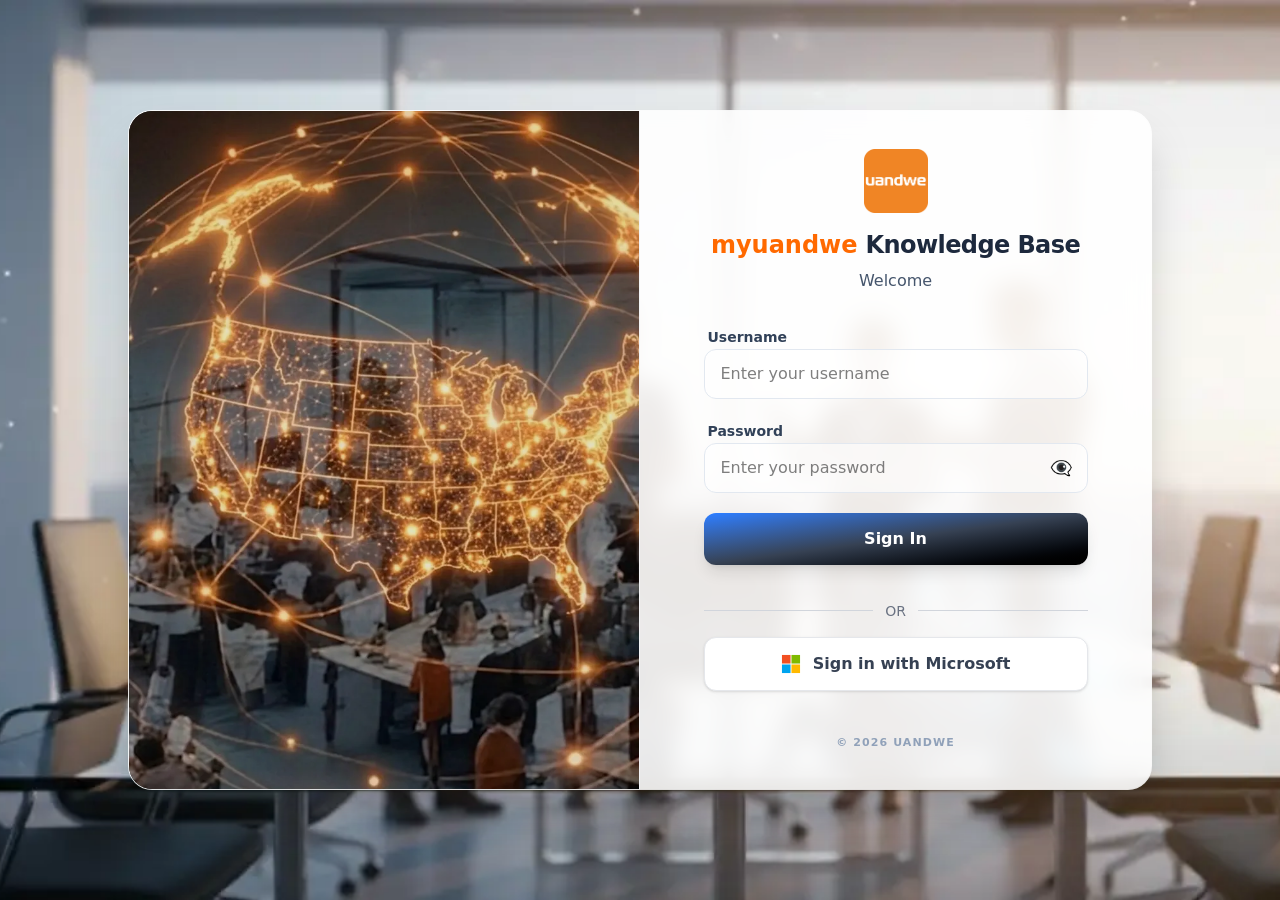
<file: myuandwe/index.html>
<!doctype html>
<html lang="en">
  <head>
    <meta charset="UTF-8" />
    <link rel="icon" type="image/svg+xml" href="/myuandwe/logo.png" />
    <meta name="viewport" content="width=device-width, initial-scale=1.0" />
    <link rel="preconnect" href="https://fonts.googleapis.com">
    <link rel="preconnect" href="https://fonts.gstatic.com" crossorigin>
    <link href="https://fonts.googleapis.com/css2?family=DM+Sans:wght@400;500;600;700;800&display=swap" rel="stylesheet">
    <title>Knowledge Base</title>
    <script type="module" crossorigin src="/myuandwe/assets/index-B0pZZpvG.js"></script>
    <link rel="stylesheet" crossorigin href="/myuandwe/assets/index-BNtQwHTW.css">
  </head>
  <body>
    <div id="root"></div>
  </body>
</html>
</file>
<file: myuandwe/assets/index-BNtQwHTW.css>
@charset "UTF-8";.react-datepicker__navigation-icon:before,.react-datepicker__year-read-view--down-arrow,.react-datepicker__month-read-view--down-arrow,.react-datepicker__month-year-read-view--down-arrow{border-color:#ccc;border-style:solid;border-width:3px 3px 0 0;content:"";display:block;height:9px;position:absolute;top:6px;width:9px}.react-datepicker__sr-only{position:absolute;width:1px;height:1px;padding:0;margin:-1px;overflow:hidden;clip-path:inset(50%);white-space:nowrap;border:0}.react-datepicker-wrapper{display:inline-block;padding:0;border:0}.react-datepicker{font-family:Helvetica Neue,helvetica,arial,sans-serif;font-size:.8rem;background-color:#fff;color:#000;border:1px solid #aeaeae;border-radius:.3rem;display:inline-block;position:relative;line-height:initial}.react-datepicker--time-only .react-datepicker__time-container{border-left:0}.react-datepicker--time-only .react-datepicker__time,.react-datepicker--time-only .react-datepicker__time-box{border-bottom-left-radius:.375em;border-bottom-right-radius:.375em}.react-datepicker-popper{z-index:1;line-height:0}.react-datepicker-popper .react-datepicker__triangle{stroke:#aeaeae}.react-datepicker-popper[data-placement^=bottom] .react-datepicker__triangle{fill:#f0f0f0;color:#f0f0f0}.react-datepicker-popper[data-placement^=top] .react-datepicker__triangle,.react-datepicker-popper--header-middle[data-placement^=bottom] .react-datepicker__triangle,.react-datepicker-popper--header-bottom[data-placement^=bottom] .react-datepicker__triangle{fill:#fff;color:#fff}.react-datepicker-popper--header-bottom[data-placement^=top] .react-datepicker__triangle{fill:#f0f0f0;color:#f0f0f0}.react-datepicker__header{text-align:center;background-color:#f0f0f0;border-bottom:1px solid #aeaeae;border-top-left-radius:.3rem;padding:8px 0;position:relative}.react-datepicker__header--time{padding-bottom:8px;padding-left:5px;padding-right:5px}.react-datepicker__header--time:not(.react-datepicker__header--time--only){border-top-left-radius:0}.react-datepicker__header:not(.react-datepicker__header--has-time-select,.react-datepicker__header--middle,.react-datepicker__header--bottom){border-top-right-radius:.3rem}.react-datepicker__header--middle{border-top:1px solid #aeaeae;border-radius:0;margin-top:4px}.react-datepicker__header--bottom{border-bottom:none;border-top:1px solid #aeaeae;border-radius:0 0 .3rem .3rem}.react-datepicker__header-wrapper{position:relative}.react-datepicker__header-wrapper .react-datepicker__navigation--next--with-time:not(.react-datepicker__navigation--next--with-today-button){right:2px}.react-datepicker__year-dropdown-container--select,.react-datepicker__month-dropdown-container--select,.react-datepicker__month-year-dropdown-container--select,.react-datepicker__year-dropdown-container--scroll,.react-datepicker__month-dropdown-container--scroll,.react-datepicker__month-year-dropdown-container--scroll{display:inline-block;margin:0 15px}.react-datepicker__month-select,.react-datepicker__year-select,.react-datepicker__month-year-select{background-color:transparent;border:1px solid #aeaeae;border-radius:.3rem;color:inherit;cursor:pointer;font-family:inherit;font-size:inherit;margin-top:5px;padding:2px 5px}.react-datepicker__month-select:focus-visible,.react-datepicker__year-select:focus-visible,.react-datepicker__month-year-select:focus-visible{outline:auto 1px}.react-datepicker__current-month,.react-datepicker-time__header,.react-datepicker-year-header{margin-top:0;color:#000;font-weight:700;font-size:.944rem}h2.react-datepicker__current-month{padding:0;margin:0}.react-datepicker-time__header{text-overflow:ellipsis;white-space:nowrap;overflow:hidden}.react-datepicker__navigation{align-items:center;background:none;display:flex;justify-content:center;text-align:center;cursor:pointer;position:absolute;top:2px;padding:0;border:none;z-index:1;height:32px;width:32px;text-indent:-999em;overflow:hidden}.react-datepicker__navigation--previous{left:2px}.react-datepicker__navigation--next{right:2px}.react-datepicker__navigation--next--with-time:not(.react-datepicker__navigation--next--with-today-button){right:85px}.react-datepicker__navigation--years{position:relative;top:0;display:block;margin-left:auto;margin-right:auto}.react-datepicker__navigation--years-previous{top:4px}.react-datepicker__navigation--years-upcoming{top:-4px}.react-datepicker__navigation:hover *:before{border-color:#a6a6a6}.react-datepicker__navigation-icon{position:relative;top:-1px;font-size:20px;width:0}.react-datepicker__navigation-icon--next{left:-2px}.react-datepicker__navigation-icon--next:before{transform:rotate(45deg);left:-7px}.react-datepicker__navigation-icon--previous{right:-2px}.react-datepicker__navigation-icon--previous:before{transform:rotate(225deg);right:-7px}.react-datepicker__month-container{float:left}.react-datepicker__year{margin:.5em;text-align:center}.react-datepicker__year-wrapper{display:flex;flex-wrap:wrap;max-width:180px}.react-datepicker__year .react-datepicker__year-text{display:inline-block;width:5em;margin:2px}.react-datepicker__month{margin:.5em;text-align:center}.react-datepicker__month .react-datepicker__month-text,.react-datepicker__month .react-datepicker__quarter-text{display:inline-block;width:5em;margin:2px}.react-datepicker__input-time-container{clear:both;width:100%;float:left;margin:5px 0 10px 15px;text-align:left}.react-datepicker__input-time-container .react-datepicker-time__caption,.react-datepicker__input-time-container .react-datepicker-time__input-container{display:inline-block}.react-datepicker__input-time-container .react-datepicker-time__input-container .react-datepicker-time__input{display:inline-block;margin-left:10px}.react-datepicker__input-time-container .react-datepicker-time__input-container .react-datepicker-time__input input{width:auto}.react-datepicker__input-time-container .react-datepicker-time__input-container .react-datepicker-time__input input[type=time]::-webkit-inner-spin-button,.react-datepicker__input-time-container .react-datepicker-time__input-container .react-datepicker-time__input input[type=time]::-webkit-outer-spin-button{-webkit-appearance:none;margin:0}.react-datepicker__input-time-container .react-datepicker-time__input-container .react-datepicker-time__input input[type=time]{-moz-appearance:textfield}.react-datepicker__input-time-container .react-datepicker-time__input-container .react-datepicker-time__delimiter{margin-left:5px;display:inline-block}.react-datepicker__time-container{float:right;border-left:1px solid #aeaeae;width:85px}.react-datepicker__time-container--with-today-button{display:inline;border:1px solid #aeaeae;border-radius:.375em;position:absolute;right:-87px;top:0}.react-datepicker__time-container .react-datepicker__time{position:relative;background:#fff;border-bottom-right-radius:.375em}.react-datepicker__time-container .react-datepicker__time .react-datepicker__time-box{width:85px;overflow-x:hidden;margin:0 auto;text-align:center;border-bottom-right-radius:.375em}.react-datepicker__time-container .react-datepicker__time .react-datepicker__time-box ul.react-datepicker__time-list{list-style:none;margin:0;height:calc(195px + 1.0625em);overflow-y:scroll;padding-right:0;padding-left:0;width:100%;box-sizing:content-box}.react-datepicker__time-container .react-datepicker__time .react-datepicker__time-box ul.react-datepicker__time-list li.react-datepicker__time-list-item{height:30px;padding:5px 10px;white-space:nowrap}.react-datepicker__time-container .react-datepicker__time .react-datepicker__time-box ul.react-datepicker__time-list li.react-datepicker__time-list-item:hover{cursor:pointer;background-color:#f0f0f0}.react-datepicker__time-container .react-datepicker__time .react-datepicker__time-box ul.react-datepicker__time-list li.react-datepicker__time-list-item--selected{background-color:#216ba5;color:#fff;font-weight:700}.react-datepicker__time-container .react-datepicker__time .react-datepicker__time-box ul.react-datepicker__time-list li.react-datepicker__time-list-item--selected:hover{background-color:#216ba5}.react-datepicker__time-container .react-datepicker__time .react-datepicker__time-box ul.react-datepicker__time-list li.react-datepicker__time-list-item--disabled{color:#ccc}.react-datepicker__time-container .react-datepicker__time .react-datepicker__time-box ul.react-datepicker__time-list li.react-datepicker__time-list-item--disabled:hover{cursor:default;background-color:transparent}.react-datepicker__week-number{color:#ccc;display:inline-block;width:2.125em;line-height:2.125em;text-align:center;margin:.208em}.react-datepicker__week-number.react-datepicker__week-number--clickable{cursor:pointer}.react-datepicker__week-number.react-datepicker__week-number--clickable:not(.react-datepicker__week-number--selected):hover{border-radius:.3rem;background-color:#f0f0f0}.react-datepicker__week-number--selected{border-radius:.3rem;background-color:#216ba5;color:#fff}.react-datepicker__week-number--selected:hover{background-color:#1d5d90}.react-datepicker__day-names{text-align:center;white-space:nowrap;margin-bottom:-8px}.react-datepicker__week{white-space:nowrap}.react-datepicker__day-name,.react-datepicker__day,.react-datepicker__time-name{color:#000;display:inline-block;width:2.125em;line-height:2.125em;text-align:center;margin:.208em}.react-datepicker__day-name--disabled,.react-datepicker__day--disabled,.react-datepicker__time-name--disabled{cursor:default;color:#ccc}.react-datepicker__day,.react-datepicker__month-text,.react-datepicker__quarter-text,.react-datepicker__year-text{cursor:pointer}.react-datepicker__day:not([aria-disabled=true]):hover,.react-datepicker__month-text:not([aria-disabled=true]):hover,.react-datepicker__quarter-text:not([aria-disabled=true]):hover,.react-datepicker__year-text:not([aria-disabled=true]):hover{border-radius:.3rem;background-color:#f0f0f0}.react-datepicker__day--today,.react-datepicker__month-text--today,.react-datepicker__quarter-text--today,.react-datepicker__year-text--today{font-weight:700}.react-datepicker__day--highlighted,.react-datepicker__month-text--highlighted,.react-datepicker__quarter-text--highlighted,.react-datepicker__year-text--highlighted{border-radius:.3rem;background-color:#3dcc4a;color:#fff}.react-datepicker__day--highlighted:not([aria-disabled=true]):hover,.react-datepicker__month-text--highlighted:not([aria-disabled=true]):hover,.react-datepicker__quarter-text--highlighted:not([aria-disabled=true]):hover,.react-datepicker__year-text--highlighted:not([aria-disabled=true]):hover{background-color:#32be3f}.react-datepicker__day--highlighted-custom-1,.react-datepicker__month-text--highlighted-custom-1,.react-datepicker__quarter-text--highlighted-custom-1,.react-datepicker__year-text--highlighted-custom-1{color:#f0f}.react-datepicker__day--highlighted-custom-2,.react-datepicker__month-text--highlighted-custom-2,.react-datepicker__quarter-text--highlighted-custom-2,.react-datepicker__year-text--highlighted-custom-2{color:green}.react-datepicker__day--holidays,.react-datepicker__month-text--holidays,.react-datepicker__quarter-text--holidays,.react-datepicker__year-text--holidays{position:relative;border-radius:.3rem;background-color:#ff6803;color:#fff}.react-datepicker__day--holidays .overlay,.react-datepicker__month-text--holidays .overlay,.react-datepicker__quarter-text--holidays .overlay,.react-datepicker__year-text--holidays .overlay{position:absolute;bottom:100%;left:50%;transform:translate(-50%);background-color:#333;color:#fff;padding:4px;border-radius:4px;white-space:nowrap;visibility:hidden;opacity:0;transition:visibility 0s,opacity .3s ease-in-out}.react-datepicker__day--holidays:not([aria-disabled=true]):hover,.react-datepicker__month-text--holidays:not([aria-disabled=true]):hover,.react-datepicker__quarter-text--holidays:not([aria-disabled=true]):hover,.react-datepicker__year-text--holidays:not([aria-disabled=true]):hover{background-color:#cf5300}.react-datepicker__day--holidays:hover .overlay,.react-datepicker__month-text--holidays:hover .overlay,.react-datepicker__quarter-text--holidays:hover .overlay,.react-datepicker__year-text--holidays:hover .overlay{visibility:visible;opacity:1}.react-datepicker__day--selected,.react-datepicker__day--in-selecting-range,.react-datepicker__day--in-range,.react-datepicker__month-text--selected,.react-datepicker__month-text--in-selecting-range,.react-datepicker__month-text--in-range,.react-datepicker__quarter-text--selected,.react-datepicker__quarter-text--in-selecting-range,.react-datepicker__quarter-text--in-range,.react-datepicker__year-text--selected,.react-datepicker__year-text--in-selecting-range,.react-datepicker__year-text--in-range{border-radius:.3rem;background-color:#216ba5;color:#fff}.react-datepicker__day--selected:not([aria-disabled=true]):hover,.react-datepicker__day--in-selecting-range:not([aria-disabled=true]):hover,.react-datepicker__day--in-range:not([aria-disabled=true]):hover,.react-datepicker__month-text--selected:not([aria-disabled=true]):hover,.react-datepicker__month-text--in-selecting-range:not([aria-disabled=true]):hover,.react-datepicker__month-text--in-range:not([aria-disabled=true]):hover,.react-datepicker__quarter-text--selected:not([aria-disabled=true]):hover,.react-datepicker__quarter-text--in-selecting-range:not([aria-disabled=true]):hover,.react-datepicker__quarter-text--in-range:not([aria-disabled=true]):hover,.react-datepicker__year-text--selected:not([aria-disabled=true]):hover,.react-datepicker__year-text--in-selecting-range:not([aria-disabled=true]):hover,.react-datepicker__year-text--in-range:not([aria-disabled=true]):hover{background-color:#1d5d90}.react-datepicker__day--keyboard-selected,.react-datepicker__month-text--keyboard-selected,.react-datepicker__quarter-text--keyboard-selected,.react-datepicker__year-text--keyboard-selected{border-radius:.3rem;background-color:#bad9f1;color:#000}.react-datepicker__day--keyboard-selected:not([aria-disabled=true]):hover,.react-datepicker__month-text--keyboard-selected:not([aria-disabled=true]):hover,.react-datepicker__quarter-text--keyboard-selected:not([aria-disabled=true]):hover,.react-datepicker__year-text--keyboard-selected:not([aria-disabled=true]):hover{background-color:#1d5d90;color:#fff}.react-datepicker__day--in-selecting-range:not(.react-datepicker__day--in-range,.react-datepicker__month-text--in-range,.react-datepicker__quarter-text--in-range,.react-datepicker__year-text--in-range),.react-datepicker__month-text--in-selecting-range:not(.react-datepicker__day--in-range,.react-datepicker__month-text--in-range,.react-datepicker__quarter-text--in-range,.react-datepicker__year-text--in-range),.react-datepicker__quarter-text--in-selecting-range:not(.react-datepicker__day--in-range,.react-datepicker__month-text--in-range,.react-datepicker__quarter-text--in-range,.react-datepicker__year-text--in-range),.react-datepicker__year-text--in-selecting-range:not(.react-datepicker__day--in-range,.react-datepicker__month-text--in-range,.react-datepicker__quarter-text--in-range,.react-datepicker__year-text--in-range){background-color:#216ba580}.react-datepicker__month--selecting-range .react-datepicker__day--in-range:not(.react-datepicker__day--in-selecting-range,.react-datepicker__month-text--in-selecting-range,.react-datepicker__quarter-text--in-selecting-range,.react-datepicker__year-text--in-selecting-range),.react-datepicker__year--selecting-range .react-datepicker__day--in-range:not(.react-datepicker__day--in-selecting-range,.react-datepicker__month-text--in-selecting-range,.react-datepicker__quarter-text--in-selecting-range,.react-datepicker__year-text--in-selecting-range),.react-datepicker__month--selecting-range .react-datepicker__month-text--in-range:not(.react-datepicker__day--in-selecting-range,.react-datepicker__month-text--in-selecting-range,.react-datepicker__quarter-text--in-selecting-range,.react-datepicker__year-text--in-selecting-range),.react-datepicker__year--selecting-range .react-datepicker__month-text--in-range:not(.react-datepicker__day--in-selecting-range,.react-datepicker__month-text--in-selecting-range,.react-datepicker__quarter-text--in-selecting-range,.react-datepicker__year-text--in-selecting-range),.react-datepicker__month--selecting-range .react-datepicker__quarter-text--in-range:not(.react-datepicker__day--in-selecting-range,.react-datepicker__month-text--in-selecting-range,.react-datepicker__quarter-text--in-selecting-range,.react-datepicker__year-text--in-selecting-range),.react-datepicker__year--selecting-range .react-datepicker__quarter-text--in-range:not(.react-datepicker__day--in-selecting-range,.react-datepicker__month-text--in-selecting-range,.react-datepicker__quarter-text--in-selecting-range,.react-datepicker__year-text--in-selecting-range),.react-datepicker__month--selecting-range .react-datepicker__year-text--in-range:not(.react-datepicker__day--in-selecting-range,.react-datepicker__month-text--in-selecting-range,.react-datepicker__quarter-text--in-selecting-range,.react-datepicker__year-text--in-selecting-range),.react-datepicker__year--selecting-range .react-datepicker__year-text--in-range:not(.react-datepicker__day--in-selecting-range,.react-datepicker__month-text--in-selecting-range,.react-datepicker__quarter-text--in-selecting-range,.react-datepicker__year-text--in-selecting-range){background-color:#f0f0f0;color:#000}.react-datepicker__day--disabled,.react-datepicker__month-text--disabled,.react-datepicker__quarter-text--disabled,.react-datepicker__year-text--disabled{cursor:default;color:#ccc}.react-datepicker__day--disabled .overlay,.react-datepicker__month-text--disabled .overlay,.react-datepicker__quarter-text--disabled .overlay,.react-datepicker__year-text--disabled .overlay{position:absolute;bottom:70%;left:50%;transform:translate(-50%);background-color:#333;color:#fff;padding:4px;border-radius:4px;white-space:nowrap;visibility:hidden;opacity:0;transition:visibility 0s,opacity .3s ease-in-out}.react-datepicker__input-container{position:relative;display:inline-block;width:100%}.react-datepicker__input-container .react-datepicker__calendar-icon{position:absolute;padding:.625em;box-sizing:content-box}.react-datepicker__view-calendar-icon input{padding:6px 10px 5px 25px}.react-datepicker__year-read-view,.react-datepicker__month-read-view,.react-datepicker__month-year-read-view{border:1px solid transparent;border-radius:.3rem;position:relative}.react-datepicker__year-read-view:hover,.react-datepicker__month-read-view:hover,.react-datepicker__month-year-read-view:hover{cursor:pointer}.react-datepicker__year-read-view:hover .react-datepicker__year-read-view--down-arrow,.react-datepicker__year-read-view:hover .react-datepicker__month-read-view--down-arrow,.react-datepicker__month-read-view:hover .react-datepicker__year-read-view--down-arrow,.react-datepicker__month-read-view:hover .react-datepicker__month-read-view--down-arrow,.react-datepicker__month-year-read-view:hover .react-datepicker__year-read-view--down-arrow,.react-datepicker__month-year-read-view:hover .react-datepicker__month-read-view--down-arrow{border-top-color:#b3b3b3}.react-datepicker__year-read-view--down-arrow,.react-datepicker__month-read-view--down-arrow,.react-datepicker__month-year-read-view--down-arrow{transform:rotate(135deg);right:-16px;top:0}.react-datepicker__year-dropdown,.react-datepicker__month-dropdown,.react-datepicker__month-year-dropdown{background-color:#f0f0f0;position:absolute;width:50%;left:25%;top:30px;z-index:1;text-align:center;border-radius:.3rem;border:1px solid #aeaeae}.react-datepicker__year-dropdown:hover,.react-datepicker__month-dropdown:hover,.react-datepicker__month-year-dropdown:hover{cursor:pointer}.react-datepicker__year-dropdown--scrollable,.react-datepicker__month-dropdown--scrollable,.react-datepicker__month-year-dropdown--scrollable{height:150px;overflow-y:scroll}.react-datepicker__year-option,.react-datepicker__month-option,.react-datepicker__month-year-option{line-height:20px;width:100%;display:block;margin-left:auto;margin-right:auto}.react-datepicker__year-option:first-of-type,.react-datepicker__month-option:first-of-type,.react-datepicker__month-year-option:first-of-type{border-top-left-radius:.3rem;border-top-right-radius:.3rem}.react-datepicker__year-option:last-of-type,.react-datepicker__month-option:last-of-type,.react-datepicker__month-year-option:last-of-type{-webkit-user-select:none;-moz-user-select:none;-ms-user-select:none;user-select:none;border-bottom-left-radius:.3rem;border-bottom-right-radius:.3rem}.react-datepicker__year-option:hover,.react-datepicker__month-option:hover,.react-datepicker__month-year-option:hover{background-color:#ccc}.react-datepicker__year-option:hover .react-datepicker__navigation--years-upcoming,.react-datepicker__month-option:hover .react-datepicker__navigation--years-upcoming,.react-datepicker__month-year-option:hover .react-datepicker__navigation--years-upcoming{border-bottom-color:#b3b3b3}.react-datepicker__year-option:hover .react-datepicker__navigation--years-previous,.react-datepicker__month-option:hover .react-datepicker__navigation--years-previous,.react-datepicker__month-year-option:hover .react-datepicker__navigation--years-previous{border-top-color:#b3b3b3}.react-datepicker__year-option--selected,.react-datepicker__month-option--selected,.react-datepicker__month-year-option--selected{position:absolute;left:15px}.react-datepicker__close-icon{cursor:pointer;background-color:transparent;border:0;outline:0;padding:0 6px 0 0;position:absolute;top:0;right:0;height:100%;display:table-cell;vertical-align:middle}.react-datepicker__close-icon:after{cursor:pointer;background-color:#216ba5;color:#fff;border-radius:50%;height:16px;width:16px;padding:2px;font-size:12px;line-height:1;text-align:center;display:table-cell;vertical-align:middle;content:"×"}.react-datepicker__close-icon--disabled{cursor:default}.react-datepicker__close-icon--disabled:after{cursor:default;background-color:#ccc}.react-datepicker__today-button{background:#f0f0f0;border-top:1px solid #aeaeae;cursor:pointer;text-align:center;font-weight:700;padding:5px 0;clear:left}.react-datepicker__portal{position:fixed;width:100vw;height:100vh;background-color:#000c;left:0;top:0;justify-content:center;align-items:center;display:flex;z-index:2147483647}.react-datepicker__children-container{width:17.25em;margin:.5em;padding-right:.25em;padding-left:.25em;height:auto}.react-datepicker__aria-live{position:absolute;clip-path:circle(0);border:0;height:1px;margin:-1px;overflow:hidden;padding:0;width:1px;white-space:nowrap}.react-datepicker__calendar-icon{width:1em;height:1em;vertical-align:-.125em}.react-datepicker-popper-offset{margin-top:-.7em}@layer properties{@supports (((-webkit-hyphens:none)) and (not (margin-trim:inline))) or ((-moz-orient:inline) and (not (color:rgb(from red r g b)))){*,:before,:after,::backdrop{--tw-translate-x:0;--tw-translate-y:0;--tw-translate-z:0;--tw-rotate-x:initial;--tw-rotate-y:initial;--tw-rotate-z:initial;--tw-skew-x:initial;--tw-skew-y:initial;--tw-scroll-snap-strictness:proximity;--tw-space-y-reverse:0;--tw-divide-y-reverse:0;--tw-border-style:solid;--tw-gradient-position:initial;--tw-gradient-from:#0000;--tw-gradient-via:#0000;--tw-gradient-to:#0000;--tw-gradient-stops:initial;--tw-gradient-via-stops:initial;--tw-gradient-from-position:0%;--tw-gradient-via-position:50%;--tw-gradient-to-position:100%;--tw-leading:initial;--tw-font-weight:initial;--tw-tracking:initial;--tw-ordinal:initial;--tw-slashed-zero:initial;--tw-numeric-figure:initial;--tw-numeric-spacing:initial;--tw-numeric-fraction:initial;--tw-shadow:0 0 #0000;--tw-shadow-color:initial;--tw-shadow-alpha:100%;--tw-inset-shadow:0 0 #0000;--tw-inset-shadow-color:initial;--tw-inset-shadow-alpha:100%;--tw-ring-color:initial;--tw-ring-shadow:0 0 #0000;--tw-inset-ring-color:initial;--tw-inset-ring-shadow:0 0 #0000;--tw-ring-inset:initial;--tw-ring-offset-width:0px;--tw-ring-offset-color:#fff;--tw-ring-offset-shadow:0 0 #0000;--tw-outline-style:solid;--tw-blur:initial;--tw-brightness:initial;--tw-contrast:initial;--tw-grayscale:initial;--tw-hue-rotate:initial;--tw-invert:initial;--tw-opacity:initial;--tw-saturate:initial;--tw-sepia:initial;--tw-drop-shadow:initial;--tw-drop-shadow-color:initial;--tw-drop-shadow-alpha:100%;--tw-drop-shadow-size:initial;--tw-backdrop-blur:initial;--tw-backdrop-brightness:initial;--tw-backdrop-contrast:initial;--tw-backdrop-grayscale:initial;--tw-backdrop-hue-rotate:initial;--tw-backdrop-invert:initial;--tw-backdrop-opacity:initial;--tw-backdrop-saturate:initial;--tw-backdrop-sepia:initial;--tw-duration:initial;--tw-ease:initial;--tw-scale-x:1;--tw-scale-y:1;--tw-scale-z:1}}}@layer theme{:root,:host{--font-sans:ui-sans-serif,system-ui,sans-serif,"Apple Color Emoji","Segoe UI Emoji","Segoe UI Symbol","Noto Color Emoji";--font-mono:ui-monospace,SFMono-Regular,Menlo,Monaco,Consolas,"Liberation Mono","Courier New",monospace;--color-red-50:oklch(97.1% .013 17.38);--color-red-100:oklch(93.6% .032 17.717);--color-red-200:oklch(88.5% .062 18.334);--color-red-300:oklch(80.8% .114 19.571);--color-red-400:oklch(70.4% .191 22.216);--color-red-500:oklch(63.7% .237 25.331);--color-red-600:oklch(57.7% .245 27.325);--color-red-700:oklch(50.5% .213 27.518);--color-red-800:oklch(44.4% .177 26.899);--color-red-900:oklch(39.6% .141 25.723);--color-orange-50:oklch(98% .016 73.684);--color-orange-100:oklch(95.4% .038 75.164);--color-orange-200:oklch(90.1% .076 70.697);--color-orange-400:oklch(75% .183 55.934);--color-orange-500:oklch(70.5% .213 47.604);--color-orange-600:oklch(64.6% .222 41.116);--color-orange-700:oklch(55.3% .195 38.402);--color-orange-800:oklch(47% .157 37.304);--color-orange-900:oklch(40.8% .123 38.172);--color-amber-50:oklch(98.7% .022 95.277);--color-amber-100:oklch(96.2% .059 95.617);--color-amber-200:oklch(92.4% .12 95.746);--color-amber-300:oklch(87.9% .169 91.605);--color-amber-400:oklch(82.8% .189 84.429);--color-amber-500:oklch(76.9% .188 70.08);--color-amber-600:oklch(66.6% .179 58.318);--color-amber-700:oklch(55.5% .163 48.998);--color-amber-800:oklch(47.3% .137 46.201);--color-amber-900:oklch(41.4% .112 45.904);--color-amber-950:oklch(27.9% .077 45.635);--color-yellow-50:oklch(98.7% .026 102.212);--color-yellow-100:oklch(97.3% .071 103.193);--color-yellow-200:oklch(94.5% .129 101.54);--color-yellow-400:oklch(85.2% .199 91.936);--color-yellow-500:oklch(79.5% .184 86.047);--color-yellow-600:oklch(68.1% .162 75.834);--color-yellow-700:oklch(55.4% .135 66.442);--color-yellow-800:oklch(47.6% .114 61.907);--color-green-50:oklch(98.2% .018 155.826);--color-green-100:oklch(96.2% .044 156.743);--color-green-200:oklch(92.5% .084 155.995);--color-green-300:oklch(87.1% .15 154.449);--color-green-400:oklch(79.2% .209 151.711);--color-green-500:oklch(72.3% .219 149.579);--color-green-600:oklch(62.7% .194 149.214);--color-green-700:oklch(52.7% .154 150.069);--color-green-800:oklch(44.8% .119 151.328);--color-emerald-50:oklch(97.9% .021 166.113);--color-emerald-100:oklch(95% .052 163.051);--color-emerald-200:oklch(90.5% .093 164.15);--color-emerald-300:oklch(84.5% .143 164.978);--color-emerald-400:oklch(76.5% .177 163.223);--color-emerald-500:oklch(69.6% .17 162.48);--color-emerald-600:oklch(59.6% .145 163.225);--color-emerald-700:oklch(50.8% .118 165.612);--color-emerald-800:oklch(43.2% .095 166.913);--color-emerald-900:oklch(37.8% .077 168.94);--color-teal-50:oklch(98.4% .014 180.72);--color-teal-100:oklch(95.3% .051 180.801);--color-teal-200:oklch(91% .096 180.426);--color-teal-400:oklch(77.7% .152 181.912);--color-teal-500:oklch(70.4% .14 182.503);--color-teal-600:oklch(60% .118 184.704);--color-teal-700:oklch(51.1% .096 186.391);--color-teal-800:oklch(43.7% .078 188.216);--color-cyan-50:oklch(98.4% .019 200.873);--color-cyan-200:oklch(91.7% .08 205.041);--color-cyan-400:oklch(78.9% .154 211.53);--color-cyan-700:oklch(52% .105 223.128);--color-sky-50:oklch(97.7% .013 236.62);--color-sky-200:oklch(90.1% .058 230.902);--color-sky-700:oklch(50% .134 242.749);--color-blue-50:oklch(97% .014 254.604);--color-blue-100:oklch(93.2% .032 255.585);--color-blue-200:oklch(88.2% .059 254.128);--color-blue-300:oklch(80.9% .105 251.813);--color-blue-400:oklch(70.7% .165 254.624);--color-blue-500:oklch(62.3% .214 259.815);--color-blue-600:oklch(54.6% .245 262.881);--color-blue-700:oklch(48.8% .243 264.376);--color-blue-800:oklch(42.4% .199 265.638);--color-blue-900:oklch(37.9% .146 265.522);--color-indigo-50:oklch(96.2% .018 272.314);--color-indigo-100:oklch(93% .034 272.788);--color-indigo-200:oklch(87% .065 274.039);--color-indigo-300:oklch(78.5% .115 274.713);--color-indigo-400:oklch(67.3% .182 276.935);--color-indigo-500:oklch(58.5% .233 277.117);--color-indigo-600:oklch(51.1% .262 276.966);--color-indigo-700:oklch(45.7% .24 277.023);--color-indigo-800:oklch(39.8% .195 277.366);--color-indigo-900:oklch(35.9% .144 278.697);--color-violet-50:oklch(96.9% .016 293.756);--color-violet-500:oklch(60.6% .25 292.717);--color-violet-600:oklch(54.1% .281 293.009);--color-purple-50:oklch(97.7% .014 308.299);--color-purple-100:oklch(94.6% .033 307.174);--color-purple-200:oklch(90.2% .063 306.703);--color-purple-300:oklch(82.7% .119 306.383);--color-purple-400:oklch(71.4% .203 305.504);--color-purple-500:oklch(62.7% .265 303.9);--color-purple-600:oklch(55.8% .288 302.321);--color-purple-700:oklch(49.6% .265 301.924);--color-purple-800:oklch(43.8% .218 303.724);--color-purple-900:oklch(38.1% .176 304.987);--color-fuchsia-100:oklch(95.2% .037 318.852);--color-pink-50:oklch(97.1% .014 343.198);--color-pink-100:oklch(94.8% .028 342.258);--color-pink-200:oklch(89.9% .061 343.231);--color-pink-400:oklch(71.8% .202 349.761);--color-pink-500:oklch(65.6% .241 354.308);--color-pink-600:oklch(59.2% .249 .584);--color-pink-700:oklch(52.5% .223 3.958);--color-rose-50:oklch(96.9% .015 12.422);--color-rose-100:oklch(94.1% .03 12.58);--color-rose-200:oklch(89.2% .058 10.001);--color-rose-300:oklch(81% .117 11.638);--color-rose-400:oklch(71.2% .194 13.428);--color-rose-500:oklch(64.5% .246 16.439);--color-rose-600:oklch(58.6% .253 17.585);--color-rose-700:oklch(51.4% .222 16.935);--color-rose-800:oklch(45.5% .188 13.697);--color-rose-900:oklch(41% .159 10.272);--color-slate-50:oklch(98.4% .003 247.858);--color-slate-100:oklch(96.8% .007 247.896);--color-slate-200:oklch(92.9% .013 255.508);--color-slate-300:oklch(86.9% .022 252.894);--color-slate-400:oklch(70.4% .04 256.788);--color-slate-500:oklch(55.4% .046 257.417);--color-slate-600:oklch(44.6% .043 257.281);--color-slate-700:oklch(37.2% .044 257.287);--color-slate-800:oklch(27.9% .041 260.031);--color-slate-900:oklch(20.8% .042 265.755);--color-gray-50:oklch(98.5% .002 247.839);--color-gray-100:oklch(96.7% .003 264.542);--color-gray-200:oklch(92.8% .006 264.531);--color-gray-300:oklch(87.2% .01 258.338);--color-gray-400:oklch(70.7% .022 261.325);--color-gray-500:oklch(55.1% .027 264.364);--color-gray-600:oklch(44.6% .03 256.802);--color-gray-700:oklch(37.3% .034 259.733);--color-gray-800:oklch(27.8% .033 256.848);--color-gray-900:oklch(21% .034 264.665);--color-black:#000;--color-white:#fff;--spacing:.25rem;--container-xs:20rem;--container-sm:24rem;--container-md:28rem;--container-lg:32rem;--container-xl:36rem;--container-2xl:42rem;--container-3xl:48rem;--container-4xl:56rem;--container-5xl:64rem;--container-6xl:72rem;--container-7xl:80rem;--text-xs:.75rem;--text-xs--line-height:calc(1/.75);--text-sm:.875rem;--text-sm--line-height:calc(1.25/.875);--text-base:1rem;--text-base--line-height: 1.5 ;--text-lg:1.125rem;--text-lg--line-height:calc(1.75/1.125);--text-xl:1.25rem;--text-xl--line-height:calc(1.75/1.25);--text-2xl:1.5rem;--text-2xl--line-height:calc(2/1.5);--text-3xl:1.875rem;--text-3xl--line-height: 1.2 ;--text-4xl:2.25rem;--text-4xl--line-height:calc(2.5/2.25);--text-5xl:3rem;--text-5xl--line-height:1;--text-6xl:3.75rem;--text-6xl--line-height:1;--font-weight-normal:400;--font-weight-medium:500;--font-weight-semibold:600;--font-weight-bold:700;--font-weight-extrabold:800;--tracking-tight:-.025em;--tracking-wide:.025em;--tracking-wider:.05em;--tracking-widest:.1em;--leading-tight:1.25;--leading-snug:1.375;--leading-relaxed:1.625;--radius-sm:.25rem;--radius-md:.375rem;--radius-lg:.5rem;--radius-xl:.75rem;--radius-2xl:1rem;--radius-3xl:1.5rem;--drop-shadow-md:0 3px 3px #0000001f;--drop-shadow-lg:0 4px 4px #00000026;--ease-out:cubic-bezier(0,0,.2,1);--ease-in-out:cubic-bezier(.4,0,.2,1);--animate-spin:spin 1s linear infinite;--animate-ping:ping 1s cubic-bezier(0,0,.2,1)infinite;--animate-pulse:pulse 2s cubic-bezier(.4,0,.6,1)infinite;--blur-xs:4px;--blur-sm:8px;--blur-md:12px;--blur-lg:16px;--blur-xl:24px;--blur-2xl:40px;--blur-3xl:64px;--aspect-video:16/9;--default-transition-duration:.15s;--default-transition-timing-function:cubic-bezier(.4,0,.2,1);--default-font-family:var(--font-sans);--default-mono-font-family:var(--font-mono)}}@layer base{*,:after,:before,::backdrop{box-sizing:border-box;border:0 solid;margin:0;padding:0}::file-selector-button{box-sizing:border-box;border:0 solid;margin:0;padding:0}html,:host{-webkit-text-size-adjust:100%;tab-size:4;line-height:1.5;font-family:var(--default-font-family,ui-sans-serif,system-ui,sans-serif,"Apple Color Emoji","Segoe UI Emoji","Segoe UI Symbol","Noto Color Emoji");font-feature-settings:var(--default-font-feature-settings,normal);font-variation-settings:var(--default-font-variation-settings,normal);-webkit-tap-highlight-color:transparent}hr{height:0;color:inherit;border-top-width:1px}abbr:where([title]){-webkit-text-decoration:underline dotted;text-decoration:underline dotted}h1,h2,h3,h4,h5,h6{font-size:inherit;font-weight:inherit}a{color:inherit;-webkit-text-decoration:inherit;text-decoration:inherit}b,strong{font-weight:bolder}code,kbd,samp,pre{font-family:var(--default-mono-font-family,ui-monospace,SFMono-Regular,Menlo,Monaco,Consolas,"Liberation Mono","Courier New",monospace);font-feature-settings:var(--default-mono-font-feature-settings,normal);font-variation-settings:var(--default-mono-font-variation-settings,normal);font-size:1em}small{font-size:80%}sub,sup{vertical-align:baseline;font-size:75%;line-height:0;position:relative}sub{bottom:-.25em}sup{top:-.5em}table{text-indent:0;border-color:inherit;border-collapse:collapse}:-moz-focusring{outline:auto}progress{vertical-align:baseline}summary{display:list-item}ol,ul,menu{list-style:none}img,svg,video,canvas,audio,iframe,embed,object{vertical-align:middle;display:block}img,video{max-width:100%;height:auto}button,input,select,optgroup,textarea{font:inherit;font-feature-settings:inherit;font-variation-settings:inherit;letter-spacing:inherit;color:inherit;opacity:1;background-color:#0000;border-radius:0}::file-selector-button{font:inherit;font-feature-settings:inherit;font-variation-settings:inherit;letter-spacing:inherit;color:inherit;opacity:1;background-color:#0000;border-radius:0}:where(select:is([multiple],[size])) optgroup{font-weight:bolder}:where(select:is([multiple],[size])) optgroup option{padding-inline-start:20px}::file-selector-button{margin-inline-end:4px}::placeholder{opacity:1}@supports (not ((-webkit-appearance:-apple-pay-button))) or (contain-intrinsic-size:1px){::placeholder{color:currentColor}@supports (color:color-mix(in lab,red,red)){::placeholder{color:color-mix(in oklab,currentcolor 50%,transparent)}}}textarea{resize:vertical}::-webkit-search-decoration{-webkit-appearance:none}::-webkit-date-and-time-value{min-height:1lh;text-align:inherit}::-webkit-datetime-edit{display:inline-flex}::-webkit-datetime-edit-fields-wrapper{padding:0}::-webkit-datetime-edit{padding-block:0}::-webkit-datetime-edit-year-field{padding-block:0}::-webkit-datetime-edit-month-field{padding-block:0}::-webkit-datetime-edit-day-field{padding-block:0}::-webkit-datetime-edit-hour-field{padding-block:0}::-webkit-datetime-edit-minute-field{padding-block:0}::-webkit-datetime-edit-second-field{padding-block:0}::-webkit-datetime-edit-millisecond-field{padding-block:0}::-webkit-datetime-edit-meridiem-field{padding-block:0}::-webkit-calendar-picker-indicator{line-height:1}:-moz-ui-invalid{box-shadow:none}button,input:where([type=button],[type=reset],[type=submit]){appearance:button}::file-selector-button{appearance:button}::-webkit-inner-spin-button{height:auto}::-webkit-outer-spin-button{height:auto}[hidden]:where(:not([hidden=until-found])){display:none!important}}@layer components;@layer utilities{.pointer-events-auto{pointer-events:auto}.pointer-events-none{pointer-events:none}.collapse{visibility:collapse}.visible{visibility:visible}.absolute{position:absolute}.fixed{position:fixed}.relative{position:relative}.static{position:static}.sticky{position:sticky}.inset-0{inset:calc(var(--spacing)*0)}.inset-2{inset:calc(var(--spacing)*2)}.inset-y-0{inset-block:calc(var(--spacing)*0)}.-top-1{top:calc(var(--spacing)*-1)}.-top-2{top:calc(var(--spacing)*-2)}.-top-40{top:calc(var(--spacing)*-40)}.top-0{top:calc(var(--spacing)*0)}.top-1\/2{top:50%}.top-2{top:calc(var(--spacing)*2)}.top-2\.5{top:calc(var(--spacing)*2.5)}.top-3{top:calc(var(--spacing)*3)}.top-3\.5{top:calc(var(--spacing)*3.5)}.top-4{top:calc(var(--spacing)*4)}.top-6{top:calc(var(--spacing)*6)}.top-10{top:calc(var(--spacing)*10)}.top-16{top:calc(var(--spacing)*16)}.top-20{top:calc(var(--spacing)*20)}.top-24{top:calc(var(--spacing)*24)}.top-\[20\%\]{top:20%}.top-full{top:100%}.-right-1{right:calc(var(--spacing)*-1)}.-right-2{right:calc(var(--spacing)*-2)}.-right-8{right:calc(var(--spacing)*-8)}.-right-40{right:calc(var(--spacing)*-40)}.right-0{right:calc(var(--spacing)*0)}.right-1\.5{right:calc(var(--spacing)*1.5)}.right-2{right:calc(var(--spacing)*2)}.right-3{right:calc(var(--spacing)*3)}.right-4{right:calc(var(--spacing)*4)}.right-6{right:calc(var(--spacing)*6)}.right-10{right:calc(var(--spacing)*10)}.-bottom-1{bottom:calc(var(--spacing)*-1)}.-bottom-8{bottom:calc(var(--spacing)*-8)}.-bottom-40{bottom:calc(var(--spacing)*-40)}.bottom-0{bottom:calc(var(--spacing)*0)}.bottom-2{bottom:calc(var(--spacing)*2)}.bottom-3{bottom:calc(var(--spacing)*3)}.bottom-4{bottom:calc(var(--spacing)*4)}.bottom-10{bottom:calc(var(--spacing)*10)}.bottom-full{bottom:100%}.-left-40{left:calc(var(--spacing)*-40)}.left-0{left:calc(var(--spacing)*0)}.left-1\/2{left:50%}.left-3{left:calc(var(--spacing)*3)}.left-3\.5{left:calc(var(--spacing)*3.5)}.left-4{left:calc(var(--spacing)*4)}.left-10{left:calc(var(--spacing)*10)}.\!z-\[9999\]{z-index:9999!important}.z-10{z-index:10}.z-20{z-index:20}.z-30{z-index:30}.z-40{z-index:40}.z-50{z-index:50}.z-\[21\]{z-index:21}.z-\[22\]{z-index:22}.z-\[23\]{z-index:23}.z-\[24\]{z-index:24}.z-\[25\]{z-index:25}.z-\[26\]{z-index:26}.z-\[27\]{z-index:27}.z-\[60\]{z-index:60}.z-\[70\]{z-index:70}.z-\[75\]{z-index:75}.z-\[100\]{z-index:100}.z-\[200\]{z-index:200}.z-\[300\]{z-index:300}.z-\[1000\]{z-index:1000}.z-\[9999\]{z-index:9999}.order-1{order:1}.order-2{order:2}.order-3{order:3}.col-span-1{grid-column:span 1/span 1}.col-span-2{grid-column:span 2/span 2}.container{width:100%}@media(min-width:40rem){.container{max-width:40rem}}@media(min-width:48rem){.container{max-width:48rem}}@media(min-width:64rem){.container{max-width:64rem}}@media(min-width:80rem){.container{max-width:80rem}}@media(min-width:96rem){.container{max-width:96rem}}.m-0{margin:calc(var(--spacing)*0)}.m-auto{margin:auto}.-mx-8{margin-inline:calc(var(--spacing)*-8)}.mx-1{margin-inline:calc(var(--spacing)*1)}.mx-auto{margin-inline:auto}.my-1{margin-block:calc(var(--spacing)*1)}.my-2{margin-block:calc(var(--spacing)*2)}.my-4{margin-block:calc(var(--spacing)*4)}.my-8{margin-block:calc(var(--spacing)*8)}.my-auto{margin-block:auto}.-mt-0\.5{margin-top:calc(var(--spacing)*-.5)}.-mt-2{margin-top:calc(var(--spacing)*-2)}.mt-0\.5{margin-top:calc(var(--spacing)*.5)}.mt-1{margin-top:calc(var(--spacing)*1)}.mt-1\.5{margin-top:calc(var(--spacing)*1.5)}.mt-2{margin-top:calc(var(--spacing)*2)}.mt-2\.5{margin-top:calc(var(--spacing)*2.5)}.mt-3{margin-top:calc(var(--spacing)*3)}.mt-3\.5{margin-top:calc(var(--spacing)*3.5)}.mt-4{margin-top:calc(var(--spacing)*4)}.mt-5{margin-top:calc(var(--spacing)*5)}.mt-6{margin-top:calc(var(--spacing)*6)}.mt-8{margin-top:calc(var(--spacing)*8)}.mt-16{margin-top:calc(var(--spacing)*16)}.mt-\[3px\]{margin-top:3px}.mt-auto{margin-top:auto}.mr-0{margin-right:calc(var(--spacing)*0)}.mr-1{margin-right:calc(var(--spacing)*1)}.mr-2{margin-right:calc(var(--spacing)*2)}.mr-3{margin-right:calc(var(--spacing)*3)}.mr-auto{margin-right:auto}.mb-0\.5{margin-bottom:calc(var(--spacing)*.5)}.mb-1{margin-bottom:calc(var(--spacing)*1)}.mb-1\.5{margin-bottom:calc(var(--spacing)*1.5)}.mb-2{margin-bottom:calc(var(--spacing)*2)}.mb-2\.5{margin-bottom:calc(var(--spacing)*2.5)}.mb-3{margin-bottom:calc(var(--spacing)*3)}.mb-3\.5{margin-bottom:calc(var(--spacing)*3.5)}.mb-4{margin-bottom:calc(var(--spacing)*4)}.mb-5{margin-bottom:calc(var(--spacing)*5)}.mb-6{margin-bottom:calc(var(--spacing)*6)}.mb-8{margin-bottom:calc(var(--spacing)*8)}.mb-10{margin-bottom:calc(var(--spacing)*10)}.mb-12{margin-bottom:calc(var(--spacing)*12)}.mb-\[26px\]{margin-bottom:26px}.-ml-0\.5{margin-left:calc(var(--spacing)*-.5)}.-ml-1{margin-left:calc(var(--spacing)*-1)}.ml-0\.5{margin-left:calc(var(--spacing)*.5)}.ml-1{margin-left:calc(var(--spacing)*1)}.ml-2{margin-left:calc(var(--spacing)*2)}.ml-5\.5{margin-left:calc(var(--spacing)*5.5)}.ml-9{margin-left:calc(var(--spacing)*9)}.ml-auto{margin-left:auto}.line-clamp-1{-webkit-line-clamp:1;-webkit-box-orient:vertical;display:-webkit-box;overflow:hidden}.line-clamp-2{-webkit-line-clamp:2;-webkit-box-orient:vertical;display:-webkit-box;overflow:hidden}.line-clamp-3{-webkit-line-clamp:3;-webkit-box-orient:vertical;display:-webkit-box;overflow:hidden}.block{display:block}.contents{display:contents}.flex{display:flex}.grid{display:grid}.hidden{display:none}.inline{display:inline}.inline-block{display:inline-block}.inline-flex{display:inline-flex}.table{display:table}.aspect-video{aspect-ratio:var(--aspect-video)}.h-0\.5{height:calc(var(--spacing)*.5)}.h-1{height:calc(var(--spacing)*1)}.h-1\.5{height:calc(var(--spacing)*1.5)}.h-1\/2{height:50%}.h-2{height:calc(var(--spacing)*2)}.h-2\.5{height:calc(var(--spacing)*2.5)}.h-3{height:calc(var(--spacing)*3)}.h-3\.5{height:calc(var(--spacing)*3.5)}.h-4{height:calc(var(--spacing)*4)}.h-4\.5{height:calc(var(--spacing)*4.5)}.h-5{height:calc(var(--spacing)*5)}.h-6{height:calc(var(--spacing)*6)}.h-7{height:calc(var(--spacing)*7)}.h-8{height:calc(var(--spacing)*8)}.h-9{height:calc(var(--spacing)*9)}.h-10{height:calc(var(--spacing)*10)}.h-11{height:calc(var(--spacing)*11)}.h-12{height:calc(var(--spacing)*12)}.h-13{height:calc(var(--spacing)*13)}.h-14{height:calc(var(--spacing)*14)}.h-15{height:calc(var(--spacing)*15)}.h-16{height:calc(var(--spacing)*16)}.h-20{height:calc(var(--spacing)*20)}.h-24{height:calc(var(--spacing)*24)}.h-40{height:calc(var(--spacing)*40)}.h-44{height:calc(var(--spacing)*44)}.h-48{height:calc(var(--spacing)*48)}.h-64{height:calc(var(--spacing)*64)}.h-80{height:calc(var(--spacing)*80)}.h-\[3px\]{height:3px}.h-\[18px\]{height:18px}.h-\[27px\]{height:27px}.h-\[32px\]{height:32px}.h-\[34px\]{height:34px}.h-\[60\%\]{height:60%}.h-\[60px\]{height:60px}.h-\[80vh\]{height:80vh}.h-\[88px\]{height:88px}.h-\[90vh\]{height:90vh}.h-\[240px\]{height:240px}.h-\[calc\(80vh-80px\)\]{height:calc(80vh - 80px)}.h-\[calc\(100vh-60px\)\]{height:calc(100vh - 60px)}.h-auto{height:auto}.h-fit{height:fit-content}.h-full{height:100%}.h-px{height:1px}.h-screen{height:100vh}.max-h-24{max-height:calc(var(--spacing)*24)}.max-h-28{max-height:calc(var(--spacing)*28)}.max-h-36{max-height:calc(var(--spacing)*36)}.max-h-40{max-height:calc(var(--spacing)*40)}.max-h-48{max-height:calc(var(--spacing)*48)}.max-h-56{max-height:calc(var(--spacing)*56)}.max-h-60{max-height:calc(var(--spacing)*60)}.max-h-96{max-height:calc(var(--spacing)*96)}.max-h-\[26rem\]{max-height:26rem}.max-h-\[50vh\]{max-height:50vh}.max-h-\[60vh\]{max-height:60vh}.max-h-\[70vh\]{max-height:70vh}.max-h-\[80vh\]{max-height:80vh}.max-h-\[85vh\]{max-height:85vh}.max-h-\[90vh\]{max-height:90vh}.max-h-\[92vh\]{max-height:92vh}.max-h-\[300px\]{max-height:300px}.max-h-\[400px\]{max-height:400px}.max-h-\[520px\]{max-height:520px}.max-h-\[600px\]{max-height:600px}.max-h-\[700px\]{max-height:700px}.max-h-\[calc\(70vh-120px\)\]{max-height:calc(70vh - 120px)}.max-h-\[calc\(80vh-120px\)\]{max-height:calc(80vh - 120px)}.max-h-full{max-height:100%}.min-h-\[32px\]{min-height:32px}.min-h-\[42px\]{min-height:42px}.min-h-\[60vh\]{min-height:60vh}.min-h-\[72px\]{min-height:72px}.min-h-\[76px\]{min-height:76px}.min-h-\[100px\]{min-height:100px}.min-h-\[320px\]{min-height:320px}.min-h-\[400px\]{min-height:400px}.min-h-\[550px\]{min-height:550px}.min-h-\[600px\]{min-height:600px}.min-h-screen{min-height:100vh}.w-1{width:calc(var(--spacing)*1)}.w-1\.5{width:calc(var(--spacing)*1.5)}.w-1\/2{width:50%}.w-1\/3{width:33.3333%}.w-2{width:calc(var(--spacing)*2)}.w-2\.5{width:calc(var(--spacing)*2.5)}.w-3{width:calc(var(--spacing)*3)}.w-3\.5{width:calc(var(--spacing)*3.5)}.w-4{width:calc(var(--spacing)*4)}.w-4\.5{width:calc(var(--spacing)*4.5)}.w-5{width:calc(var(--spacing)*5)}.w-6{width:calc(var(--spacing)*6)}.w-7{width:calc(var(--spacing)*7)}.w-8{width:calc(var(--spacing)*8)}.w-9{width:calc(var(--spacing)*9)}.w-10{width:calc(var(--spacing)*10)}.w-11{width:calc(var(--spacing)*11)}.w-12{width:calc(var(--spacing)*12)}.w-13{width:calc(var(--spacing)*13)}.w-14{width:calc(var(--spacing)*14)}.w-15{width:calc(var(--spacing)*15)}.w-16{width:calc(var(--spacing)*16)}.w-20{width:calc(var(--spacing)*20)}.w-24{width:calc(var(--spacing)*24)}.w-28{width:calc(var(--spacing)*28)}.w-32{width:calc(var(--spacing)*32)}.w-36{width:calc(var(--spacing)*36)}.w-40{width:calc(var(--spacing)*40)}.w-44{width:calc(var(--spacing)*44)}.w-48{width:calc(var(--spacing)*48)}.w-56{width:calc(var(--spacing)*56)}.w-64{width:calc(var(--spacing)*64)}.w-80{width:calc(var(--spacing)*80)}.w-\[3px\]{width:3px}.w-\[18px\]{width:18px}.w-\[27px\]{width:27px}.w-\[32px\]{width:32px}.w-\[34px\]{width:34px}.w-\[60px\]{width:60px}.w-\[88px\]{width:88px}.w-\[90\%\]{width:90%}.w-\[90vw\]{width:90vw}.w-\[92\%\]{width:92%}.w-\[94vw\]{width:94vw}.w-\[95\%\]{width:95%}.w-\[95vw\]{width:95vw}.w-\[96vw\]{width:96vw}.w-\[calc\(100vw-2rem\)\]{width:calc(100vw - 2rem)}.w-\[calc\(100vw-16px\)\]{width:calc(100vw - 16px)}.w-auto{width:auto}.w-fit{width:fit-content}.w-full{width:100%}.w-max{width:max-content}.max-w-2xl{max-width:var(--container-2xl)}.max-w-3xl{max-width:var(--container-3xl)}.max-w-4xl{max-width:var(--container-4xl)}.max-w-5xl{max-width:var(--container-5xl)}.max-w-6xl{max-width:var(--container-6xl)}.max-w-7xl{max-width:var(--container-7xl)}.max-w-\[90\%\]{max-width:90%}.max-w-\[120px\]{max-width:120px}.max-w-\[150px\]{max-width:150px}.max-w-\[180px\]{max-width:180px}.max-w-\[200px\]{max-width:200px}.max-w-\[220px\]{max-width:220px}.max-w-\[250px\]{max-width:250px}.max-w-\[280px\]{max-width:280px}.max-w-\[320px\]{max-width:320px}.max-w-\[360px\]{max-width:360px}.max-w-\[400px\]{max-width:400px}.max-w-\[640px\]{max-width:640px}.max-w-\[800px\]{max-width:800px}.max-w-\[1400px\]{max-width:1400px}.max-w-\[1920px\]{max-width:1920px}.max-w-full{max-width:100%}.max-w-lg{max-width:var(--container-lg)}.max-w-md{max-width:var(--container-md)}.max-w-sm{max-width:var(--container-sm)}.max-w-xl{max-width:var(--container-xl)}.max-w-xs{max-width:var(--container-xs)}.min-w-0{min-width:calc(var(--spacing)*0)}.min-w-\[32px\]{min-width:32px}.min-w-\[80px\]{min-width:80px}.min-w-\[105px\]{min-width:105px}.min-w-\[120px\]{min-width:120px}.min-w-\[150px\]{min-width:150px}.min-w-\[170px\]{min-width:170px}.min-w-\[200px\]{min-width:200px}.min-w-\[300px\]{min-width:300px}.min-w-\[500px\]{min-width:500px}.min-w-\[600px\]{min-width:600px}.min-w-\[650px\]{min-width:650px}.min-w-\[700px\]{min-width:700px}.min-w-\[800px\]{min-width:800px}.min-w-\[850px\]{min-width:850px}.min-w-\[max-content\]{min-width:max-content}.min-w-full{min-width:100%}.min-w-max{min-width:max-content}.flex-1{flex:1}.flex-shrink-0,.shrink-0{flex-shrink:0}.flex-grow{flex-grow:1}.border-collapse{border-collapse:collapse}.origin-top{transform-origin:top}.-translate-x-1\/2{--tw-translate-x: -50% ;translate:var(--tw-translate-x)var(--tw-translate-y)}.-translate-x-full{--tw-translate-x:-100%;translate:var(--tw-translate-x)var(--tw-translate-y)}.translate-x-0{--tw-translate-x:calc(var(--spacing)*0);translate:var(--tw-translate-x)var(--tw-translate-y)}.-translate-y-1\/2{--tw-translate-y: -50% ;translate:var(--tw-translate-x)var(--tw-translate-y)}.rotate-180{rotate:180deg}.transform{transform:var(--tw-rotate-x,)var(--tw-rotate-y,)var(--tw-rotate-z,)var(--tw-skew-x,)var(--tw-skew-y,)}.animate-\[loadingSlide_1\.4s_ease-in-out_infinite\]{animation:1.4s ease-in-out infinite loadingSlide}.animate-ping{animation:var(--animate-ping)}.animate-pulse{animation:var(--animate-pulse)}.animate-spin{animation:var(--animate-spin)}.\!cursor-not-allowed{cursor:not-allowed!important}.cursor-not-allowed{cursor:not-allowed}.cursor-pointer{cursor:pointer}.cursor-text{cursor:text}.cursor-wait{cursor:wait}.resize{resize:both}.resize-none{resize:none}.resize-y{resize:vertical}.snap-x{scroll-snap-type:x var(--tw-scroll-snap-strictness)}.snap-mandatory{--tw-scroll-snap-strictness:mandatory}.snap-center{scroll-snap-align:center}.scroll-mt-20{scroll-margin-top:calc(var(--spacing)*20)}.list-inside{list-style-position:inside}.list-disc{list-style-type:disc}.appearance-none{appearance:none}.grid-cols-1{grid-template-columns:repeat(1,minmax(0,1fr))}.grid-cols-2{grid-template-columns:repeat(2,minmax(0,1fr))}.grid-cols-3{grid-template-columns:repeat(3,minmax(0,1fr))}.grid-cols-7{grid-template-columns:repeat(7,minmax(0,1fr))}.grid-cols-\[200px_repeat\(7\,1fr\)\]{grid-template-columns:200px repeat(7,1fr)}.flex-col{flex-direction:column}.flex-row{flex-direction:row}.flex-wrap{flex-wrap:wrap}.content-start{align-content:flex-start}.items-center{align-items:center}.items-end{align-items:flex-end}.items-start{align-items:flex-start}.items-stretch{align-items:stretch}.justify-between{justify-content:space-between}.justify-center{justify-content:center}.justify-end{justify-content:flex-end}.justify-start{justify-content:flex-start}.justify-items-center{justify-items:center}.gap-0{gap:calc(var(--spacing)*0)}.gap-0\.5{gap:calc(var(--spacing)*.5)}.gap-1{gap:calc(var(--spacing)*1)}.gap-1\.5{gap:calc(var(--spacing)*1.5)}.gap-2{gap:calc(var(--spacing)*2)}.gap-2\.5{gap:calc(var(--spacing)*2.5)}.gap-3{gap:calc(var(--spacing)*3)}.gap-3\.5{gap:calc(var(--spacing)*3.5)}.gap-4{gap:calc(var(--spacing)*4)}.gap-4\.5{gap:calc(var(--spacing)*4.5)}.gap-5{gap:calc(var(--spacing)*5)}.gap-6{gap:calc(var(--spacing)*6)}.gap-8{gap:calc(var(--spacing)*8)}.gap-11{gap:calc(var(--spacing)*11)}.gap-12{gap:calc(var(--spacing)*12)}.gap-\[1px\],.gap-px{gap:1px}:where(.space-y-0\.5>:not(:last-child)){--tw-space-y-reverse:0;margin-block-start:calc(calc(var(--spacing)*.5)*var(--tw-space-y-reverse));margin-block-end:calc(calc(var(--spacing)*.5)*calc(1 - var(--tw-space-y-reverse)))}:where(.space-y-1>:not(:last-child)){--tw-space-y-reverse:0;margin-block-start:calc(calc(var(--spacing)*1)*var(--tw-space-y-reverse));margin-block-end:calc(calc(var(--spacing)*1)*calc(1 - var(--tw-space-y-reverse)))}:where(.space-y-1\.5>:not(:last-child)){--tw-space-y-reverse:0;margin-block-start:calc(calc(var(--spacing)*1.5)*var(--tw-space-y-reverse));margin-block-end:calc(calc(var(--spacing)*1.5)*calc(1 - var(--tw-space-y-reverse)))}:where(.space-y-2>:not(:last-child)){--tw-space-y-reverse:0;margin-block-start:calc(calc(var(--spacing)*2)*var(--tw-space-y-reverse));margin-block-end:calc(calc(var(--spacing)*2)*calc(1 - var(--tw-space-y-reverse)))}:where(.space-y-2\.5>:not(:last-child)){--tw-space-y-reverse:0;margin-block-start:calc(calc(var(--spacing)*2.5)*var(--tw-space-y-reverse));margin-block-end:calc(calc(var(--spacing)*2.5)*calc(1 - var(--tw-space-y-reverse)))}:where(.space-y-3>:not(:last-child)){--tw-space-y-reverse:0;margin-block-start:calc(calc(var(--spacing)*3)*var(--tw-space-y-reverse));margin-block-end:calc(calc(var(--spacing)*3)*calc(1 - var(--tw-space-y-reverse)))}:where(.space-y-3\.5>:not(:last-child)){--tw-space-y-reverse:0;margin-block-start:calc(calc(var(--spacing)*3.5)*var(--tw-space-y-reverse));margin-block-end:calc(calc(var(--spacing)*3.5)*calc(1 - var(--tw-space-y-reverse)))}:where(.space-y-4>:not(:last-child)){--tw-space-y-reverse:0;margin-block-start:calc(calc(var(--spacing)*4)*var(--tw-space-y-reverse));margin-block-end:calc(calc(var(--spacing)*4)*calc(1 - var(--tw-space-y-reverse)))}:where(.space-y-5>:not(:last-child)){--tw-space-y-reverse:0;margin-block-start:calc(calc(var(--spacing)*5)*var(--tw-space-y-reverse));margin-block-end:calc(calc(var(--spacing)*5)*calc(1 - var(--tw-space-y-reverse)))}:where(.space-y-6>:not(:last-child)){--tw-space-y-reverse:0;margin-block-start:calc(calc(var(--spacing)*6)*var(--tw-space-y-reverse));margin-block-end:calc(calc(var(--spacing)*6)*calc(1 - var(--tw-space-y-reverse)))}:where(.space-y-7>:not(:last-child)){--tw-space-y-reverse:0;margin-block-start:calc(calc(var(--spacing)*7)*var(--tw-space-y-reverse));margin-block-end:calc(calc(var(--spacing)*7)*calc(1 - var(--tw-space-y-reverse)))}:where(.space-y-8>:not(:last-child)){--tw-space-y-reverse:0;margin-block-start:calc(calc(var(--spacing)*8)*var(--tw-space-y-reverse));margin-block-end:calc(calc(var(--spacing)*8)*calc(1 - var(--tw-space-y-reverse)))}.gap-x-3{column-gap:calc(var(--spacing)*3)}.gap-x-4{column-gap:calc(var(--spacing)*4)}.gap-x-5{column-gap:calc(var(--spacing)*5)}.gap-x-6{column-gap:calc(var(--spacing)*6)}.gap-y-0\.5{row-gap:calc(var(--spacing)*.5)}.gap-y-1{row-gap:calc(var(--spacing)*1)}.gap-y-2{row-gap:calc(var(--spacing)*2)}.gap-y-4{row-gap:calc(var(--spacing)*4)}.gap-y-5{row-gap:calc(var(--spacing)*5)}:where(.divide-y>:not(:last-child)){--tw-divide-y-reverse:0;border-bottom-style:var(--tw-border-style);border-top-style:var(--tw-border-style);border-top-width:calc(1px*var(--tw-divide-y-reverse));border-bottom-width:calc(1px*calc(1 - var(--tw-divide-y-reverse)))}:where(.divide-gray-50>:not(:last-child)){border-color:var(--color-gray-50)}:where(.divide-gray-100>:not(:last-child)){border-color:var(--color-gray-100)}:where(.divide-gray-200>:not(:last-child)){border-color:var(--color-gray-200)}:where(.divide-slate-100>:not(:last-child)){border-color:var(--color-slate-100)}.self-end{align-self:flex-end}.self-start{align-self:flex-start}.truncate{text-overflow:ellipsis;white-space:nowrap;overflow:hidden}.overflow-auto{overflow:auto}.overflow-hidden{overflow:hidden}.overflow-visible{overflow:visible}.overflow-x-auto{overflow-x:auto}.overflow-x-hidden{overflow-x:hidden}.overflow-y-auto{overflow-y:auto}.overflow-y-hidden{overflow-y:hidden}.rounded{border-radius:.25rem}.rounded-2xl{border-radius:var(--radius-2xl)}.rounded-3xl{border-radius:var(--radius-3xl)}.rounded-\[2rem\]{border-radius:2rem}.rounded-\[7px\]{border-radius:7px}.rounded-\[9px\]{border-radius:9px}.rounded-\[10px\]{border-radius:10px}.rounded-\[14px\]{border-radius:14px}.rounded-\[24px\]{border-radius:24px}.rounded-full{border-radius:3.40282e38px}.rounded-lg{border-radius:var(--radius-lg)}.rounded-md{border-radius:var(--radius-md)}.rounded-sm{border-radius:var(--radius-sm)}.rounded-xl{border-radius:var(--radius-xl)}.rounded-t-2xl{border-top-left-radius:var(--radius-2xl);border-top-right-radius:var(--radius-2xl)}.rounded-t-3xl{border-top-left-radius:var(--radius-3xl);border-top-right-radius:var(--radius-3xl)}.rounded-t-full{border-top-left-radius:3.40282e38px;border-top-right-radius:3.40282e38px}.rounded-t-lg{border-top-left-radius:var(--radius-lg);border-top-right-radius:var(--radius-lg)}.rounded-r-sm{border-top-right-radius:var(--radius-sm);border-bottom-right-radius:var(--radius-sm)}.rounded-b-2xl{border-bottom-right-radius:var(--radius-2xl);border-bottom-left-radius:var(--radius-2xl)}.rounded-b-lg{border-bottom-right-radius:var(--radius-lg);border-bottom-left-radius:var(--radius-lg)}.rounded-b-xl{border-bottom-right-radius:var(--radius-xl);border-bottom-left-radius:var(--radius-xl)}.border{border-style:var(--tw-border-style);border-width:1px}.border-0{border-style:var(--tw-border-style);border-width:0}.border-2{border-style:var(--tw-border-style);border-width:2px}.border-3{border-style:var(--tw-border-style);border-width:3px}.border-4{border-style:var(--tw-border-style);border-width:4px}.border-\[3px\]{border-style:var(--tw-border-style);border-width:3px}.border-y{border-block-style:var(--tw-border-style);border-block-width:1px}.border-t{border-top-style:var(--tw-border-style);border-top-width:1px}.border-t-0{border-top-style:var(--tw-border-style);border-top-width:0}.border-t-2{border-top-style:var(--tw-border-style);border-top-width:2px}.border-r{border-right-style:var(--tw-border-style);border-right-width:1px}.border-b{border-bottom-style:var(--tw-border-style);border-bottom-width:1px}.border-b-2{border-bottom-style:var(--tw-border-style);border-bottom-width:2px}.border-b-4{border-bottom-style:var(--tw-border-style);border-bottom-width:4px}.border-b-\[3px\]{border-bottom-style:var(--tw-border-style);border-bottom-width:3px}.border-l{border-left-style:var(--tw-border-style);border-left-width:1px}.border-l-4{border-left-style:var(--tw-border-style);border-left-width:4px}.border-dashed{--tw-border-style:dashed;border-style:dashed}.border-none{--tw-border-style:none;border-style:none}.border-\[\#1C1C1C\]{border-color:#1c1c1c}.border-\[\#C8C8C8\]{border-color:#c8c8c8}.border-\[\#D1D5DB\]{border-color:#d1d5db}.border-\[\#E5E7EB\]{border-color:#e5e7eb}.border-\[\#F3F4F6\]{border-color:#f3f4f6}.border-\[\#FECACA\]{border-color:#fecaca}.border-\[\#ede5d8\]{border-color:#ede5d8}.border-\[\#f3ede3\]{border-color:#f3ede3}.border-\[rgba\(196\,113\,58\,0\.2\)\]{border-color:#c4713a33}.border-\[rgba\(228\,149\,106\,0\.25\)\]{border-color:#e4956a40}.border-amber-100{border-color:var(--color-amber-100)}.border-amber-100\/50{border-color:#fef3c680}@supports (color:color-mix(in lab,red,red)){.border-amber-100\/50{border-color:color-mix(in oklab,var(--color-amber-100)50%,transparent)}}.border-amber-200{border-color:var(--color-amber-200)}.border-amber-200\/80{border-color:#fee685cc}@supports (color:color-mix(in lab,red,red)){.border-amber-200\/80{border-color:color-mix(in oklab,var(--color-amber-200)80%,transparent)}}.border-amber-300{border-color:var(--color-amber-300)}.border-amber-400{border-color:var(--color-amber-400)}.border-black\/\[0\.04\]{border-color:#0000000a}@supports (color:color-mix(in lab,red,red)){.border-black\/\[0\.04\]{border-color:color-mix(in oklab,var(--color-black)4%,transparent)}}.border-blue-100{border-color:var(--color-blue-100)}.border-blue-200{border-color:var(--color-blue-200)}.border-blue-200\/50{border-color:#bedbff80}@supports (color:color-mix(in lab,red,red)){.border-blue-200\/50{border-color:color-mix(in oklab,var(--color-blue-200)50%,transparent)}}.border-blue-200\/80{border-color:#bedbffcc}@supports (color:color-mix(in lab,red,red)){.border-blue-200\/80{border-color:color-mix(in oklab,var(--color-blue-200)80%,transparent)}}.border-blue-300{border-color:var(--color-blue-300)}.border-blue-400{border-color:var(--color-blue-400)}.border-blue-500{border-color:var(--color-blue-500)}.border-blue-500\/30{border-color:#3080ff4d}@supports (color:color-mix(in lab,red,red)){.border-blue-500\/30{border-color:color-mix(in oklab,var(--color-blue-500)30%,transparent)}}.border-blue-600{border-color:var(--color-blue-600)}.border-blue-700{border-color:var(--color-blue-700)}.border-cyan-200{border-color:var(--color-cyan-200)}.border-emerald-100{border-color:var(--color-emerald-100)}.border-emerald-200{border-color:var(--color-emerald-200)}.border-emerald-300{border-color:var(--color-emerald-300)}.border-emerald-400\/30{border-color:#00d2944d}@supports (color:color-mix(in lab,red,red)){.border-emerald-400\/30{border-color:color-mix(in oklab,var(--color-emerald-400)30%,transparent)}}.border-emerald-500{border-color:var(--color-emerald-500)}.border-gray-50{border-color:var(--color-gray-50)}.border-gray-100{border-color:var(--color-gray-100)}.border-gray-100\/50{border-color:#f3f4f680}@supports (color:color-mix(in lab,red,red)){.border-gray-100\/50{border-color:color-mix(in oklab,var(--color-gray-100)50%,transparent)}}.border-gray-200{border-color:var(--color-gray-200)}.border-gray-300{border-color:var(--color-gray-300)}.border-gray-600{border-color:var(--color-gray-600)}.border-gray-800{border-color:var(--color-gray-800)}.border-green-100{border-color:var(--color-green-100)}.border-green-200{border-color:var(--color-green-200)}.border-green-300{border-color:var(--color-green-300)}.border-green-600{border-color:var(--color-green-600)}.border-indigo-100{border-color:var(--color-indigo-100)}.border-indigo-200{border-color:var(--color-indigo-200)}.border-indigo-200\/50{border-color:#c7d2ff80}@supports (color:color-mix(in lab,red,red)){.border-indigo-200\/50{border-color:color-mix(in oklab,var(--color-indigo-200)50%,transparent)}}.border-indigo-400{border-color:var(--color-indigo-400)}.border-indigo-500{border-color:var(--color-indigo-500)}.border-indigo-600{border-color:var(--color-indigo-600)}.border-orange-200{border-color:var(--color-orange-200)}.border-orange-200\/80{border-color:#ffd7a8cc}@supports (color:color-mix(in lab,red,red)){.border-orange-200\/80{border-color:color-mix(in oklab,var(--color-orange-200)80%,transparent)}}.border-purple-100{border-color:var(--color-purple-100)}.border-purple-200{border-color:var(--color-purple-200)}.border-purple-300{border-color:var(--color-purple-300)}.border-red-100{border-color:var(--color-red-100)}.border-red-200{border-color:var(--color-red-200)}.border-red-200\/80{border-color:#ffcacacc}@supports (color:color-mix(in lab,red,red)){.border-red-200\/80{border-color:color-mix(in oklab,var(--color-red-200)80%,transparent)}}.border-red-300{border-color:var(--color-red-300)}.border-red-400{border-color:var(--color-red-400)}.border-red-500{border-color:var(--color-red-500)}.border-rose-100{border-color:var(--color-rose-100)}.border-rose-200{border-color:var(--color-rose-200)}.border-rose-200\/80{border-color:#ffccd3cc}@supports (color:color-mix(in lab,red,red)){.border-rose-200\/80{border-color:color-mix(in oklab,var(--color-rose-200)80%,transparent)}}.border-rose-300{border-color:var(--color-rose-300)}.border-rose-500{border-color:var(--color-rose-500)}.border-sky-200{border-color:var(--color-sky-200)}.border-slate-100{border-color:var(--color-slate-100)}.border-slate-100\/90{border-color:#f1f5f9e6}@supports (color:color-mix(in lab,red,red)){.border-slate-100\/90{border-color:color-mix(in oklab,var(--color-slate-100)90%,transparent)}}.border-slate-200{border-color:var(--color-slate-200)}.border-slate-200\/60{border-color:#e2e8f099}@supports (color:color-mix(in lab,red,red)){.border-slate-200\/60{border-color:color-mix(in oklab,var(--color-slate-200)60%,transparent)}}.border-slate-200\/70{border-color:#e2e8f0b3}@supports (color:color-mix(in lab,red,red)){.border-slate-200\/70{border-color:color-mix(in oklab,var(--color-slate-200)70%,transparent)}}.border-slate-200\/80{border-color:#e2e8f0cc}@supports (color:color-mix(in lab,red,red)){.border-slate-200\/80{border-color:color-mix(in oklab,var(--color-slate-200)80%,transparent)}}.border-slate-200\/90{border-color:#e2e8f0e6}@supports (color:color-mix(in lab,red,red)){.border-slate-200\/90{border-color:color-mix(in oklab,var(--color-slate-200)90%,transparent)}}.border-slate-300{border-color:var(--color-slate-300)}.border-teal-200{border-color:var(--color-teal-200)}.border-teal-500{border-color:var(--color-teal-500)}.border-teal-600{border-color:var(--color-teal-600)}.border-transparent{border-color:#0000}.border-white{border-color:var(--color-white)}.border-white\/20{border-color:#fff3}@supports (color:color-mix(in lab,red,red)){.border-white\/20{border-color:color-mix(in oklab,var(--color-white)20%,transparent)}}.border-white\/30{border-color:#ffffff4d}@supports (color:color-mix(in lab,red,red)){.border-white\/30{border-color:color-mix(in oklab,var(--color-white)30%,transparent)}}.border-white\/40{border-color:#fff6}@supports (color:color-mix(in lab,red,red)){.border-white\/40{border-color:color-mix(in oklab,var(--color-white)40%,transparent)}}.border-white\/50{border-color:#ffffff80}@supports (color:color-mix(in lab,red,red)){.border-white\/50{border-color:color-mix(in oklab,var(--color-white)50%,transparent)}}.border-white\/\[0\.06\]{border-color:#ffffff0f}@supports (color:color-mix(in lab,red,red)){.border-white\/\[0\.06\]{border-color:color-mix(in oklab,var(--color-white)6%,transparent)}}.border-white\/\[0\.07\]{border-color:#ffffff12}@supports (color:color-mix(in lab,red,red)){.border-white\/\[0\.07\]{border-color:color-mix(in oklab,var(--color-white)7%,transparent)}}.border-yellow-100{border-color:var(--color-yellow-100)}.border-yellow-200{border-color:var(--color-yellow-200)}.border-t-blue-500{border-top-color:var(--color-blue-500)}.border-t-blue-600{border-top-color:var(--color-blue-600)}.border-t-gray-600{border-top-color:var(--color-gray-600)}.border-t-transparent{border-top-color:#0000}.border-t-white{border-top-color:var(--color-white)}.bg-\[\#1C1C1C\]{background-color:#1c1c1c}.bg-\[\#1E3A5F\]{background-color:#1e3a5f}.bg-\[\#9A9A9A\]{background-color:#9a9a9a}.bg-\[\#111827\]{background-color:#111827}.bg-\[\#DC2626\]{background-color:#dc2626}.bg-\[\#E5E7EB\]{background-color:#e5e7eb}.bg-\[\#EFF6FF\]{background-color:#eff6ff}.bg-\[\#F0F0F0\]{background-color:#f0f0f0}.bg-\[\#F3F4F6\]{background-color:#f3f4f6}.bg-\[\#F8F9FB\]{background-color:#f8f9fb}.bg-\[\#F9FAFB\]{background-color:#f9fafb}.bg-\[\#FEF2F2\]{background-color:#fef2f2}.bg-\[\#e4956a\]{background-color:#e4956a}.bg-\[\#f4f6f9\]{background-color:#f4f6f9}.bg-\[\#fdf4ec\]{background-color:#fdf4ec}.bg-\[\#fdf9f4\]{background-color:#fdf9f4}.bg-\[rgba\(228\,149\,106\,0\.1\)\],.bg-\[rgba\(228\,149\,106\,0\.10\)\]{background-color:#e4956a1a}.bg-\[rgba\(228\,149\,106\,0\.15\)\]{background-color:#e4956a26}.bg-amber-50{background-color:var(--color-amber-50)}.bg-amber-50\/30{background-color:#fffbeb4d}@supports (color:color-mix(in lab,red,red)){.bg-amber-50\/30{background-color:color-mix(in oklab,var(--color-amber-50)30%,transparent)}}.bg-amber-50\/70{background-color:#fffbebb3}@supports (color:color-mix(in lab,red,red)){.bg-amber-50\/70{background-color:color-mix(in oklab,var(--color-amber-50)70%,transparent)}}.bg-amber-100{background-color:var(--color-amber-100)}.bg-amber-200{background-color:var(--color-amber-200)}.bg-amber-400{background-color:var(--color-amber-400)}.bg-amber-500{background-color:var(--color-amber-500)}.bg-amber-600{background-color:var(--color-amber-600)}.bg-amber-900{background-color:var(--color-amber-900)}.bg-amber-950{background-color:var(--color-amber-950)}.bg-black{background-color:var(--color-black)}.bg-black\/20{background-color:#0003}@supports (color:color-mix(in lab,red,red)){.bg-black\/20{background-color:color-mix(in oklab,var(--color-black)20%,transparent)}}.bg-black\/30{background-color:#0000004d}@supports (color:color-mix(in lab,red,red)){.bg-black\/30{background-color:color-mix(in oklab,var(--color-black)30%,transparent)}}.bg-black\/40{background-color:#0006}@supports (color:color-mix(in lab,red,red)){.bg-black\/40{background-color:color-mix(in oklab,var(--color-black)40%,transparent)}}.bg-black\/50{background-color:#00000080}@supports (color:color-mix(in lab,red,red)){.bg-black\/50{background-color:color-mix(in oklab,var(--color-black)50%,transparent)}}.bg-black\/60{background-color:#0009}@supports (color:color-mix(in lab,red,red)){.bg-black\/60{background-color:color-mix(in oklab,var(--color-black)60%,transparent)}}.bg-black\/75{background-color:#000000bf}@supports (color:color-mix(in lab,red,red)){.bg-black\/75{background-color:color-mix(in oklab,var(--color-black)75%,transparent)}}.bg-blue-50{background-color:var(--color-blue-50)}.bg-blue-50\/20{background-color:#eff6ff33}@supports (color:color-mix(in lab,red,red)){.bg-blue-50\/20{background-color:color-mix(in oklab,var(--color-blue-50)20%,transparent)}}.bg-blue-50\/30{background-color:#eff6ff4d}@supports (color:color-mix(in lab,red,red)){.bg-blue-50\/30{background-color:color-mix(in oklab,var(--color-blue-50)30%,transparent)}}.bg-blue-50\/50{background-color:#eff6ff80}@supports (color:color-mix(in lab,red,red)){.bg-blue-50\/50{background-color:color-mix(in oklab,var(--color-blue-50)50%,transparent)}}.bg-blue-50\/60{background-color:#eff6ff99}@supports (color:color-mix(in lab,red,red)){.bg-blue-50\/60{background-color:color-mix(in oklab,var(--color-blue-50)60%,transparent)}}.bg-blue-50\/70{background-color:#eff6ffb3}@supports (color:color-mix(in lab,red,red)){.bg-blue-50\/70{background-color:color-mix(in oklab,var(--color-blue-50)70%,transparent)}}.bg-blue-50\/80{background-color:#eff6ffcc}@supports (color:color-mix(in lab,red,red)){.bg-blue-50\/80{background-color:color-mix(in oklab,var(--color-blue-50)80%,transparent)}}.bg-blue-100{background-color:var(--color-blue-100)}.bg-blue-100\/50{background-color:#dbeafe80}@supports (color:color-mix(in lab,red,red)){.bg-blue-100\/50{background-color:color-mix(in oklab,var(--color-blue-100)50%,transparent)}}.bg-blue-200{background-color:var(--color-blue-200)}.bg-blue-400{background-color:var(--color-blue-400)}.bg-blue-500{background-color:var(--color-blue-500)}.bg-blue-600{background-color:var(--color-blue-600)}.bg-blue-700\/60{background-color:#1447e699}@supports (color:color-mix(in lab,red,red)){.bg-blue-700\/60{background-color:color-mix(in oklab,var(--color-blue-700)60%,transparent)}}.bg-cyan-50{background-color:var(--color-cyan-50)}.bg-emerald-50{background-color:var(--color-emerald-50)}.bg-emerald-50\/50{background-color:#ecfdf580}@supports (color:color-mix(in lab,red,red)){.bg-emerald-50\/50{background-color:color-mix(in oklab,var(--color-emerald-50)50%,transparent)}}.bg-emerald-50\/70{background-color:#ecfdf5b3}@supports (color:color-mix(in lab,red,red)){.bg-emerald-50\/70{background-color:color-mix(in oklab,var(--color-emerald-50)70%,transparent)}}.bg-emerald-100{background-color:var(--color-emerald-100)}.bg-emerald-400{background-color:var(--color-emerald-400)}.bg-emerald-400\/10{background-color:#00d2941a}@supports (color:color-mix(in lab,red,red)){.bg-emerald-400\/10{background-color:color-mix(in oklab,var(--color-emerald-400)10%,transparent)}}.bg-emerald-500{background-color:var(--color-emerald-500)}.bg-emerald-600{background-color:var(--color-emerald-600)}.bg-gray-50{background-color:var(--color-gray-50)}.bg-gray-50\/30{background-color:#f9fafb4d}@supports (color:color-mix(in lab,red,red)){.bg-gray-50\/30{background-color:color-mix(in oklab,var(--color-gray-50)30%,transparent)}}.bg-gray-50\/50{background-color:#f9fafb80}@supports (color:color-mix(in lab,red,red)){.bg-gray-50\/50{background-color:color-mix(in oklab,var(--color-gray-50)50%,transparent)}}.bg-gray-50\/60{background-color:#f9fafb99}@supports (color:color-mix(in lab,red,red)){.bg-gray-50\/60{background-color:color-mix(in oklab,var(--color-gray-50)60%,transparent)}}.bg-gray-50\/70{background-color:#f9fafbb3}@supports (color:color-mix(in lab,red,red)){.bg-gray-50\/70{background-color:color-mix(in oklab,var(--color-gray-50)70%,transparent)}}.bg-gray-50\/80{background-color:#f9fafbcc}@supports (color:color-mix(in lab,red,red)){.bg-gray-50\/80{background-color:color-mix(in oklab,var(--color-gray-50)80%,transparent)}}.bg-gray-50\/90{background-color:#f9fafbe6}@supports (color:color-mix(in lab,red,red)){.bg-gray-50\/90{background-color:color-mix(in oklab,var(--color-gray-50)90%,transparent)}}.bg-gray-100{background-color:var(--color-gray-100)}.bg-gray-100\/80{background-color:#f3f4f6cc}@supports (color:color-mix(in lab,red,red)){.bg-gray-100\/80{background-color:color-mix(in oklab,var(--color-gray-100)80%,transparent)}}.bg-gray-200{background-color:var(--color-gray-200)}.bg-gray-200\/60{background-color:#e5e7eb99}@supports (color:color-mix(in lab,red,red)){.bg-gray-200\/60{background-color:color-mix(in oklab,var(--color-gray-200)60%,transparent)}}.bg-gray-200\/80{background-color:#e5e7ebcc}@supports (color:color-mix(in lab,red,red)){.bg-gray-200\/80{background-color:color-mix(in oklab,var(--color-gray-200)80%,transparent)}}.bg-gray-300{background-color:var(--color-gray-300)}.bg-gray-400{background-color:var(--color-gray-400)}.bg-gray-500{background-color:var(--color-gray-500)}.bg-gray-800{background-color:var(--color-gray-800)}.bg-gray-900{background-color:var(--color-gray-900)}.bg-gray-900\/40{background-color:#10182866}@supports (color:color-mix(in lab,red,red)){.bg-gray-900\/40{background-color:color-mix(in oklab,var(--color-gray-900)40%,transparent)}}.bg-gray-900\/50{background-color:#10182880}@supports (color:color-mix(in lab,red,red)){.bg-gray-900\/50{background-color:color-mix(in oklab,var(--color-gray-900)50%,transparent)}}.bg-gray-900\/60{background-color:#10182899}@supports (color:color-mix(in lab,red,red)){.bg-gray-900\/60{background-color:color-mix(in oklab,var(--color-gray-900)60%,transparent)}}.bg-green-50{background-color:var(--color-green-50)}.bg-green-50\/30{background-color:#f0fdf44d}@supports (color:color-mix(in lab,red,red)){.bg-green-50\/30{background-color:color-mix(in oklab,var(--color-green-50)30%,transparent)}}.bg-green-100{background-color:var(--color-green-100)}.bg-green-400{background-color:var(--color-green-400)}.bg-green-500{background-color:var(--color-green-500)}.bg-green-600{background-color:var(--color-green-600)}.bg-indigo-50{background-color:var(--color-indigo-50)}.bg-indigo-50\/50{background-color:#eef2ff80}@supports (color:color-mix(in lab,red,red)){.bg-indigo-50\/50{background-color:color-mix(in oklab,var(--color-indigo-50)50%,transparent)}}.bg-indigo-50\/70{background-color:#eef2ffb3}@supports (color:color-mix(in lab,red,red)){.bg-indigo-50\/70{background-color:color-mix(in oklab,var(--color-indigo-50)70%,transparent)}}.bg-indigo-50\/80{background-color:#eef2ffcc}@supports (color:color-mix(in lab,red,red)){.bg-indigo-50\/80{background-color:color-mix(in oklab,var(--color-indigo-50)80%,transparent)}}.bg-indigo-100{background-color:var(--color-indigo-100)}.bg-indigo-400{background-color:var(--color-indigo-400)}.bg-indigo-600{background-color:var(--color-indigo-600)}.bg-orange-50{background-color:var(--color-orange-50)}.bg-orange-100{background-color:var(--color-orange-100)}.bg-orange-400{background-color:var(--color-orange-400)}.bg-pink-50{background-color:var(--color-pink-50)}.bg-pink-100{background-color:var(--color-pink-100)}.bg-pink-200{background-color:var(--color-pink-200)}.bg-pink-400{background-color:var(--color-pink-400)}.bg-purple-50{background-color:var(--color-purple-50)}.bg-purple-50\/50{background-color:#faf5ff80}@supports (color:color-mix(in lab,red,red)){.bg-purple-50\/50{background-color:color-mix(in oklab,var(--color-purple-50)50%,transparent)}}.bg-purple-100{background-color:var(--color-purple-100)}.bg-purple-200{background-color:var(--color-purple-200)}.bg-purple-400{background-color:var(--color-purple-400)}.bg-purple-600{background-color:var(--color-purple-600)}.bg-red-50{background-color:var(--color-red-50)}.bg-red-50\/20{background-color:#fef2f233}@supports (color:color-mix(in lab,red,red)){.bg-red-50\/20{background-color:color-mix(in oklab,var(--color-red-50)20%,transparent)}}.bg-red-50\/30{background-color:#fef2f24d}@supports (color:color-mix(in lab,red,red)){.bg-red-50\/30{background-color:color-mix(in oklab,var(--color-red-50)30%,transparent)}}.bg-red-50\/50{background-color:#fef2f280}@supports (color:color-mix(in lab,red,red)){.bg-red-50\/50{background-color:color-mix(in oklab,var(--color-red-50)50%,transparent)}}.bg-red-50\/60{background-color:#fef2f299}@supports (color:color-mix(in lab,red,red)){.bg-red-50\/60{background-color:color-mix(in oklab,var(--color-red-50)60%,transparent)}}.bg-red-50\/80{background-color:#fef2f2cc}@supports (color:color-mix(in lab,red,red)){.bg-red-50\/80{background-color:color-mix(in oklab,var(--color-red-50)80%,transparent)}}.bg-red-100{background-color:var(--color-red-100)}.bg-red-100\/90{background-color:#ffe2e2e6}@supports (color:color-mix(in lab,red,red)){.bg-red-100\/90{background-color:color-mix(in oklab,var(--color-red-100)90%,transparent)}}.bg-red-200\/70{background-color:#ffcacab3}@supports (color:color-mix(in lab,red,red)){.bg-red-200\/70{background-color:color-mix(in oklab,var(--color-red-200)70%,transparent)}}.bg-red-400{background-color:var(--color-red-400)}.bg-red-500{background-color:var(--color-red-500)}.bg-red-600{background-color:var(--color-red-600)}.bg-rose-50{background-color:var(--color-rose-50)}.bg-rose-100{background-color:var(--color-rose-100)}.bg-rose-500{background-color:var(--color-rose-500)}.bg-rose-600{background-color:var(--color-rose-600)}.bg-rose-700{background-color:var(--color-rose-700)}.bg-rose-700\/60{background-color:#c2003999}@supports (color:color-mix(in lab,red,red)){.bg-rose-700\/60{background-color:color-mix(in oklab,var(--color-rose-700)60%,transparent)}}.bg-sky-50{background-color:var(--color-sky-50)}.bg-slate-50{background-color:var(--color-slate-50)}.bg-slate-50\/50{background-color:#f8fafc80}@supports (color:color-mix(in lab,red,red)){.bg-slate-50\/50{background-color:color-mix(in oklab,var(--color-slate-50)50%,transparent)}}.bg-slate-50\/60{background-color:#f8fafc99}@supports (color:color-mix(in lab,red,red)){.bg-slate-50\/60{background-color:color-mix(in oklab,var(--color-slate-50)60%,transparent)}}.bg-slate-50\/80{background-color:#f8fafccc}@supports (color:color-mix(in lab,red,red)){.bg-slate-50\/80{background-color:color-mix(in oklab,var(--color-slate-50)80%,transparent)}}.bg-slate-50\/90{background-color:#f8fafce6}@supports (color:color-mix(in lab,red,red)){.bg-slate-50\/90{background-color:color-mix(in oklab,var(--color-slate-50)90%,transparent)}}.bg-slate-100{background-color:var(--color-slate-100)}.bg-slate-200{background-color:var(--color-slate-200)}.bg-slate-400{background-color:var(--color-slate-400)}.bg-slate-700{background-color:var(--color-slate-700)}.bg-slate-800{background-color:var(--color-slate-800)}.bg-slate-900\/60{background-color:#0f172b99}@supports (color:color-mix(in lab,red,red)){.bg-slate-900\/60{background-color:color-mix(in oklab,var(--color-slate-900)60%,transparent)}}.bg-teal-50{background-color:var(--color-teal-50)}.bg-teal-100{background-color:var(--color-teal-100)}.bg-teal-600{background-color:var(--color-teal-600)}.bg-transparent{background-color:#0000}.bg-violet-50{background-color:var(--color-violet-50)}.bg-white{background-color:var(--color-white)}.bg-white\/10{background-color:#ffffff1a}@supports (color:color-mix(in lab,red,red)){.bg-white\/10{background-color:color-mix(in oklab,var(--color-white)10%,transparent)}}.bg-white\/15{background-color:#ffffff26}@supports (color:color-mix(in lab,red,red)){.bg-white\/15{background-color:color-mix(in oklab,var(--color-white)15%,transparent)}}.bg-white\/20{background-color:#fff3}@supports (color:color-mix(in lab,red,red)){.bg-white\/20{background-color:color-mix(in oklab,var(--color-white)20%,transparent)}}.bg-white\/30{background-color:#ffffff4d}@supports (color:color-mix(in lab,red,red)){.bg-white\/30{background-color:color-mix(in oklab,var(--color-white)30%,transparent)}}.bg-white\/40{background-color:#fff6}@supports (color:color-mix(in lab,red,red)){.bg-white\/40{background-color:color-mix(in oklab,var(--color-white)40%,transparent)}}.bg-white\/50{background-color:#ffffff80}@supports (color:color-mix(in lab,red,red)){.bg-white\/50{background-color:color-mix(in oklab,var(--color-white)50%,transparent)}}.bg-white\/60{background-color:#fff9}@supports (color:color-mix(in lab,red,red)){.bg-white\/60{background-color:color-mix(in oklab,var(--color-white)60%,transparent)}}.bg-white\/80{background-color:#fffc}@supports (color:color-mix(in lab,red,red)){.bg-white\/80{background-color:color-mix(in oklab,var(--color-white)80%,transparent)}}.bg-white\/90{background-color:#ffffffe6}@supports (color:color-mix(in lab,red,red)){.bg-white\/90{background-color:color-mix(in oklab,var(--color-white)90%,transparent)}}.bg-white\/95{background-color:#fffffff2}@supports (color:color-mix(in lab,red,red)){.bg-white\/95{background-color:color-mix(in oklab,var(--color-white)95%,transparent)}}.bg-yellow-50{background-color:var(--color-yellow-50)}.bg-yellow-100{background-color:var(--color-yellow-100)}.bg-yellow-400{background-color:var(--color-yellow-400)}.bg-yellow-500{background-color:var(--color-yellow-500)}.bg-gradient-to-br{--tw-gradient-position:to bottom right in oklab;background-image:linear-gradient(var(--tw-gradient-stops))}.bg-gradient-to-l{--tw-gradient-position:to left in oklab;background-image:linear-gradient(var(--tw-gradient-stops))}.bg-gradient-to-r{--tw-gradient-position:to right in oklab;background-image:linear-gradient(var(--tw-gradient-stops))}.bg-gradient-to-t{--tw-gradient-position:to top in oklab;background-image:linear-gradient(var(--tw-gradient-stops))}.from-\[\#1E3A5F\]{--tw-gradient-from:#1e3a5f;--tw-gradient-stops:var(--tw-gradient-via-stops,var(--tw-gradient-position),var(--tw-gradient-from)var(--tw-gradient-from-position),var(--tw-gradient-to)var(--tw-gradient-to-position))}.from-\[\#e4956a\]{--tw-gradient-from:#e4956a;--tw-gradient-stops:var(--tw-gradient-via-stops,var(--tw-gradient-position),var(--tw-gradient-from)var(--tw-gradient-from-position),var(--tw-gradient-to)var(--tw-gradient-to-position))}.from-amber-400{--tw-gradient-from:var(--color-amber-400);--tw-gradient-stops:var(--tw-gradient-via-stops,var(--tw-gradient-position),var(--tw-gradient-from)var(--tw-gradient-from-position),var(--tw-gradient-to)var(--tw-gradient-to-position))}.from-amber-500{--tw-gradient-from:var(--color-amber-500);--tw-gradient-stops:var(--tw-gradient-via-stops,var(--tw-gradient-position),var(--tw-gradient-from)var(--tw-gradient-from-position),var(--tw-gradient-to)var(--tw-gradient-to-position))}.from-amber-600{--tw-gradient-from:var(--color-amber-600);--tw-gradient-stops:var(--tw-gradient-via-stops,var(--tw-gradient-position),var(--tw-gradient-from)var(--tw-gradient-from-position),var(--tw-gradient-to)var(--tw-gradient-to-position))}.from-black\/20{--tw-gradient-from:#0003}@supports (color:color-mix(in lab,red,red)){.from-black\/20{--tw-gradient-from:color-mix(in oklab,var(--color-black)20%,transparent)}}.from-black\/20{--tw-gradient-stops:var(--tw-gradient-via-stops,var(--tw-gradient-position),var(--tw-gradient-from)var(--tw-gradient-from-position),var(--tw-gradient-to)var(--tw-gradient-to-position))}.from-black\/40{--tw-gradient-from:#0006}@supports (color:color-mix(in lab,red,red)){.from-black\/40{--tw-gradient-from:color-mix(in oklab,var(--color-black)40%,transparent)}}.from-black\/40{--tw-gradient-stops:var(--tw-gradient-via-stops,var(--tw-gradient-position),var(--tw-gradient-from)var(--tw-gradient-from-position),var(--tw-gradient-to)var(--tw-gradient-to-position))}.from-black\/80{--tw-gradient-from:#000c}@supports (color:color-mix(in lab,red,red)){.from-black\/80{--tw-gradient-from:color-mix(in oklab,var(--color-black)80%,transparent)}}.from-black\/80{--tw-gradient-stops:var(--tw-gradient-via-stops,var(--tw-gradient-position),var(--tw-gradient-from)var(--tw-gradient-from-position),var(--tw-gradient-to)var(--tw-gradient-to-position))}.from-blue-50{--tw-gradient-from:var(--color-blue-50);--tw-gradient-stops:var(--tw-gradient-via-stops,var(--tw-gradient-position),var(--tw-gradient-from)var(--tw-gradient-from-position),var(--tw-gradient-to)var(--tw-gradient-to-position))}.from-blue-100{--tw-gradient-from:var(--color-blue-100);--tw-gradient-stops:var(--tw-gradient-via-stops,var(--tw-gradient-position),var(--tw-gradient-from)var(--tw-gradient-from-position),var(--tw-gradient-to)var(--tw-gradient-to-position))}.from-blue-400{--tw-gradient-from:var(--color-blue-400);--tw-gradient-stops:var(--tw-gradient-via-stops,var(--tw-gradient-position),var(--tw-gradient-from)var(--tw-gradient-from-position),var(--tw-gradient-to)var(--tw-gradient-to-position))}.from-blue-500{--tw-gradient-from:var(--color-blue-500);--tw-gradient-stops:var(--tw-gradient-via-stops,var(--tw-gradient-position),var(--tw-gradient-from)var(--tw-gradient-from-position),var(--tw-gradient-to)var(--tw-gradient-to-position))}.from-blue-600{--tw-gradient-from:var(--color-blue-600);--tw-gradient-stops:var(--tw-gradient-via-stops,var(--tw-gradient-position),var(--tw-gradient-from)var(--tw-gradient-from-position),var(--tw-gradient-to)var(--tw-gradient-to-position))}.from-emerald-50\/80{--tw-gradient-from:#ecfdf5cc}@supports (color:color-mix(in lab,red,red)){.from-emerald-50\/80{--tw-gradient-from:color-mix(in oklab,var(--color-emerald-50)80%,transparent)}}.from-emerald-50\/80{--tw-gradient-stops:var(--tw-gradient-via-stops,var(--tw-gradient-position),var(--tw-gradient-from)var(--tw-gradient-from-position),var(--tw-gradient-to)var(--tw-gradient-to-position))}.from-emerald-100{--tw-gradient-from:var(--color-emerald-100);--tw-gradient-stops:var(--tw-gradient-via-stops,var(--tw-gradient-position),var(--tw-gradient-from)var(--tw-gradient-from-position),var(--tw-gradient-to)var(--tw-gradient-to-position))}.from-emerald-500{--tw-gradient-from:var(--color-emerald-500);--tw-gradient-stops:var(--tw-gradient-via-stops,var(--tw-gradient-position),var(--tw-gradient-from)var(--tw-gradient-from-position),var(--tw-gradient-to)var(--tw-gradient-to-position))}.from-emerald-600{--tw-gradient-from:var(--color-emerald-600);--tw-gradient-stops:var(--tw-gradient-via-stops,var(--tw-gradient-position),var(--tw-gradient-from)var(--tw-gradient-from-position),var(--tw-gradient-to)var(--tw-gradient-to-position))}.from-gray-50{--tw-gradient-from:var(--color-gray-50);--tw-gradient-stops:var(--tw-gradient-via-stops,var(--tw-gradient-position),var(--tw-gradient-from)var(--tw-gradient-from-position),var(--tw-gradient-to)var(--tw-gradient-to-position))}.from-gray-50\/50{--tw-gradient-from:#f9fafb80}@supports (color:color-mix(in lab,red,red)){.from-gray-50\/50{--tw-gradient-from:color-mix(in oklab,var(--color-gray-50)50%,transparent)}}.from-gray-50\/50{--tw-gradient-stops:var(--tw-gradient-via-stops,var(--tw-gradient-position),var(--tw-gradient-from)var(--tw-gradient-from-position),var(--tw-gradient-to)var(--tw-gradient-to-position))}.from-gray-500{--tw-gradient-from:var(--color-gray-500);--tw-gradient-stops:var(--tw-gradient-via-stops,var(--tw-gradient-position),var(--tw-gradient-from)var(--tw-gradient-from-position),var(--tw-gradient-to)var(--tw-gradient-to-position))}.from-gray-800{--tw-gradient-from:var(--color-gray-800);--tw-gradient-stops:var(--tw-gradient-via-stops,var(--tw-gradient-position),var(--tw-gradient-from)var(--tw-gradient-from-position),var(--tw-gradient-to)var(--tw-gradient-to-position))}.from-gray-900{--tw-gradient-from:var(--color-gray-900);--tw-gradient-stops:var(--tw-gradient-via-stops,var(--tw-gradient-position),var(--tw-gradient-from)var(--tw-gradient-from-position),var(--tw-gradient-to)var(--tw-gradient-to-position))}.from-indigo-50{--tw-gradient-from:var(--color-indigo-50);--tw-gradient-stops:var(--tw-gradient-via-stops,var(--tw-gradient-position),var(--tw-gradient-from)var(--tw-gradient-from-position),var(--tw-gradient-to)var(--tw-gradient-to-position))}.from-indigo-50\/0{--tw-gradient-from:#0000}@supports (color:color-mix(in lab,red,red)){.from-indigo-50\/0{--tw-gradient-from:color-mix(in oklab,var(--color-indigo-50)0%,transparent)}}.from-indigo-50\/0{--tw-gradient-stops:var(--tw-gradient-via-stops,var(--tw-gradient-position),var(--tw-gradient-from)var(--tw-gradient-from-position),var(--tw-gradient-to)var(--tw-gradient-to-position))}.from-indigo-50\/80{--tw-gradient-from:#eef2ffcc}@supports (color:color-mix(in lab,red,red)){.from-indigo-50\/80{--tw-gradient-from:color-mix(in oklab,var(--color-indigo-50)80%,transparent)}}.from-indigo-50\/80{--tw-gradient-stops:var(--tw-gradient-via-stops,var(--tw-gradient-position),var(--tw-gradient-from)var(--tw-gradient-from-position),var(--tw-gradient-to)var(--tw-gradient-to-position))}.from-indigo-100{--tw-gradient-from:var(--color-indigo-100);--tw-gradient-stops:var(--tw-gradient-via-stops,var(--tw-gradient-position),var(--tw-gradient-from)var(--tw-gradient-from-position),var(--tw-gradient-to)var(--tw-gradient-to-position))}.from-indigo-400{--tw-gradient-from:var(--color-indigo-400);--tw-gradient-stops:var(--tw-gradient-via-stops,var(--tw-gradient-position),var(--tw-gradient-from)var(--tw-gradient-from-position),var(--tw-gradient-to)var(--tw-gradient-to-position))}.from-indigo-500{--tw-gradient-from:var(--color-indigo-500);--tw-gradient-stops:var(--tw-gradient-via-stops,var(--tw-gradient-position),var(--tw-gradient-from)var(--tw-gradient-from-position),var(--tw-gradient-to)var(--tw-gradient-to-position))}.from-indigo-600{--tw-gradient-from:var(--color-indigo-600);--tw-gradient-stops:var(--tw-gradient-via-stops,var(--tw-gradient-position),var(--tw-gradient-from)var(--tw-gradient-from-position),var(--tw-gradient-to)var(--tw-gradient-to-position))}.from-orange-50\/40{--tw-gradient-from:#fff7ed66}@supports (color:color-mix(in lab,red,red)){.from-orange-50\/40{--tw-gradient-from:color-mix(in oklab,var(--color-orange-50)40%,transparent)}}.from-orange-50\/40{--tw-gradient-stops:var(--tw-gradient-via-stops,var(--tw-gradient-position),var(--tw-gradient-from)var(--tw-gradient-from-position),var(--tw-gradient-to)var(--tw-gradient-to-position))}.from-orange-500{--tw-gradient-from:var(--color-orange-500);--tw-gradient-stops:var(--tw-gradient-via-stops,var(--tw-gradient-position),var(--tw-gradient-from)var(--tw-gradient-from-position),var(--tw-gradient-to)var(--tw-gradient-to-position))}.from-pink-500{--tw-gradient-from:var(--color-pink-500);--tw-gradient-stops:var(--tw-gradient-via-stops,var(--tw-gradient-position),var(--tw-gradient-from)var(--tw-gradient-from-position),var(--tw-gradient-to)var(--tw-gradient-to-position))}.from-purple-100{--tw-gradient-from:var(--color-purple-100);--tw-gradient-stops:var(--tw-gradient-via-stops,var(--tw-gradient-position),var(--tw-gradient-from)var(--tw-gradient-from-position),var(--tw-gradient-to)var(--tw-gradient-to-position))}.from-red-500{--tw-gradient-from:var(--color-red-500);--tw-gradient-stops:var(--tw-gradient-via-stops,var(--tw-gradient-position),var(--tw-gradient-from)var(--tw-gradient-from-position),var(--tw-gradient-to)var(--tw-gradient-to-position))}.from-rose-50{--tw-gradient-from:var(--color-rose-50);--tw-gradient-stops:var(--tw-gradient-via-stops,var(--tw-gradient-position),var(--tw-gradient-from)var(--tw-gradient-from-position),var(--tw-gradient-to)var(--tw-gradient-to-position))}.from-rose-500{--tw-gradient-from:var(--color-rose-500);--tw-gradient-stops:var(--tw-gradient-via-stops,var(--tw-gradient-position),var(--tw-gradient-from)var(--tw-gradient-from-position),var(--tw-gradient-to)var(--tw-gradient-to-position))}.from-slate-100{--tw-gradient-from:var(--color-slate-100);--tw-gradient-stops:var(--tw-gradient-via-stops,var(--tw-gradient-position),var(--tw-gradient-from)var(--tw-gradient-from-position),var(--tw-gradient-to)var(--tw-gradient-to-position))}.from-transparent{--tw-gradient-from:transparent;--tw-gradient-stops:var(--tw-gradient-via-stops,var(--tw-gradient-position),var(--tw-gradient-from)var(--tw-gradient-from-position),var(--tw-gradient-to)var(--tw-gradient-to-position))}.from-violet-500{--tw-gradient-from:var(--color-violet-500);--tw-gradient-stops:var(--tw-gradient-via-stops,var(--tw-gradient-position),var(--tw-gradient-from)var(--tw-gradient-from-position),var(--tw-gradient-to)var(--tw-gradient-to-position))}.via-\[\#2563EB\]{--tw-gradient-via:#2563eb;--tw-gradient-via-stops:var(--tw-gradient-position),var(--tw-gradient-from)var(--tw-gradient-from-position),var(--tw-gradient-via)var(--tw-gradient-via-position),var(--tw-gradient-to)var(--tw-gradient-to-position);--tw-gradient-stops:var(--tw-gradient-via-stops)}.via-black\/20{--tw-gradient-via:#0003}@supports (color:color-mix(in lab,red,red)){.via-black\/20{--tw-gradient-via:color-mix(in oklab,var(--color-black)20%,transparent)}}.via-black\/20{--tw-gradient-via-stops:var(--tw-gradient-position),var(--tw-gradient-from)var(--tw-gradient-from-position),var(--tw-gradient-via)var(--tw-gradient-via-position),var(--tw-gradient-to)var(--tw-gradient-to-position);--tw-gradient-stops:var(--tw-gradient-via-stops)}.via-gray-700{--tw-gradient-via:var(--color-gray-700);--tw-gradient-via-stops:var(--tw-gradient-position),var(--tw-gradient-from)var(--tw-gradient-from-position),var(--tw-gradient-via)var(--tw-gradient-via-position),var(--tw-gradient-to)var(--tw-gradient-to-position);--tw-gradient-stops:var(--tw-gradient-via-stops)}.via-gray-900{--tw-gradient-via:var(--color-gray-900);--tw-gradient-via-stops:var(--tw-gradient-position),var(--tw-gradient-from)var(--tw-gradient-from-position),var(--tw-gradient-via)var(--tw-gradient-via-position),var(--tw-gradient-to)var(--tw-gradient-to-position);--tw-gradient-stops:var(--tw-gradient-via-stops)}.via-indigo-50\/50{--tw-gradient-via:#eef2ff80}@supports (color:color-mix(in lab,red,red)){.via-indigo-50\/50{--tw-gradient-via:color-mix(in oklab,var(--color-indigo-50)50%,transparent)}}.via-indigo-50\/50{--tw-gradient-via-stops:var(--tw-gradient-position),var(--tw-gradient-from)var(--tw-gradient-from-position),var(--tw-gradient-via)var(--tw-gradient-via-position),var(--tw-gradient-to)var(--tw-gradient-to-position);--tw-gradient-stops:var(--tw-gradient-via-stops)}.via-indigo-600{--tw-gradient-via:var(--color-indigo-600);--tw-gradient-via-stops:var(--tw-gradient-position),var(--tw-gradient-from)var(--tw-gradient-from-position),var(--tw-gradient-via)var(--tw-gradient-via-position),var(--tw-gradient-to)var(--tw-gradient-to-position);--tw-gradient-stops:var(--tw-gradient-via-stops)}.via-orange-500{--tw-gradient-via:var(--color-orange-500);--tw-gradient-via-stops:var(--tw-gradient-position),var(--tw-gradient-from)var(--tw-gradient-from-position),var(--tw-gradient-via)var(--tw-gradient-via-position),var(--tw-gradient-to)var(--tw-gradient-to-position);--tw-gradient-stops:var(--tw-gradient-via-stops)}.via-purple-400{--tw-gradient-via:var(--color-purple-400);--tw-gradient-via-stops:var(--tw-gradient-position),var(--tw-gradient-from)var(--tw-gradient-from-position),var(--tw-gradient-via)var(--tw-gradient-via-position),var(--tw-gradient-to)var(--tw-gradient-to-position);--tw-gradient-stops:var(--tw-gradient-via-stops)}.via-purple-500{--tw-gradient-via:var(--color-purple-500);--tw-gradient-via-stops:var(--tw-gradient-position),var(--tw-gradient-from)var(--tw-gradient-from-position),var(--tw-gradient-via)var(--tw-gradient-via-position),var(--tw-gradient-to)var(--tw-gradient-to-position);--tw-gradient-stops:var(--tw-gradient-via-stops)}.via-red-50{--tw-gradient-via:var(--color-red-50);--tw-gradient-via-stops:var(--tw-gradient-position),var(--tw-gradient-from)var(--tw-gradient-from-position),var(--tw-gradient-via)var(--tw-gradient-via-position),var(--tw-gradient-to)var(--tw-gradient-to-position);--tw-gradient-stops:var(--tw-gradient-via-stops)}.via-rose-600{--tw-gradient-via:var(--color-rose-600);--tw-gradient-via-stops:var(--tw-gradient-position),var(--tw-gradient-from)var(--tw-gradient-from-position),var(--tw-gradient-via)var(--tw-gradient-via-position),var(--tw-gradient-to)var(--tw-gradient-to-position);--tw-gradient-stops:var(--tw-gradient-via-stops)}.via-violet-500{--tw-gradient-via:var(--color-violet-500);--tw-gradient-via-stops:var(--tw-gradient-position),var(--tw-gradient-from)var(--tw-gradient-from-position),var(--tw-gradient-via)var(--tw-gradient-via-position),var(--tw-gradient-to)var(--tw-gradient-to-position);--tw-gradient-stops:var(--tw-gradient-via-stops)}.via-white{--tw-gradient-via:var(--color-white);--tw-gradient-via-stops:var(--tw-gradient-position),var(--tw-gradient-from)var(--tw-gradient-from-position),var(--tw-gradient-via)var(--tw-gradient-via-position),var(--tw-gradient-to)var(--tw-gradient-to-position);--tw-gradient-stops:var(--tw-gradient-via-stops)}.via-white\/0{--tw-gradient-via:#0000}@supports (color:color-mix(in lab,red,red)){.via-white\/0{--tw-gradient-via:color-mix(in oklab,var(--color-white)0%,transparent)}}.via-white\/0{--tw-gradient-via-stops:var(--tw-gradient-position),var(--tw-gradient-from)var(--tw-gradient-from-position),var(--tw-gradient-via)var(--tw-gradient-via-position),var(--tw-gradient-to)var(--tw-gradient-to-position);--tw-gradient-stops:var(--tw-gradient-via-stops)}.to-\[\#60A5FA\]{--tw-gradient-to:#60a5fa;--tw-gradient-stops:var(--tw-gradient-via-stops,var(--tw-gradient-position),var(--tw-gradient-from)var(--tw-gradient-from-position),var(--tw-gradient-to)var(--tw-gradient-to-position))}.to-\[\#2563EB\]{--tw-gradient-to:#2563eb;--tw-gradient-stops:var(--tw-gradient-via-stops,var(--tw-gradient-position),var(--tw-gradient-from)var(--tw-gradient-from-position),var(--tw-gradient-to)var(--tw-gradient-to-position))}.to-\[\#c4713a\]{--tw-gradient-to:#c4713a;--tw-gradient-stops:var(--tw-gradient-via-stops,var(--tw-gradient-position),var(--tw-gradient-from)var(--tw-gradient-from-position),var(--tw-gradient-to)var(--tw-gradient-to-position))}.to-amber-50{--tw-gradient-to:var(--color-amber-50);--tw-gradient-stops:var(--tw-gradient-via-stops,var(--tw-gradient-position),var(--tw-gradient-from)var(--tw-gradient-from-position),var(--tw-gradient-to)var(--tw-gradient-to-position))}.to-amber-400{--tw-gradient-to:var(--color-amber-400);--tw-gradient-stops:var(--tw-gradient-via-stops,var(--tw-gradient-position),var(--tw-gradient-from)var(--tw-gradient-from-position),var(--tw-gradient-to)var(--tw-gradient-to-position))}.to-amber-500{--tw-gradient-to:var(--color-amber-500);--tw-gradient-stops:var(--tw-gradient-via-stops,var(--tw-gradient-position),var(--tw-gradient-from)var(--tw-gradient-from-position),var(--tw-gradient-to)var(--tw-gradient-to-position))}.to-amber-600{--tw-gradient-to:var(--color-amber-600);--tw-gradient-stops:var(--tw-gradient-via-stops,var(--tw-gradient-position),var(--tw-gradient-from)var(--tw-gradient-from-position),var(--tw-gradient-to)var(--tw-gradient-to-position))}.to-black{--tw-gradient-to:var(--color-black);--tw-gradient-stops:var(--tw-gradient-via-stops,var(--tw-gradient-position),var(--tw-gradient-from)var(--tw-gradient-from-position),var(--tw-gradient-to)var(--tw-gradient-to-position))}.to-blue-50\/20{--tw-gradient-to:#eff6ff33}@supports (color:color-mix(in lab,red,red)){.to-blue-50\/20{--tw-gradient-to:color-mix(in oklab,var(--color-blue-50)20%,transparent)}}.to-blue-50\/20{--tw-gradient-stops:var(--tw-gradient-via-stops,var(--tw-gradient-position),var(--tw-gradient-from)var(--tw-gradient-from-position),var(--tw-gradient-to)var(--tw-gradient-to-position))}.to-blue-700{--tw-gradient-to:var(--color-blue-700);--tw-gradient-stops:var(--tw-gradient-via-stops,var(--tw-gradient-position),var(--tw-gradient-from)var(--tw-gradient-from-position),var(--tw-gradient-to)var(--tw-gradient-to-position))}.to-blue-900{--tw-gradient-to:var(--color-blue-900);--tw-gradient-stops:var(--tw-gradient-via-stops,var(--tw-gradient-position),var(--tw-gradient-from)var(--tw-gradient-from-position),var(--tw-gradient-to)var(--tw-gradient-to-position))}.to-cyan-400{--tw-gradient-to:var(--color-cyan-400);--tw-gradient-stops:var(--tw-gradient-via-stops,var(--tw-gradient-position),var(--tw-gradient-from)var(--tw-gradient-from-position),var(--tw-gradient-to)var(--tw-gradient-to-position))}.to-emerald-500{--tw-gradient-to:var(--color-emerald-500);--tw-gradient-stops:var(--tw-gradient-via-stops,var(--tw-gradient-position),var(--tw-gradient-from)var(--tw-gradient-from-position),var(--tw-gradient-to)var(--tw-gradient-to-position))}.to-fuchsia-100{--tw-gradient-to:var(--color-fuchsia-100);--tw-gradient-stops:var(--tw-gradient-via-stops,var(--tw-gradient-position),var(--tw-gradient-from)var(--tw-gradient-from-position),var(--tw-gradient-to)var(--tw-gradient-to-position))}.to-gray-100{--tw-gradient-to:var(--color-gray-100);--tw-gradient-stops:var(--tw-gradient-via-stops,var(--tw-gradient-position),var(--tw-gradient-from)var(--tw-gradient-from-position),var(--tw-gradient-to)var(--tw-gradient-to-position))}.to-gray-600{--tw-gradient-to:var(--color-gray-600);--tw-gradient-stops:var(--tw-gradient-via-stops,var(--tw-gradient-position),var(--tw-gradient-from)var(--tw-gradient-from-position),var(--tw-gradient-to)var(--tw-gradient-to-position))}.to-gray-900{--tw-gradient-to:var(--color-gray-900);--tw-gradient-stops:var(--tw-gradient-via-stops,var(--tw-gradient-position),var(--tw-gradient-from)var(--tw-gradient-from-position),var(--tw-gradient-to)var(--tw-gradient-to-position))}.to-indigo-50{--tw-gradient-to:var(--color-indigo-50);--tw-gradient-stops:var(--tw-gradient-via-stops,var(--tw-gradient-position),var(--tw-gradient-from)var(--tw-gradient-from-position),var(--tw-gradient-to)var(--tw-gradient-to-position))}.to-indigo-50\/0{--tw-gradient-to:#0000}@supports (color:color-mix(in lab,red,red)){.to-indigo-50\/0{--tw-gradient-to:color-mix(in oklab,var(--color-indigo-50)0%,transparent)}}.to-indigo-50\/0{--tw-gradient-stops:var(--tw-gradient-via-stops,var(--tw-gradient-position),var(--tw-gradient-from)var(--tw-gradient-from-position),var(--tw-gradient-to)var(--tw-gradient-to-position))}.to-indigo-100{--tw-gradient-to:var(--color-indigo-100);--tw-gradient-stops:var(--tw-gradient-via-stops,var(--tw-gradient-position),var(--tw-gradient-from)var(--tw-gradient-from-position),var(--tw-gradient-to)var(--tw-gradient-to-position))}.to-indigo-200{--tw-gradient-to:var(--color-indigo-200);--tw-gradient-stops:var(--tw-gradient-via-stops,var(--tw-gradient-position),var(--tw-gradient-from)var(--tw-gradient-from-position),var(--tw-gradient-to)var(--tw-gradient-to-position))}.to-indigo-400{--tw-gradient-to:var(--color-indigo-400);--tw-gradient-stops:var(--tw-gradient-via-stops,var(--tw-gradient-position),var(--tw-gradient-from)var(--tw-gradient-from-position),var(--tw-gradient-to)var(--tw-gradient-to-position))}.to-indigo-500{--tw-gradient-to:var(--color-indigo-500);--tw-gradient-stops:var(--tw-gradient-via-stops,var(--tw-gradient-position),var(--tw-gradient-from)var(--tw-gradient-from-position),var(--tw-gradient-to)var(--tw-gradient-to-position))}.to-indigo-600{--tw-gradient-to:var(--color-indigo-600);--tw-gradient-stops:var(--tw-gradient-via-stops,var(--tw-gradient-position),var(--tw-gradient-from)var(--tw-gradient-from-position),var(--tw-gradient-to)var(--tw-gradient-to-position))}.to-indigo-700{--tw-gradient-to:var(--color-indigo-700);--tw-gradient-stops:var(--tw-gradient-via-stops,var(--tw-gradient-position),var(--tw-gradient-from)var(--tw-gradient-from-position),var(--tw-gradient-to)var(--tw-gradient-to-position))}.to-orange-400{--tw-gradient-to:var(--color-orange-400);--tw-gradient-stops:var(--tw-gradient-via-stops,var(--tw-gradient-position),var(--tw-gradient-from)var(--tw-gradient-from-position),var(--tw-gradient-to)var(--tw-gradient-to-position))}.to-orange-500{--tw-gradient-to:var(--color-orange-500);--tw-gradient-stops:var(--tw-gradient-via-stops,var(--tw-gradient-position),var(--tw-gradient-from)var(--tw-gradient-from-position),var(--tw-gradient-to)var(--tw-gradient-to-position))}.to-orange-600{--tw-gradient-to:var(--color-orange-600);--tw-gradient-stops:var(--tw-gradient-via-stops,var(--tw-gradient-position),var(--tw-gradient-from)var(--tw-gradient-from-position),var(--tw-gradient-to)var(--tw-gradient-to-position))}.to-pink-400{--tw-gradient-to:var(--color-pink-400);--tw-gradient-stops:var(--tw-gradient-via-stops,var(--tw-gradient-position),var(--tw-gradient-from)var(--tw-gradient-from-position),var(--tw-gradient-to)var(--tw-gradient-to-position))}.to-pink-500{--tw-gradient-to:var(--color-pink-500);--tw-gradient-stops:var(--tw-gradient-via-stops,var(--tw-gradient-position),var(--tw-gradient-from)var(--tw-gradient-from-position),var(--tw-gradient-to)var(--tw-gradient-to-position))}.to-purple-50{--tw-gradient-to:var(--color-purple-50);--tw-gradient-stops:var(--tw-gradient-via-stops,var(--tw-gradient-position),var(--tw-gradient-from)var(--tw-gradient-from-position),var(--tw-gradient-to)var(--tw-gradient-to-position))}.to-purple-100{--tw-gradient-to:var(--color-purple-100);--tw-gradient-stops:var(--tw-gradient-via-stops,var(--tw-gradient-position),var(--tw-gradient-from)var(--tw-gradient-from-position),var(--tw-gradient-to)var(--tw-gradient-to-position))}.to-purple-400{--tw-gradient-to:var(--color-purple-400);--tw-gradient-stops:var(--tw-gradient-via-stops,var(--tw-gradient-position),var(--tw-gradient-from)var(--tw-gradient-from-position),var(--tw-gradient-to)var(--tw-gradient-to-position))}.to-purple-500{--tw-gradient-to:var(--color-purple-500);--tw-gradient-stops:var(--tw-gradient-via-stops,var(--tw-gradient-position),var(--tw-gradient-from)var(--tw-gradient-from-position),var(--tw-gradient-to)var(--tw-gradient-to-position))}.to-purple-600{--tw-gradient-to:var(--color-purple-600);--tw-gradient-stops:var(--tw-gradient-via-stops,var(--tw-gradient-position),var(--tw-gradient-from)var(--tw-gradient-from-position),var(--tw-gradient-to)var(--tw-gradient-to-position))}.to-rose-400{--tw-gradient-to:var(--color-rose-400);--tw-gradient-stops:var(--tw-gradient-via-stops,var(--tw-gradient-position),var(--tw-gradient-from)var(--tw-gradient-from-position),var(--tw-gradient-to)var(--tw-gradient-to-position))}.to-slate-50{--tw-gradient-to:var(--color-slate-50);--tw-gradient-stops:var(--tw-gradient-via-stops,var(--tw-gradient-position),var(--tw-gradient-from)var(--tw-gradient-from-position),var(--tw-gradient-to)var(--tw-gradient-to-position))}.to-slate-400{--tw-gradient-to:var(--color-slate-400);--tw-gradient-stops:var(--tw-gradient-via-stops,var(--tw-gradient-position),var(--tw-gradient-from)var(--tw-gradient-from-position),var(--tw-gradient-to)var(--tw-gradient-to-position))}.to-teal-100{--tw-gradient-to:var(--color-teal-100);--tw-gradient-stops:var(--tw-gradient-via-stops,var(--tw-gradient-position),var(--tw-gradient-from)var(--tw-gradient-from-position),var(--tw-gradient-to)var(--tw-gradient-to-position))}.to-teal-400{--tw-gradient-to:var(--color-teal-400);--tw-gradient-stops:var(--tw-gradient-via-stops,var(--tw-gradient-position),var(--tw-gradient-from)var(--tw-gradient-from-position),var(--tw-gradient-to)var(--tw-gradient-to-position))}.to-transparent{--tw-gradient-to:transparent;--tw-gradient-stops:var(--tw-gradient-via-stops,var(--tw-gradient-position),var(--tw-gradient-from)var(--tw-gradient-from-position),var(--tw-gradient-to)var(--tw-gradient-to-position))}.to-white{--tw-gradient-to:var(--color-white);--tw-gradient-stops:var(--tw-gradient-via-stops,var(--tw-gradient-position),var(--tw-gradient-from)var(--tw-gradient-from-position),var(--tw-gradient-to)var(--tw-gradient-to-position))}.to-yellow-400{--tw-gradient-to:var(--color-yellow-400);--tw-gradient-stops:var(--tw-gradient-via-stops,var(--tw-gradient-position),var(--tw-gradient-from)var(--tw-gradient-from-position),var(--tw-gradient-to)var(--tw-gradient-to-position))}.bg-cover{background-size:cover}.bg-clip-text{-webkit-background-clip:text;background-clip:text}.bg-center{background-position:50%}.bg-no-repeat{background-repeat:no-repeat}.stroke-\[2\.2\]{stroke-width:2.2px}.object-contain{object-fit:contain}.object-cover{object-fit:cover}.object-top{object-position:top}.p-0{padding:calc(var(--spacing)*0)}.p-0\.5{padding:calc(var(--spacing)*.5)}.p-1{padding:calc(var(--spacing)*1)}.p-1\.5{padding:calc(var(--spacing)*1.5)}.p-2{padding:calc(var(--spacing)*2)}.p-2\.5{padding:calc(var(--spacing)*2.5)}.p-3{padding:calc(var(--spacing)*3)}.p-3\.5{padding:calc(var(--spacing)*3.5)}.p-4{padding:calc(var(--spacing)*4)}.p-4\.5{padding:calc(var(--spacing)*4.5)}.p-5{padding:calc(var(--spacing)*5)}.p-6{padding:calc(var(--spacing)*6)}.p-7{padding:calc(var(--spacing)*7)}.p-8{padding:calc(var(--spacing)*8)}.p-10{padding:calc(var(--spacing)*10)}.p-12{padding:calc(var(--spacing)*12)}.p-16{padding:calc(var(--spacing)*16)}.px-0{padding-inline:calc(var(--spacing)*0)}.px-1{padding-inline:calc(var(--spacing)*1)}.px-1\.5{padding-inline:calc(var(--spacing)*1.5)}.px-2{padding-inline:calc(var(--spacing)*2)}.px-2\.5{padding-inline:calc(var(--spacing)*2.5)}.px-3{padding-inline:calc(var(--spacing)*3)}.px-3\.5{padding-inline:calc(var(--spacing)*3.5)}.px-4{padding-inline:calc(var(--spacing)*4)}.px-5{padding-inline:calc(var(--spacing)*5)}.px-6{padding-inline:calc(var(--spacing)*6)}.px-7{padding-inline:calc(var(--spacing)*7)}.px-8{padding-inline:calc(var(--spacing)*8)}.px-10{padding-inline:calc(var(--spacing)*10)}.px-\[18px\]{padding-inline:18px}.py-0\.5{padding-block:calc(var(--spacing)*.5)}.py-1{padding-block:calc(var(--spacing)*1)}.py-1\.5{padding-block:calc(var(--spacing)*1.5)}.py-2{padding-block:calc(var(--spacing)*2)}.py-2\.5{padding-block:calc(var(--spacing)*2.5)}.py-3{padding-block:calc(var(--spacing)*3)}.py-3\.5{padding-block:calc(var(--spacing)*3.5)}.py-4{padding-block:calc(var(--spacing)*4)}.py-4\.5{padding-block:calc(var(--spacing)*4.5)}.py-5{padding-block:calc(var(--spacing)*5)}.py-6{padding-block:calc(var(--spacing)*6)}.py-7{padding-block:calc(var(--spacing)*7)}.py-8{padding-block:calc(var(--spacing)*8)}.py-10{padding-block:calc(var(--spacing)*10)}.py-12{padding-block:calc(var(--spacing)*12)}.py-16{padding-block:calc(var(--spacing)*16)}.py-20{padding-block:calc(var(--spacing)*20)}.py-24{padding-block:calc(var(--spacing)*24)}.py-\[3px\]{padding-block:3px}.py-\[7px\]{padding-block:7px}.py-\[9px\]{padding-block:9px}.py-\[11px\]{padding-block:11px}.pt-0{padding-top:calc(var(--spacing)*0)}.pt-0\.5{padding-top:calc(var(--spacing)*.5)}.pt-1{padding-top:calc(var(--spacing)*1)}.pt-1\.5{padding-top:calc(var(--spacing)*1.5)}.pt-2{padding-top:calc(var(--spacing)*2)}.pt-2\.5{padding-top:calc(var(--spacing)*2.5)}.pt-3{padding-top:calc(var(--spacing)*3)}.pt-3\.5{padding-top:calc(var(--spacing)*3.5)}.pt-4{padding-top:calc(var(--spacing)*4)}.pt-5{padding-top:calc(var(--spacing)*5)}.pt-6{padding-top:calc(var(--spacing)*6)}.pt-8{padding-top:calc(var(--spacing)*8)}.pt-16{padding-top:calc(var(--spacing)*16)}.pt-\[22px\]{padding-top:22px}.pt-\[24px\]{padding-top:24px}.pr-1{padding-right:calc(var(--spacing)*1)}.pr-2{padding-right:calc(var(--spacing)*2)}.pr-3{padding-right:calc(var(--spacing)*3)}.pr-4{padding-right:calc(var(--spacing)*4)}.pr-6{padding-right:calc(var(--spacing)*6)}.pr-8{padding-right:calc(var(--spacing)*8)}.pr-9{padding-right:calc(var(--spacing)*9)}.pr-10{padding-right:calc(var(--spacing)*10)}.pb-1{padding-bottom:calc(var(--spacing)*1)}.pb-2{padding-bottom:calc(var(--spacing)*2)}.pb-3{padding-bottom:calc(var(--spacing)*3)}.pb-4{padding-bottom:calc(var(--spacing)*4)}.pb-5{padding-bottom:calc(var(--spacing)*5)}.pb-6{padding-bottom:calc(var(--spacing)*6)}.pb-7{padding-bottom:calc(var(--spacing)*7)}.pb-8{padding-bottom:calc(var(--spacing)*8)}.pb-10{padding-bottom:calc(var(--spacing)*10)}.pb-12{padding-bottom:calc(var(--spacing)*12)}.pb-20{padding-bottom:calc(var(--spacing)*20)}.pb-\[24px\]{padding-bottom:24px}.pl-3{padding-left:calc(var(--spacing)*3)}.pl-3\.5{padding-left:calc(var(--spacing)*3.5)}.pl-4{padding-left:calc(var(--spacing)*4)}.pl-5{padding-left:calc(var(--spacing)*5)}.pl-7{padding-left:calc(var(--spacing)*7)}.pl-9{padding-left:calc(var(--spacing)*9)}.pl-10{padding-left:calc(var(--spacing)*10)}.pl-11{padding-left:calc(var(--spacing)*11)}.text-center{text-align:center}.text-left{text-align:left}.text-right{text-align:right}.font-\[\'DM_Sans\'\,\'Inter\'\,sans-serif\]{font-family:DM Sans,Inter,sans-serif}.font-\[\'DM_Sans\'\,sans-serif\]{font-family:DM Sans,sans-serif}.font-\[DM_Sans\,Inter\,sans-serif\]{font-family:DM Sans,Inter,sans-serif}.font-mono{font-family:var(--font-mono)}.font-sans{font-family:var(--font-sans)}.text-2xl{font-size:var(--text-2xl);line-height:var(--tw-leading,var(--text-2xl--line-height))}.text-3xl{font-size:var(--text-3xl);line-height:var(--tw-leading,var(--text-3xl--line-height))}.text-4xl{font-size:var(--text-4xl);line-height:var(--tw-leading,var(--text-4xl--line-height))}.text-5xl{font-size:var(--text-5xl);line-height:var(--tw-leading,var(--text-5xl--line-height))}.text-6xl{font-size:var(--text-6xl);line-height:var(--tw-leading,var(--text-6xl--line-height))}.text-base{font-size:var(--text-base);line-height:var(--tw-leading,var(--text-base--line-height))}.text-lg{font-size:var(--text-lg);line-height:var(--tw-leading,var(--text-lg--line-height))}.text-sm{font-size:var(--text-sm);line-height:var(--tw-leading,var(--text-sm--line-height))}.text-xl{font-size:var(--text-xl);line-height:var(--tw-leading,var(--text-xl--line-height))}.text-xs{font-size:var(--text-xs);line-height:var(--tw-leading,var(--text-xs--line-height))}.text-\[8px\]{font-size:8px}.text-\[9px\]{font-size:9px}.text-\[10\.5px\]{font-size:10.5px}.text-\[10px\]{font-size:10px}.text-\[11px\]{font-size:11px}.text-\[12px\]{font-size:12px}.text-\[13\.5px\]{font-size:13.5px}.text-\[13px\]{font-size:13px}.text-\[14\.5px\]{font-size:14.5px}.text-\[14px\]{font-size:14px}.text-\[15px\]{font-size:15px}.text-\[16px\]{font-size:16px}.text-\[17px\]{font-size:17px}.text-\[20px\]{font-size:20px}.text-\[22px\]{font-size:22px}.text-\[24px\]{font-size:24px}.text-\[28px\]{font-size:28px}.text-\[30px\]{font-size:30px}.leading-\[1\.2\]{--tw-leading:1.2;line-height:1.2}.leading-\[1\.7\]{--tw-leading:1.7;line-height:1.7}.leading-\[1\.9\]{--tw-leading:1.9;line-height:1.9}.leading-\[1\.55\]{--tw-leading:1.55;line-height:1.55}.leading-none{--tw-leading:1;line-height:1}.leading-relaxed{--tw-leading:var(--leading-relaxed);line-height:var(--leading-relaxed)}.leading-snug{--tw-leading:var(--leading-snug);line-height:var(--leading-snug)}.leading-tight{--tw-leading:var(--leading-tight);line-height:var(--leading-tight)}.font-bold{--tw-font-weight:var(--font-weight-bold);font-weight:var(--font-weight-bold)}.font-extrabold{--tw-font-weight:var(--font-weight-extrabold);font-weight:var(--font-weight-extrabold)}.font-medium{--tw-font-weight:var(--font-weight-medium);font-weight:var(--font-weight-medium)}.font-normal{--tw-font-weight:var(--font-weight-normal);font-weight:var(--font-weight-normal)}.font-semibold{--tw-font-weight:var(--font-weight-semibold);font-weight:var(--font-weight-semibold)}.tracking-\[0\.1em\]{--tw-tracking:.1em;letter-spacing:.1em}.tracking-\[0\.04em\]{--tw-tracking:.04em;letter-spacing:.04em}.tracking-\[0\.05em\]{--tw-tracking:.05em;letter-spacing:.05em}.tracking-\[0\.06em\]{--tw-tracking:.06em;letter-spacing:.06em}.tracking-\[0\.08em\]{--tw-tracking:.08em;letter-spacing:.08em}.tracking-\[0\.13em\]{--tw-tracking:.13em;letter-spacing:.13em}.tracking-\[0\.14em\]{--tw-tracking:.14em;letter-spacing:.14em}.tracking-tight{--tw-tracking:var(--tracking-tight);letter-spacing:var(--tracking-tight)}.tracking-wide{--tw-tracking:var(--tracking-wide);letter-spacing:var(--tracking-wide)}.tracking-wider{--tw-tracking:var(--tracking-wider);letter-spacing:var(--tracking-wider)}.tracking-widest{--tw-tracking:var(--tracking-widest);letter-spacing:var(--tracking-widest)}.break-words{overflow-wrap:break-word}.break-all{word-break:break-all}.text-ellipsis{text-overflow:ellipsis}.whitespace-nowrap{white-space:nowrap}.whitespace-pre-wrap{white-space:pre-wrap}.text-\[\#1C1C1C\]{color:#1c1c1c}.text-\[\#1E3A5F\]{color:#1e3a5f}.text-\[\#1a1a2e\]{color:#1a1a2e}.text-\[\#2a2030\]{color:#2a2030}.text-\[\#4B5563\]{color:#4b5563}.text-\[\#5A5A5A\]{color:#5a5a5a}.text-\[\#5a4a3a\]{color:#5a4a3a}.text-\[\#5a5472\]{color:#5a5472}.text-\[\#6B7280\]{color:#6b7280}.text-\[\#8b8099\]{color:#8b8099}.text-\[\#9CA3AF\]{color:#9ca3af}.text-\[\#9a8f7e\]{color:#9a8f7e}.text-\[\#111827\]{color:#111827}.text-\[\#374151\]{color:#374151}.text-\[\#D1D5DB\]{color:#d1d5db}.text-\[\#DC2626\]{color:#dc2626}.text-\[\#EF4444\]{color:#ef4444}.text-\[\#b8a898\]{color:#b8a898}.text-\[\#c8bfaf\]{color:#c8bfaf}.text-\[\#c4713a\]{color:#c4713a}.text-\[\#e4956a\]{color:#e4956a}.text-\[\#f5f0e8\]{color:#f5f0e8}.text-amber-100{color:var(--color-amber-100)}.text-amber-500{color:var(--color-amber-500)}.text-amber-600{color:var(--color-amber-600)}.text-amber-700{color:var(--color-amber-700)}.text-amber-800{color:var(--color-amber-800)}.text-amber-900{color:var(--color-amber-900)}.text-black{color:var(--color-black)}.text-blue-100\/90{color:#dbeafee6}@supports (color:color-mix(in lab,red,red)){.text-blue-100\/90{color:color-mix(in oklab,var(--color-blue-100)90%,transparent)}}.text-blue-200{color:var(--color-blue-200)}.text-blue-300{color:var(--color-blue-300)}.text-blue-400{color:var(--color-blue-400)}.text-blue-500{color:var(--color-blue-500)}.text-blue-600{color:var(--color-blue-600)}.text-blue-600\/80{color:#155dfccc}@supports (color:color-mix(in lab,red,red)){.text-blue-600\/80{color:color-mix(in oklab,var(--color-blue-600)80%,transparent)}}.text-blue-700{color:var(--color-blue-700)}.text-blue-800{color:var(--color-blue-800)}.text-blue-900{color:var(--color-blue-900)}.text-current{color:currentColor}.text-cyan-700{color:var(--color-cyan-700)}.text-emerald-100{color:var(--color-emerald-100)}.text-emerald-400{color:var(--color-emerald-400)}.text-emerald-500{color:var(--color-emerald-500)}.text-emerald-600{color:var(--color-emerald-600)}.text-emerald-700{color:var(--color-emerald-700)}.text-emerald-800{color:var(--color-emerald-800)}.text-emerald-900{color:var(--color-emerald-900)}.text-gray-200{color:var(--color-gray-200)}.text-gray-300{color:var(--color-gray-300)}.text-gray-400{color:var(--color-gray-400)}.text-gray-500{color:var(--color-gray-500)}.text-gray-600{color:var(--color-gray-600)}.text-gray-700{color:var(--color-gray-700)}.text-gray-800{color:var(--color-gray-800)}.text-gray-900{color:var(--color-gray-900)}.text-green-500{color:var(--color-green-500)}.text-green-600{color:var(--color-green-600)}.text-green-700{color:var(--color-green-700)}.text-green-800{color:var(--color-green-800)}.text-indigo-400{color:var(--color-indigo-400)}.text-indigo-500{color:var(--color-indigo-500)}.text-indigo-600{color:var(--color-indigo-600)}.text-indigo-700{color:var(--color-indigo-700)}.text-indigo-800{color:var(--color-indigo-800)}.text-indigo-900{color:var(--color-indigo-900)}.text-orange-400{color:var(--color-orange-400)}.text-orange-500{color:var(--color-orange-500)}.text-orange-600{color:var(--color-orange-600)}.text-orange-700{color:var(--color-orange-700)}.text-orange-800{color:var(--color-orange-800)}.text-orange-900{color:var(--color-orange-900)}.text-pink-500{color:var(--color-pink-500)}.text-pink-600{color:var(--color-pink-600)}.text-pink-700{color:var(--color-pink-700)}.text-purple-400{color:var(--color-purple-400)}.text-purple-500{color:var(--color-purple-500)}.text-purple-600{color:var(--color-purple-600)}.text-purple-600\/80{color:#9810facc}@supports (color:color-mix(in lab,red,red)){.text-purple-600\/80{color:color-mix(in oklab,var(--color-purple-600)80%,transparent)}}.text-purple-700{color:var(--color-purple-700)}.text-purple-800{color:var(--color-purple-800)}.text-purple-900{color:var(--color-purple-900)}.text-red-400{color:var(--color-red-400)}.text-red-500{color:var(--color-red-500)}.text-red-600{color:var(--color-red-600)}.text-red-600\/90{color:#e40014e6}@supports (color:color-mix(in lab,red,red)){.text-red-600\/90{color:color-mix(in oklab,var(--color-red-600)90%,transparent)}}.text-red-700{color:var(--color-red-700)}.text-red-800{color:var(--color-red-800)}.text-red-900{color:var(--color-red-900)}.text-rose-400{color:var(--color-rose-400)}.text-rose-500{color:var(--color-rose-500)}.text-rose-600{color:var(--color-rose-600)}.text-rose-700{color:var(--color-rose-700)}.text-rose-800{color:var(--color-rose-800)}.text-rose-900{color:var(--color-rose-900)}.text-sky-700{color:var(--color-sky-700)}.text-slate-300{color:var(--color-slate-300)}.text-slate-400{color:var(--color-slate-400)}.text-slate-500{color:var(--color-slate-500)}.text-slate-600{color:var(--color-slate-600)}.text-slate-700{color:var(--color-slate-700)}.text-slate-800{color:var(--color-slate-800)}.text-slate-900{color:var(--color-slate-900)}.text-teal-500{color:var(--color-teal-500)}.text-teal-600{color:var(--color-teal-600)}.text-teal-700{color:var(--color-teal-700)}.text-teal-800{color:var(--color-teal-800)}.text-transparent{color:#0000}.text-violet-600{color:var(--color-violet-600)}.text-white{color:var(--color-white)}.text-white\/80{color:#fffc}@supports (color:color-mix(in lab,red,red)){.text-white\/80{color:color-mix(in oklab,var(--color-white)80%,transparent)}}.text-white\/90{color:#ffffffe6}@supports (color:color-mix(in lab,red,red)){.text-white\/90{color:color-mix(in oklab,var(--color-white)90%,transparent)}}.text-yellow-600{color:var(--color-yellow-600)}.text-yellow-700{color:var(--color-yellow-700)}.text-yellow-800{color:var(--color-yellow-800)}.capitalize{text-transform:capitalize}.normal-case{text-transform:none}.uppercase{text-transform:uppercase}.italic{font-style:italic}.tabular-nums{--tw-numeric-spacing:tabular-nums;font-variant-numeric:var(--tw-ordinal,)var(--tw-slashed-zero,)var(--tw-numeric-figure,)var(--tw-numeric-spacing,)var(--tw-numeric-fraction,)}.line-through{text-decoration-line:line-through}.no-underline{text-decoration-line:none}.underline{text-decoration-line:underline}.placeholder-slate-400::placeholder{color:var(--color-slate-400)}.accent-indigo-600{accent-color:var(--color-indigo-600)}.opacity-0{opacity:0}.opacity-20{opacity:.2}.opacity-25{opacity:.25}.opacity-30{opacity:.3}.opacity-40{opacity:.4}.opacity-50{opacity:.5}.opacity-60{opacity:.6}.opacity-70{opacity:.7}.opacity-75{opacity:.75}.opacity-80{opacity:.8}.opacity-90{opacity:.9}.opacity-100{opacity:1}.mix-blend-multiply{mix-blend-mode:multiply}.shadow{--tw-shadow:0 1px 3px 0 var(--tw-shadow-color,#0000001a),0 1px 2px -1px var(--tw-shadow-color,#0000001a);box-shadow:var(--tw-inset-shadow),var(--tw-inset-ring-shadow),var(--tw-ring-offset-shadow),var(--tw-ring-shadow),var(--tw-shadow)}.shadow-2xl{--tw-shadow:0 25px 50px -12px var(--tw-shadow-color,#00000040);box-shadow:var(--tw-inset-shadow),var(--tw-inset-ring-shadow),var(--tw-ring-offset-shadow),var(--tw-ring-shadow),var(--tw-shadow)}.shadow-2xs{--tw-shadow:0 1px var(--tw-shadow-color,#0000000d);box-shadow:var(--tw-inset-shadow),var(--tw-inset-ring-shadow),var(--tw-ring-offset-shadow),var(--tw-ring-shadow),var(--tw-shadow)}.shadow-\[0_-4px_6px_-1px_rgba\(0\,0\,0\,0\.05\)\]{--tw-shadow:0 -4px 6px -1px var(--tw-shadow-color,#0000000d);box-shadow:var(--tw-inset-shadow),var(--tw-inset-ring-shadow),var(--tw-ring-offset-shadow),var(--tw-ring-shadow),var(--tw-shadow)}.shadow-\[0_0_0_3px_rgba\(228\,149\,106\,0\.3\)\,0_8px_24px_rgba\(0\,0\,0\,0\.4\)\]{--tw-shadow:0 0 0 3px var(--tw-shadow-color,#e4956a4d),0 8px 24px var(--tw-shadow-color,#0006);box-shadow:var(--tw-inset-shadow),var(--tw-inset-ring-shadow),var(--tw-ring-offset-shadow),var(--tw-ring-shadow),var(--tw-shadow)}.shadow-\[0_1px_3px_rgba\(0\,0\,0\,0\.04\)\,0_4px_16px_rgba\(0\,0\,0\,0\.04\)\]{--tw-shadow:0 1px 3px var(--tw-shadow-color,#0000000a),0 4px 16px var(--tw-shadow-color,#0000000a);box-shadow:var(--tw-inset-shadow),var(--tw-inset-ring-shadow),var(--tw-ring-offset-shadow),var(--tw-ring-shadow),var(--tw-shadow)}.shadow-\[0_4px_20px_-4px_rgba\(0\,0\,0\,0\.05\)\]{--tw-shadow:0 4px 20px -4px var(--tw-shadow-color,#0000000d);box-shadow:var(--tw-inset-shadow),var(--tw-inset-ring-shadow),var(--tw-ring-offset-shadow),var(--tw-ring-shadow),var(--tw-shadow)}.shadow-inner{--tw-shadow:inset 0 2px 4px 0 var(--tw-shadow-color,#0000000d);box-shadow:var(--tw-inset-shadow),var(--tw-inset-ring-shadow),var(--tw-ring-offset-shadow),var(--tw-ring-shadow),var(--tw-shadow)}.shadow-lg{--tw-shadow:0 10px 15px -3px var(--tw-shadow-color,#0000001a),0 4px 6px -4px var(--tw-shadow-color,#0000001a);box-shadow:var(--tw-inset-shadow),var(--tw-inset-ring-shadow),var(--tw-ring-offset-shadow),var(--tw-ring-shadow),var(--tw-shadow)}.shadow-md{--tw-shadow:0 4px 6px -1px var(--tw-shadow-color,#0000001a),0 2px 4px -2px var(--tw-shadow-color,#0000001a);box-shadow:var(--tw-inset-shadow),var(--tw-inset-ring-shadow),var(--tw-ring-offset-shadow),var(--tw-ring-shadow),var(--tw-shadow)}.shadow-none{--tw-shadow:0 0 #0000;box-shadow:var(--tw-inset-shadow),var(--tw-inset-ring-shadow),var(--tw-ring-offset-shadow),var(--tw-ring-shadow),var(--tw-shadow)}.shadow-sm{--tw-shadow:0 1px 3px 0 var(--tw-shadow-color,#0000001a),0 1px 2px -1px var(--tw-shadow-color,#0000001a);box-shadow:var(--tw-inset-shadow),var(--tw-inset-ring-shadow),var(--tw-ring-offset-shadow),var(--tw-ring-shadow),var(--tw-shadow)}.shadow-xl{--tw-shadow:0 20px 25px -5px var(--tw-shadow-color,#0000001a),0 8px 10px -6px var(--tw-shadow-color,#0000001a);box-shadow:var(--tw-inset-shadow),var(--tw-inset-ring-shadow),var(--tw-ring-offset-shadow),var(--tw-ring-shadow),var(--tw-shadow)}.shadow-xs{--tw-shadow:0 1px 2px 0 var(--tw-shadow-color,#0000000d);box-shadow:var(--tw-inset-shadow),var(--tw-inset-ring-shadow),var(--tw-ring-offset-shadow),var(--tw-ring-shadow),var(--tw-shadow)}.ring-2{--tw-ring-shadow:var(--tw-ring-inset,)0 0 0 calc(2px + var(--tw-ring-offset-width))var(--tw-ring-color,currentcolor);box-shadow:var(--tw-inset-shadow),var(--tw-inset-ring-shadow),var(--tw-ring-offset-shadow),var(--tw-ring-shadow),var(--tw-shadow)}.shadow-amber-100{--tw-shadow-color:oklch(96.2% .059 95.617)}@supports (color:color-mix(in lab,red,red)){.shadow-amber-100{--tw-shadow-color:color-mix(in oklab,var(--color-amber-100)var(--tw-shadow-alpha),transparent)}}.shadow-amber-200\/50{--tw-shadow-color:#fee68580}@supports (color:color-mix(in lab,red,red)){.shadow-amber-200\/50{--tw-shadow-color:color-mix(in oklab,color-mix(in oklab,var(--color-amber-200)50%,transparent)var(--tw-shadow-alpha),transparent)}}.shadow-amber-500\/20{--tw-shadow-color:#f99c0033}@supports (color:color-mix(in lab,red,red)){.shadow-amber-500\/20{--tw-shadow-color:color-mix(in oklab,color-mix(in oklab,var(--color-amber-500)20%,transparent)var(--tw-shadow-alpha),transparent)}}.shadow-amber-500\/25{--tw-shadow-color:#f99c0040}@supports (color:color-mix(in lab,red,red)){.shadow-amber-500\/25{--tw-shadow-color:color-mix(in oklab,color-mix(in oklab,var(--color-amber-500)25%,transparent)var(--tw-shadow-alpha),transparent)}}.shadow-blue-500\/20{--tw-shadow-color:#3080ff33}@supports (color:color-mix(in lab,red,red)){.shadow-blue-500\/20{--tw-shadow-color:color-mix(in oklab,color-mix(in oklab,var(--color-blue-500)20%,transparent)var(--tw-shadow-alpha),transparent)}}.shadow-blue-500\/25{--tw-shadow-color:#3080ff40}@supports (color:color-mix(in lab,red,red)){.shadow-blue-500\/25{--tw-shadow-color:color-mix(in oklab,color-mix(in oklab,var(--color-blue-500)25%,transparent)var(--tw-shadow-alpha),transparent)}}.shadow-indigo-200{--tw-shadow-color:oklch(87% .065 274.039)}@supports (color:color-mix(in lab,red,red)){.shadow-indigo-200{--tw-shadow-color:color-mix(in oklab,var(--color-indigo-200)var(--tw-shadow-alpha),transparent)}}.shadow-rose-200\/50{--tw-shadow-color:#ffccd380}@supports (color:color-mix(in lab,red,red)){.shadow-rose-200\/50{--tw-shadow-color:color-mix(in oklab,color-mix(in oklab,var(--color-rose-200)50%,transparent)var(--tw-shadow-alpha),transparent)}}.shadow-rose-600\/20{--tw-shadow-color:#e7004433}@supports (color:color-mix(in lab,red,red)){.shadow-rose-600\/20{--tw-shadow-color:color-mix(in oklab,color-mix(in oklab,var(--color-rose-600)20%,transparent)var(--tw-shadow-alpha),transparent)}}.ring-amber-400\/50{--tw-ring-color:#fcbb0080}@supports (color:color-mix(in lab,red,red)){.ring-amber-400\/50{--tw-ring-color:color-mix(in oklab,var(--color-amber-400)50%,transparent)}}.ring-blue-100{--tw-ring-color:var(--color-blue-100)}.ring-blue-500{--tw-ring-color:var(--color-blue-500)}.ring-emerald-500\/20{--tw-ring-color:#00bb7f33}@supports (color:color-mix(in lab,red,red)){.ring-emerald-500\/20{--tw-ring-color:color-mix(in oklab,var(--color-emerald-500)20%,transparent)}}.ring-rose-500\/20{--tw-ring-color:#ff235733}@supports (color:color-mix(in lab,red,red)){.ring-rose-500\/20{--tw-ring-color:color-mix(in oklab,var(--color-rose-500)20%,transparent)}}.ring-white\/50{--tw-ring-color:#ffffff80}@supports (color:color-mix(in lab,red,red)){.ring-white\/50{--tw-ring-color:color-mix(in oklab,var(--color-white)50%,transparent)}}.ring-offset-2{--tw-ring-offset-width:2px;--tw-ring-offset-shadow:var(--tw-ring-inset,)0 0 0 var(--tw-ring-offset-width)var(--tw-ring-offset-color)}.outline{outline-style:var(--tw-outline-style);outline-width:1px}.blur{--tw-blur:blur(8px);filter:var(--tw-blur,)var(--tw-brightness,)var(--tw-contrast,)var(--tw-grayscale,)var(--tw-hue-rotate,)var(--tw-invert,)var(--tw-saturate,)var(--tw-sepia,)var(--tw-drop-shadow,)}.blur-2xl{--tw-blur:blur(var(--blur-2xl));filter:var(--tw-blur,)var(--tw-brightness,)var(--tw-contrast,)var(--tw-grayscale,)var(--tw-hue-rotate,)var(--tw-invert,)var(--tw-saturate,)var(--tw-sepia,)var(--tw-drop-shadow,)}.blur-3xl{--tw-blur:blur(var(--blur-3xl));filter:var(--tw-blur,)var(--tw-brightness,)var(--tw-contrast,)var(--tw-grayscale,)var(--tw-hue-rotate,)var(--tw-invert,)var(--tw-saturate,)var(--tw-sepia,)var(--tw-drop-shadow,)}.blur-lg{--tw-blur:blur(var(--blur-lg));filter:var(--tw-blur,)var(--tw-brightness,)var(--tw-contrast,)var(--tw-grayscale,)var(--tw-hue-rotate,)var(--tw-invert,)var(--tw-saturate,)var(--tw-sepia,)var(--tw-drop-shadow,)}.blur-md{--tw-blur:blur(var(--blur-md));filter:var(--tw-blur,)var(--tw-brightness,)var(--tw-contrast,)var(--tw-grayscale,)var(--tw-hue-rotate,)var(--tw-invert,)var(--tw-saturate,)var(--tw-sepia,)var(--tw-drop-shadow,)}.blur-xl{--tw-blur:blur(var(--blur-xl));filter:var(--tw-blur,)var(--tw-brightness,)var(--tw-contrast,)var(--tw-grayscale,)var(--tw-hue-rotate,)var(--tw-invert,)var(--tw-saturate,)var(--tw-sepia,)var(--tw-drop-shadow,)}.drop-shadow-lg{--tw-drop-shadow-size:drop-shadow(0 4px 4px var(--tw-drop-shadow-color,#00000026));--tw-drop-shadow:drop-shadow(var(--drop-shadow-lg));filter:var(--tw-blur,)var(--tw-brightness,)var(--tw-contrast,)var(--tw-grayscale,)var(--tw-hue-rotate,)var(--tw-invert,)var(--tw-saturate,)var(--tw-sepia,)var(--tw-drop-shadow,)}.drop-shadow-md{--tw-drop-shadow-size:drop-shadow(0 3px 3px var(--tw-drop-shadow-color,#0000001f));--tw-drop-shadow:drop-shadow(var(--drop-shadow-md));filter:var(--tw-blur,)var(--tw-brightness,)var(--tw-contrast,)var(--tw-grayscale,)var(--tw-hue-rotate,)var(--tw-invert,)var(--tw-saturate,)var(--tw-sepia,)var(--tw-drop-shadow,)}.grayscale{--tw-grayscale:grayscale(100%);filter:var(--tw-blur,)var(--tw-brightness,)var(--tw-contrast,)var(--tw-grayscale,)var(--tw-hue-rotate,)var(--tw-invert,)var(--tw-saturate,)var(--tw-sepia,)var(--tw-drop-shadow,)}.filter{filter:var(--tw-blur,)var(--tw-brightness,)var(--tw-contrast,)var(--tw-grayscale,)var(--tw-hue-rotate,)var(--tw-invert,)var(--tw-saturate,)var(--tw-sepia,)var(--tw-drop-shadow,)}.backdrop-blur{--tw-backdrop-blur:blur(8px);-webkit-backdrop-filter:var(--tw-backdrop-blur,)var(--tw-backdrop-brightness,)var(--tw-backdrop-contrast,)var(--tw-backdrop-grayscale,)var(--tw-backdrop-hue-rotate,)var(--tw-backdrop-invert,)var(--tw-backdrop-opacity,)var(--tw-backdrop-saturate,)var(--tw-backdrop-sepia,);backdrop-filter:var(--tw-backdrop-blur,)var(--tw-backdrop-brightness,)var(--tw-backdrop-contrast,)var(--tw-backdrop-grayscale,)var(--tw-backdrop-hue-rotate,)var(--tw-backdrop-invert,)var(--tw-backdrop-opacity,)var(--tw-backdrop-saturate,)var(--tw-backdrop-sepia,)}.backdrop-blur-lg{--tw-backdrop-blur:blur(var(--blur-lg));-webkit-backdrop-filter:var(--tw-backdrop-blur,)var(--tw-backdrop-brightness,)var(--tw-backdrop-contrast,)var(--tw-backdrop-grayscale,)var(--tw-backdrop-hue-rotate,)var(--tw-backdrop-invert,)var(--tw-backdrop-opacity,)var(--tw-backdrop-saturate,)var(--tw-backdrop-sepia,);backdrop-filter:var(--tw-backdrop-blur,)var(--tw-backdrop-brightness,)var(--tw-backdrop-contrast,)var(--tw-backdrop-grayscale,)var(--tw-backdrop-hue-rotate,)var(--tw-backdrop-invert,)var(--tw-backdrop-opacity,)var(--tw-backdrop-saturate,)var(--tw-backdrop-sepia,)}.backdrop-blur-md{--tw-backdrop-blur:blur(var(--blur-md));-webkit-backdrop-filter:var(--tw-backdrop-blur,)var(--tw-backdrop-brightness,)var(--tw-backdrop-contrast,)var(--tw-backdrop-grayscale,)var(--tw-backdrop-hue-rotate,)var(--tw-backdrop-invert,)var(--tw-backdrop-opacity,)var(--tw-backdrop-saturate,)var(--tw-backdrop-sepia,);backdrop-filter:var(--tw-backdrop-blur,)var(--tw-backdrop-brightness,)var(--tw-backdrop-contrast,)var(--tw-backdrop-grayscale,)var(--tw-backdrop-hue-rotate,)var(--tw-backdrop-invert,)var(--tw-backdrop-opacity,)var(--tw-backdrop-saturate,)var(--tw-backdrop-sepia,)}.backdrop-blur-sm{--tw-backdrop-blur:blur(var(--blur-sm));-webkit-backdrop-filter:var(--tw-backdrop-blur,)var(--tw-backdrop-brightness,)var(--tw-backdrop-contrast,)var(--tw-backdrop-grayscale,)var(--tw-backdrop-hue-rotate,)var(--tw-backdrop-invert,)var(--tw-backdrop-opacity,)var(--tw-backdrop-saturate,)var(--tw-backdrop-sepia,);backdrop-filter:var(--tw-backdrop-blur,)var(--tw-backdrop-brightness,)var(--tw-backdrop-contrast,)var(--tw-backdrop-grayscale,)var(--tw-backdrop-hue-rotate,)var(--tw-backdrop-invert,)var(--tw-backdrop-opacity,)var(--tw-backdrop-saturate,)var(--tw-backdrop-sepia,)}.backdrop-blur-xl{--tw-backdrop-blur:blur(var(--blur-xl));-webkit-backdrop-filter:var(--tw-backdrop-blur,)var(--tw-backdrop-brightness,)var(--tw-backdrop-contrast,)var(--tw-backdrop-grayscale,)var(--tw-backdrop-hue-rotate,)var(--tw-backdrop-invert,)var(--tw-backdrop-opacity,)var(--tw-backdrop-saturate,)var(--tw-backdrop-sepia,);backdrop-filter:var(--tw-backdrop-blur,)var(--tw-backdrop-brightness,)var(--tw-backdrop-contrast,)var(--tw-backdrop-grayscale,)var(--tw-backdrop-hue-rotate,)var(--tw-backdrop-invert,)var(--tw-backdrop-opacity,)var(--tw-backdrop-saturate,)var(--tw-backdrop-sepia,)}.backdrop-blur-xs{--tw-backdrop-blur:blur(var(--blur-xs));-webkit-backdrop-filter:var(--tw-backdrop-blur,)var(--tw-backdrop-brightness,)var(--tw-backdrop-contrast,)var(--tw-backdrop-grayscale,)var(--tw-backdrop-hue-rotate,)var(--tw-backdrop-invert,)var(--tw-backdrop-opacity,)var(--tw-backdrop-saturate,)var(--tw-backdrop-sepia,);backdrop-filter:var(--tw-backdrop-blur,)var(--tw-backdrop-brightness,)var(--tw-backdrop-contrast,)var(--tw-backdrop-grayscale,)var(--tw-backdrop-hue-rotate,)var(--tw-backdrop-invert,)var(--tw-backdrop-opacity,)var(--tw-backdrop-saturate,)var(--tw-backdrop-sepia,)}.transition{transition-property:color,background-color,border-color,outline-color,text-decoration-color,fill,stroke,--tw-gradient-from,--tw-gradient-via,--tw-gradient-to,opacity,box-shadow,transform,translate,scale,rotate,filter,-webkit-backdrop-filter,backdrop-filter,display,content-visibility,overlay,pointer-events;transition-timing-function:var(--tw-ease,var(--default-transition-timing-function));transition-duration:var(--tw-duration,var(--default-transition-duration))}.transition-\[width\,min-width\]{transition-property:width,min-width;transition-timing-function:var(--tw-ease,var(--default-transition-timing-function));transition-duration:var(--tw-duration,var(--default-transition-duration))}.transition-all{transition-property:all;transition-timing-function:var(--tw-ease,var(--default-transition-timing-function));transition-duration:var(--tw-duration,var(--default-transition-duration))}.transition-colors{transition-property:color,background-color,border-color,outline-color,text-decoration-color,fill,stroke,--tw-gradient-from,--tw-gradient-via,--tw-gradient-to;transition-timing-function:var(--tw-ease,var(--default-transition-timing-function));transition-duration:var(--tw-duration,var(--default-transition-duration))}.transition-opacity{transition-property:opacity;transition-timing-function:var(--tw-ease,var(--default-transition-timing-function));transition-duration:var(--tw-duration,var(--default-transition-duration))}.transition-shadow{transition-property:box-shadow;transition-timing-function:var(--tw-ease,var(--default-transition-timing-function));transition-duration:var(--tw-duration,var(--default-transition-duration))}.transition-transform{transition-property:transform,translate,scale,rotate;transition-timing-function:var(--tw-ease,var(--default-transition-timing-function));transition-duration:var(--tw-duration,var(--default-transition-duration))}.duration-150{--tw-duration:.15s;transition-duration:.15s}.duration-200{--tw-duration:.2s;transition-duration:.2s}.duration-300{--tw-duration:.3s;transition-duration:.3s}.duration-500{--tw-duration:.5s;transition-duration:.5s}.duration-700{--tw-duration:.7s;transition-duration:.7s}.duration-1000{--tw-duration:1s;transition-duration:1s}.duration-\[250ms\]{--tw-duration:.25s;transition-duration:.25s}.ease-in-out{--tw-ease:var(--ease-in-out);transition-timing-function:var(--ease-in-out)}.ease-out{--tw-ease:var(--ease-out);transition-timing-function:var(--ease-out)}.outline-none{--tw-outline-style:none;outline-style:none}.select-none{-webkit-user-select:none;user-select:none}.select-text{-webkit-user-select:text;user-select:text}@media(hover:hover){.group-hover\:translate-x-1:is(:where(.group):hover *){--tw-translate-x:calc(var(--spacing)*1);translate:var(--tw-translate-x)var(--tw-translate-y)}.group-hover\:scale-105:is(:where(.group):hover *){--tw-scale-x:105%;--tw-scale-y:105%;--tw-scale-z:105%;scale:var(--tw-scale-x)var(--tw-scale-y)}.group-hover\:scale-110:is(:where(.group):hover *){--tw-scale-x:110%;--tw-scale-y:110%;--tw-scale-z:110%;scale:var(--tw-scale-x)var(--tw-scale-y)}.group-hover\:border-amber-500:is(:where(.group):hover *){border-color:var(--color-amber-500)}.group-hover\:border-purple-600:is(:where(.group):hover *){border-color:var(--color-purple-600)}.group-hover\:border-slate-400:is(:where(.group):hover *){border-color:var(--color-slate-400)}.group-hover\:border-transparent:is(:where(.group):hover *){border-color:#0000}.group-hover\:bg-amber-100:is(:where(.group):hover *){background-color:var(--color-amber-100)}.group-hover\:bg-blue-100:is(:where(.group):hover *){background-color:var(--color-blue-100)}.group-hover\:bg-indigo-50:is(:where(.group):hover *){background-color:var(--color-indigo-50)}.group-hover\:bg-gradient-to-r:is(:where(.group):hover *){--tw-gradient-position:to right in oklab;background-image:linear-gradient(var(--tw-gradient-stops))}.group-hover\:from-blue-600:is(:where(.group):hover *){--tw-gradient-from:var(--color-blue-600);--tw-gradient-stops:var(--tw-gradient-via-stops,var(--tw-gradient-position),var(--tw-gradient-from)var(--tw-gradient-from-position),var(--tw-gradient-to)var(--tw-gradient-to-position))}.group-hover\:via-indigo-50\/20:is(:where(.group):hover *){--tw-gradient-via:#eef2ff33}@supports (color:color-mix(in lab,red,red)){.group-hover\:via-indigo-50\/20:is(:where(.group):hover *){--tw-gradient-via:color-mix(in oklab,var(--color-indigo-50)20%,transparent)}}.group-hover\:via-indigo-50\/20:is(:where(.group):hover *){--tw-gradient-via-stops:var(--tw-gradient-position),var(--tw-gradient-from)var(--tw-gradient-from-position),var(--tw-gradient-via)var(--tw-gradient-via-position),var(--tw-gradient-to)var(--tw-gradient-to-position);--tw-gradient-stops:var(--tw-gradient-via-stops)}.group-hover\:to-indigo-600:is(:where(.group):hover *){--tw-gradient-to:var(--color-indigo-600);--tw-gradient-stops:var(--tw-gradient-via-stops,var(--tw-gradient-position),var(--tw-gradient-from)var(--tw-gradient-from-position),var(--tw-gradient-to)var(--tw-gradient-to-position))}.group-hover\:text-amber-700:is(:where(.group):hover *){color:var(--color-amber-700)}.group-hover\:text-blue-500:is(:where(.group):hover *){color:var(--color-blue-500)}.group-hover\:text-blue-600:is(:where(.group):hover *){color:var(--color-blue-600)}.group-hover\:text-indigo-400:is(:where(.group):hover *){color:var(--color-indigo-400)}.group-hover\:text-indigo-600:is(:where(.group):hover *){color:var(--color-indigo-600)}.group-hover\:text-white:is(:where(.group):hover *){color:var(--color-white)}.group-hover\:opacity-50:is(:where(.group):hover *){opacity:.5}.group-hover\:opacity-100:is(:where(.group):hover *){opacity:1}.group-hover\:shadow-md:is(:where(.group):hover *){--tw-shadow:0 4px 6px -1px var(--tw-shadow-color,#0000001a),0 2px 4px -2px var(--tw-shadow-color,#0000001a);box-shadow:var(--tw-inset-shadow),var(--tw-inset-ring-shadow),var(--tw-ring-offset-shadow),var(--tw-ring-shadow),var(--tw-shadow)}.group-hover\:shadow-blue-500\/40:is(:where(.group):hover *){--tw-shadow-color:#3080ff66}@supports (color:color-mix(in lab,red,red)){.group-hover\:shadow-blue-500\/40:is(:where(.group):hover *){--tw-shadow-color:color-mix(in oklab,color-mix(in oklab,var(--color-blue-500)40%,transparent)var(--tw-shadow-alpha),transparent)}}.group-hover\:ring-blue-200:is(:where(.group):hover *){--tw-ring-color:var(--color-blue-200)}.group-hover\/upload\:scale-110:is(:where(.group\/upload):hover *){--tw-scale-x:110%;--tw-scale-y:110%;--tw-scale-z:110%;scale:var(--tw-scale-x)var(--tw-scale-y)}.group-hover\/upload\:border-indigo-300:is(:where(.group\/upload):hover *){border-color:var(--color-indigo-300)}.group-hover\/upload\:bg-indigo-100:is(:where(.group\/upload):hover *){background-color:var(--color-indigo-100)}.group-hover\/upload\:text-indigo-500:is(:where(.group\/upload):hover *){color:var(--color-indigo-500)}.group-hover\/upload\:text-indigo-600:is(:where(.group\/upload):hover *){color:var(--color-indigo-600)}}.file\:mr-4::file-selector-button{margin-right:calc(var(--spacing)*4)}.file\:rounded-full::file-selector-button{border-radius:3.40282e38px}.file\:rounded-lg::file-selector-button{border-radius:var(--radius-lg)}.file\:rounded-xl::file-selector-button{border-radius:var(--radius-xl)}.file\:border-0::file-selector-button{border-style:var(--tw-border-style);border-width:0}.file\:bg-blue-50::file-selector-button{background-color:var(--color-blue-50)}.file\:bg-gray-100::file-selector-button{background-color:var(--color-gray-100)}.file\:bg-indigo-50::file-selector-button{background-color:var(--color-indigo-50)}.file\:bg-red-50::file-selector-button{background-color:var(--color-red-50)}.file\:px-4::file-selector-button{padding-inline:calc(var(--spacing)*4)}.file\:py-1\.5::file-selector-button{padding-block:calc(var(--spacing)*1.5)}.file\:py-2::file-selector-button{padding-block:calc(var(--spacing)*2)}.file\:py-2\.5::file-selector-button{padding-block:calc(var(--spacing)*2.5)}.file\:text-sm::file-selector-button{font-size:var(--text-sm);line-height:var(--tw-leading,var(--text-sm--line-height))}.file\:font-medium::file-selector-button{--tw-font-weight:var(--font-weight-medium);font-weight:var(--font-weight-medium)}.file\:font-semibold::file-selector-button{--tw-font-weight:var(--font-weight-semibold);font-weight:var(--font-weight-semibold)}.file\:text-blue-700::file-selector-button{color:var(--color-blue-700)}.file\:text-gray-700::file-selector-button{color:var(--color-gray-700)}.file\:text-indigo-700::file-selector-button{color:var(--color-indigo-700)}.file\:text-red-700::file-selector-button{color:var(--color-red-700)}.placeholder\:text-gray-400::placeholder{color:var(--color-gray-400)}.placeholder\:text-slate-400::placeholder{color:var(--color-slate-400)}.last\:border-0:last-child{border-style:var(--tw-border-style);border-width:0}.focus-within\:border-blue-500:focus-within{border-color:var(--color-blue-500)}.focus-within\:ring-2:focus-within{--tw-ring-shadow:var(--tw-ring-inset,)0 0 0 calc(2px + var(--tw-ring-offset-width))var(--tw-ring-color,currentcolor);box-shadow:var(--tw-inset-shadow),var(--tw-inset-ring-shadow),var(--tw-ring-offset-shadow),var(--tw-ring-shadow),var(--tw-shadow)}.focus-within\:ring-blue-500:focus-within{--tw-ring-color:var(--color-blue-500)}@media(hover:hover){.hover\:-translate-y-0\.5:hover{--tw-translate-y:calc(var(--spacing)*-.5);translate:var(--tw-translate-x)var(--tw-translate-y)}.hover\:-translate-y-1:hover{--tw-translate-y:calc(var(--spacing)*-1);translate:var(--tw-translate-x)var(--tw-translate-y)}.hover\:scale-105:hover{--tw-scale-x:105%;--tw-scale-y:105%;--tw-scale-z:105%;scale:var(--tw-scale-x)var(--tw-scale-y)}.hover\:scale-110:hover{--tw-scale-x:110%;--tw-scale-y:110%;--tw-scale-z:110%;scale:var(--tw-scale-x)var(--tw-scale-y)}.hover\:scale-\[1\.02\]:hover{scale:1.02}.hover\:border-\[\#e4956a\]:hover{border-color:#e4956a}.hover\:border-amber-400:hover{border-color:var(--color-amber-400)}.hover\:border-blue-200:hover{border-color:var(--color-blue-200)}.hover\:border-blue-300:hover{border-color:var(--color-blue-300)}.hover\:border-blue-400:hover{border-color:var(--color-blue-400)}.hover\:border-blue-500:hover{border-color:var(--color-blue-500)}.hover\:border-gray-200:hover{border-color:var(--color-gray-200)}.hover\:border-gray-300:hover{border-color:var(--color-gray-300)}.hover\:border-green-400:hover{border-color:var(--color-green-400)}.hover\:border-indigo-200:hover{border-color:var(--color-indigo-200)}.hover\:border-indigo-300:hover{border-color:var(--color-indigo-300)}.hover\:border-indigo-400:hover{border-color:var(--color-indigo-400)}.hover\:border-indigo-500:hover{border-color:var(--color-indigo-500)}.hover\:border-red-200:hover{border-color:var(--color-red-200)}.hover\:border-red-400:hover{border-color:var(--color-red-400)}.hover\:border-rose-200:hover{border-color:var(--color-rose-200)}.hover\:border-rose-500:hover{border-color:var(--color-rose-500)}.hover\:border-slate-300:hover{border-color:var(--color-slate-300)}.hover\:border-slate-300\/80:hover{border-color:#cad5e2cc}@supports (color:color-mix(in lab,red,red)){.hover\:border-slate-300\/80:hover{border-color:color-mix(in oklab,var(--color-slate-300)80%,transparent)}}.hover\:bg-\[\#fdf4ec\]:hover{background-color:#fdf4ec}.hover\:bg-\[\#fdf9f4\]:hover{background-color:#fdf9f4}.hover\:bg-\[rgba\(228\,149\,106\,0\.20\)\]:hover{background-color:#e4956a33}.hover\:bg-amber-50:hover{background-color:var(--color-amber-50)}.hover\:bg-amber-100:hover{background-color:var(--color-amber-100)}.hover\:bg-amber-100\/90:hover{background-color:#fef3c6e6}@supports (color:color-mix(in lab,red,red)){.hover\:bg-amber-100\/90:hover{background-color:color-mix(in oklab,var(--color-amber-100)90%,transparent)}}.hover\:bg-amber-700:hover{background-color:var(--color-amber-700)}.hover\:bg-black\/50:hover{background-color:#00000080}@supports (color:color-mix(in lab,red,red)){.hover\:bg-black\/50:hover{background-color:color-mix(in oklab,var(--color-black)50%,transparent)}}.hover\:bg-blue-50:hover{background-color:var(--color-blue-50)}.hover\:bg-blue-50\/30:hover{background-color:#eff6ff4d}@supports (color:color-mix(in lab,red,red)){.hover\:bg-blue-50\/30:hover{background-color:color-mix(in oklab,var(--color-blue-50)30%,transparent)}}.hover\:bg-blue-50\/40:hover{background-color:#eff6ff66}@supports (color:color-mix(in lab,red,red)){.hover\:bg-blue-50\/40:hover{background-color:color-mix(in oklab,var(--color-blue-50)40%,transparent)}}.hover\:bg-blue-100:hover{background-color:var(--color-blue-100)}.hover\:bg-blue-200:hover{background-color:var(--color-blue-200)}.hover\:bg-blue-600:hover{background-color:var(--color-blue-600)}.hover\:bg-blue-700:hover{background-color:var(--color-blue-700)}.hover\:bg-emerald-50:hover{background-color:var(--color-emerald-50)}.hover\:bg-emerald-100:hover{background-color:var(--color-emerald-100)}.hover\:bg-emerald-200:hover{background-color:var(--color-emerald-200)}.hover\:bg-emerald-700:hover{background-color:var(--color-emerald-700)}.hover\:bg-gray-50:hover{background-color:var(--color-gray-50)}.hover\:bg-gray-50\/50:hover{background-color:#f9fafb80}@supports (color:color-mix(in lab,red,red)){.hover\:bg-gray-50\/50:hover{background-color:color-mix(in oklab,var(--color-gray-50)50%,transparent)}}.hover\:bg-gray-50\/60:hover{background-color:#f9fafb99}@supports (color:color-mix(in lab,red,red)){.hover\:bg-gray-50\/60:hover{background-color:color-mix(in oklab,var(--color-gray-50)60%,transparent)}}.hover\:bg-gray-50\/80:hover{background-color:#f9fafbcc}@supports (color:color-mix(in lab,red,red)){.hover\:bg-gray-50\/80:hover{background-color:color-mix(in oklab,var(--color-gray-50)80%,transparent)}}.hover\:bg-gray-100:hover{background-color:var(--color-gray-100)}.hover\:bg-gray-100\/70:hover{background-color:#f3f4f6b3}@supports (color:color-mix(in lab,red,red)){.hover\:bg-gray-100\/70:hover{background-color:color-mix(in oklab,var(--color-gray-100)70%,transparent)}}.hover\:bg-gray-100\/90:hover{background-color:#f3f4f6e6}@supports (color:color-mix(in lab,red,red)){.hover\:bg-gray-100\/90:hover{background-color:color-mix(in oklab,var(--color-gray-100)90%,transparent)}}.hover\:bg-gray-200:hover{background-color:var(--color-gray-200)}.hover\:bg-gray-300:hover{background-color:var(--color-gray-300)}.hover\:bg-gray-600:hover{background-color:var(--color-gray-600)}.hover\:bg-gray-800:hover{background-color:var(--color-gray-800)}.hover\:bg-gray-900:hover{background-color:var(--color-gray-900)}.hover\:bg-green-50:hover{background-color:var(--color-green-50)}.hover\:bg-green-200:hover{background-color:var(--color-green-200)}.hover\:bg-green-600:hover{background-color:var(--color-green-600)}.hover\:bg-green-700:hover{background-color:var(--color-green-700)}.hover\:bg-indigo-50:hover{background-color:var(--color-indigo-50)}.hover\:bg-indigo-50\/30:hover{background-color:#eef2ff4d}@supports (color:color-mix(in lab,red,red)){.hover\:bg-indigo-50\/30:hover{background-color:color-mix(in oklab,var(--color-indigo-50)30%,transparent)}}.hover\:bg-indigo-50\/40:hover{background-color:#eef2ff66}@supports (color:color-mix(in lab,red,red)){.hover\:bg-indigo-50\/40:hover{background-color:color-mix(in oklab,var(--color-indigo-50)40%,transparent)}}.hover\:bg-indigo-100:hover{background-color:var(--color-indigo-100)}.hover\:bg-indigo-700:hover{background-color:var(--color-indigo-700)}.hover\:bg-orange-100:hover{background-color:var(--color-orange-100)}.hover\:bg-purple-50:hover{background-color:var(--color-purple-50)}.hover\:bg-purple-200:hover{background-color:var(--color-purple-200)}.hover\:bg-purple-700:hover{background-color:var(--color-purple-700)}.hover\:bg-red-50:hover{background-color:var(--color-red-50)}.hover\:bg-red-100:hover{background-color:var(--color-red-100)}.hover\:bg-red-200:hover{background-color:var(--color-red-200)}.hover\:bg-red-600:hover{background-color:var(--color-red-600)}.hover\:bg-red-700:hover{background-color:var(--color-red-700)}.hover\:bg-rose-50:hover{background-color:var(--color-rose-50)}.hover\:bg-rose-100:hover{background-color:var(--color-rose-100)}.hover\:bg-rose-200:hover{background-color:var(--color-rose-200)}.hover\:bg-rose-700:hover{background-color:var(--color-rose-700)}.hover\:bg-slate-50:hover{background-color:var(--color-slate-50)}.hover\:bg-slate-50\/70:hover{background-color:#f8fafcb3}@supports (color:color-mix(in lab,red,red)){.hover\:bg-slate-50\/70:hover{background-color:color-mix(in oklab,var(--color-slate-50)70%,transparent)}}.hover\:bg-slate-50\/80:hover{background-color:#f8fafccc}@supports (color:color-mix(in lab,red,red)){.hover\:bg-slate-50\/80:hover{background-color:color-mix(in oklab,var(--color-slate-50)80%,transparent)}}.hover\:bg-slate-100:hover{background-color:var(--color-slate-100)}.hover\:bg-slate-200:hover{background-color:var(--color-slate-200)}.hover\:bg-slate-200\/50:hover{background-color:#e2e8f080}@supports (color:color-mix(in lab,red,red)){.hover\:bg-slate-200\/50:hover{background-color:color-mix(in oklab,var(--color-slate-200)50%,transparent)}}.hover\:bg-slate-200\/60:hover{background-color:#e2e8f099}@supports (color:color-mix(in lab,red,red)){.hover\:bg-slate-200\/60:hover{background-color:color-mix(in oklab,var(--color-slate-200)60%,transparent)}}.hover\:bg-teal-50:hover{background-color:var(--color-teal-50)}.hover\:bg-teal-700:hover{background-color:var(--color-teal-700)}.hover\:bg-white:hover{background-color:var(--color-white)}.hover\:bg-white\/10:hover{background-color:#ffffff1a}@supports (color:color-mix(in lab,red,red)){.hover\:bg-white\/10:hover{background-color:color-mix(in oklab,var(--color-white)10%,transparent)}}.hover\:bg-white\/15:hover{background-color:#ffffff26}@supports (color:color-mix(in lab,red,red)){.hover\:bg-white\/15:hover{background-color:color-mix(in oklab,var(--color-white)15%,transparent)}}.hover\:bg-white\/20:hover{background-color:#fff3}@supports (color:color-mix(in lab,red,red)){.hover\:bg-white\/20:hover{background-color:color-mix(in oklab,var(--color-white)20%,transparent)}}.hover\:bg-white\/30:hover{background-color:#ffffff4d}@supports (color:color-mix(in lab,red,red)){.hover\:bg-white\/30:hover{background-color:color-mix(in oklab,var(--color-white)30%,transparent)}}.hover\:bg-white\/\[0\.05\]:hover{background-color:#ffffff0d}@supports (color:color-mix(in lab,red,red)){.hover\:bg-white\/\[0\.05\]:hover{background-color:color-mix(in oklab,var(--color-white)5%,transparent)}}.hover\:bg-yellow-600:hover{background-color:var(--color-yellow-600)}.hover\:bg-gradient-to-r:hover{--tw-gradient-position:to right in oklab;background-image:linear-gradient(var(--tw-gradient-stops))}.hover\:from-amber-700:hover{--tw-gradient-from:var(--color-amber-700);--tw-gradient-stops:var(--tw-gradient-via-stops,var(--tw-gradient-position),var(--tw-gradient-from)var(--tw-gradient-from-position),var(--tw-gradient-to)var(--tw-gradient-to-position))}.hover\:from-blue-500:hover{--tw-gradient-from:var(--color-blue-500);--tw-gradient-stops:var(--tw-gradient-via-stops,var(--tw-gradient-position),var(--tw-gradient-from)var(--tw-gradient-from-position),var(--tw-gradient-to)var(--tw-gradient-to-position))}.hover\:from-blue-700:hover{--tw-gradient-from:var(--color-blue-700);--tw-gradient-stops:var(--tw-gradient-via-stops,var(--tw-gradient-position),var(--tw-gradient-from)var(--tw-gradient-from-position),var(--tw-gradient-to)var(--tw-gradient-to-position))}.hover\:from-indigo-50:hover{--tw-gradient-from:var(--color-indigo-50);--tw-gradient-stops:var(--tw-gradient-via-stops,var(--tw-gradient-position),var(--tw-gradient-from)var(--tw-gradient-from-position),var(--tw-gradient-to)var(--tw-gradient-to-position))}.hover\:from-indigo-700:hover{--tw-gradient-from:var(--color-indigo-700);--tw-gradient-stops:var(--tw-gradient-via-stops,var(--tw-gradient-position),var(--tw-gradient-from)var(--tw-gradient-from-position),var(--tw-gradient-to)var(--tw-gradient-to-position))}.hover\:to-indigo-600:hover{--tw-gradient-to:var(--color-indigo-600);--tw-gradient-stops:var(--tw-gradient-via-stops,var(--tw-gradient-position),var(--tw-gradient-from)var(--tw-gradient-from-position),var(--tw-gradient-to)var(--tw-gradient-to-position))}.hover\:to-indigo-700:hover{--tw-gradient-to:var(--color-indigo-700);--tw-gradient-stops:var(--tw-gradient-via-stops,var(--tw-gradient-position),var(--tw-gradient-from)var(--tw-gradient-from-position),var(--tw-gradient-to)var(--tw-gradient-to-position))}.hover\:to-orange-700:hover{--tw-gradient-to:var(--color-orange-700);--tw-gradient-stops:var(--tw-gradient-via-stops,var(--tw-gradient-position),var(--tw-gradient-from)var(--tw-gradient-from-position),var(--tw-gradient-to)var(--tw-gradient-to-position))}.hover\:to-purple-500:hover{--tw-gradient-to:var(--color-purple-500);--tw-gradient-stops:var(--tw-gradient-via-stops,var(--tw-gradient-position),var(--tw-gradient-from)var(--tw-gradient-from-position),var(--tw-gradient-to)var(--tw-gradient-to-position))}.hover\:to-purple-700:hover{--tw-gradient-to:var(--color-purple-700);--tw-gradient-stops:var(--tw-gradient-via-stops,var(--tw-gradient-position),var(--tw-gradient-from)var(--tw-gradient-from-position),var(--tw-gradient-to)var(--tw-gradient-to-position))}.hover\:to-white:hover{--tw-gradient-to:var(--color-white);--tw-gradient-stops:var(--tw-gradient-via-stops,var(--tw-gradient-position),var(--tw-gradient-from)var(--tw-gradient-from-position),var(--tw-gradient-to)var(--tw-gradient-to-position))}.hover\:text-\[\#d8cfc0\]:hover{color:#d8cfc0}.hover\:text-amber-800:hover{color:var(--color-amber-800)}.hover\:text-blue-500:hover{color:var(--color-blue-500)}.hover\:text-blue-600:hover{color:var(--color-blue-600)}.hover\:text-blue-700:hover{color:var(--color-blue-700)}.hover\:text-blue-800:hover{color:var(--color-blue-800)}.hover\:text-emerald-600:hover{color:var(--color-emerald-600)}.hover\:text-emerald-700:hover{color:var(--color-emerald-700)}.hover\:text-emerald-800:hover{color:var(--color-emerald-800)}.hover\:text-gray-200:hover{color:var(--color-gray-200)}.hover\:text-gray-600:hover{color:var(--color-gray-600)}.hover\:text-gray-700:hover{color:var(--color-gray-700)}.hover\:text-gray-800:hover{color:var(--color-gray-800)}.hover\:text-gray-900:hover{color:var(--color-gray-900)}.hover\:text-green-600:hover{color:var(--color-green-600)}.hover\:text-green-800:hover{color:var(--color-green-800)}.hover\:text-indigo-600:hover{color:var(--color-indigo-600)}.hover\:text-indigo-700:hover{color:var(--color-indigo-700)}.hover\:text-indigo-800:hover{color:var(--color-indigo-800)}.hover\:text-purple-600:hover{color:var(--color-purple-600)}.hover\:text-purple-700:hover{color:var(--color-purple-700)}.hover\:text-red-500:hover{color:var(--color-red-500)}.hover\:text-red-600:hover{color:var(--color-red-600)}.hover\:text-red-700:hover{color:var(--color-red-700)}.hover\:text-red-800:hover{color:var(--color-red-800)}.hover\:text-rose-600:hover{color:var(--color-rose-600)}.hover\:text-rose-700:hover{color:var(--color-rose-700)}.hover\:text-slate-600:hover{color:var(--color-slate-600)}.hover\:text-slate-700:hover{color:var(--color-slate-700)}.hover\:text-slate-800:hover{color:var(--color-slate-800)}.hover\:text-slate-900:hover{color:var(--color-slate-900)}.hover\:text-white:hover{color:var(--color-white)}.hover\:underline:hover{text-decoration-line:underline}.hover\:opacity-80:hover{opacity:.8}.hover\:opacity-100:hover{opacity:1}.hover\:shadow-2xl:hover{--tw-shadow:0 25px 50px -12px var(--tw-shadow-color,#00000040);box-shadow:var(--tw-inset-shadow),var(--tw-inset-ring-shadow),var(--tw-ring-offset-shadow),var(--tw-ring-shadow),var(--tw-shadow)}.hover\:shadow-\[0_8px_30px_-4px_rgba\(0\,0\,0\,0\.1\)\]:hover{--tw-shadow:0 8px 30px -4px var(--tw-shadow-color,#0000001a);box-shadow:var(--tw-inset-shadow),var(--tw-inset-ring-shadow),var(--tw-ring-offset-shadow),var(--tw-ring-shadow),var(--tw-shadow)}.hover\:shadow-inner:hover{--tw-shadow:inset 0 2px 4px 0 var(--tw-shadow-color,#0000000d);box-shadow:var(--tw-inset-shadow),var(--tw-inset-ring-shadow),var(--tw-ring-offset-shadow),var(--tw-ring-shadow),var(--tw-shadow)}.hover\:shadow-lg:hover{--tw-shadow:0 10px 15px -3px var(--tw-shadow-color,#0000001a),0 4px 6px -4px var(--tw-shadow-color,#0000001a);box-shadow:var(--tw-inset-shadow),var(--tw-inset-ring-shadow),var(--tw-ring-offset-shadow),var(--tw-ring-shadow),var(--tw-shadow)}.hover\:shadow-md:hover{--tw-shadow:0 4px 6px -1px var(--tw-shadow-color,#0000001a),0 2px 4px -2px var(--tw-shadow-color,#0000001a);box-shadow:var(--tw-inset-shadow),var(--tw-inset-ring-shadow),var(--tw-ring-offset-shadow),var(--tw-ring-shadow),var(--tw-shadow)}.hover\:shadow-sm:hover{--tw-shadow:0 1px 3px 0 var(--tw-shadow-color,#0000001a),0 1px 2px -1px var(--tw-shadow-color,#0000001a);box-shadow:var(--tw-inset-shadow),var(--tw-inset-ring-shadow),var(--tw-ring-offset-shadow),var(--tw-ring-shadow),var(--tw-shadow)}.hover\:shadow-xl:hover{--tw-shadow:0 20px 25px -5px var(--tw-shadow-color,#0000001a),0 8px 10px -6px var(--tw-shadow-color,#0000001a);box-shadow:var(--tw-inset-shadow),var(--tw-inset-ring-shadow),var(--tw-ring-offset-shadow),var(--tw-ring-shadow),var(--tw-shadow)}.hover\:shadow-xs:hover{--tw-shadow:0 1px 2px 0 var(--tw-shadow-color,#0000000d);box-shadow:var(--tw-inset-shadow),var(--tw-inset-ring-shadow),var(--tw-ring-offset-shadow),var(--tw-ring-shadow),var(--tw-shadow)}.hover\:ring-2:hover{--tw-ring-shadow:var(--tw-ring-inset,)0 0 0 calc(2px + var(--tw-ring-offset-width))var(--tw-ring-color,currentcolor);box-shadow:var(--tw-inset-shadow),var(--tw-inset-ring-shadow),var(--tw-ring-offset-shadow),var(--tw-ring-shadow),var(--tw-shadow)}.hover\:ring-blue-400:hover{--tw-ring-color:var(--color-blue-400)}.hover\:brightness-110:hover{--tw-brightness:brightness(110%);filter:var(--tw-blur,)var(--tw-brightness,)var(--tw-contrast,)var(--tw-grayscale,)var(--tw-hue-rotate,)var(--tw-invert,)var(--tw-saturate,)var(--tw-sepia,)var(--tw-drop-shadow,)}.hover\:file\:bg-blue-100:hover::file-selector-button{background-color:var(--color-blue-100)}.hover\:file\:bg-gray-200:hover::file-selector-button{background-color:var(--color-gray-200)}.hover\:file\:bg-indigo-100:hover::file-selector-button{background-color:var(--color-indigo-100)}.hover\:file\:bg-red-100:hover::file-selector-button{background-color:var(--color-red-100)}}.focus\:border-amber-500:focus{border-color:var(--color-amber-500)}.focus\:border-blue-400:focus{border-color:var(--color-blue-400)}.focus\:border-blue-500:focus{border-color:var(--color-blue-500)}.focus\:border-blue-600:focus{border-color:var(--color-blue-600)}.focus\:border-gray-400:focus{border-color:var(--color-gray-400)}.focus\:border-indigo-500:focus{border-color:var(--color-indigo-500)}.focus\:border-purple-500:focus{border-color:var(--color-purple-500)}.focus\:border-red-500:focus{border-color:var(--color-red-500)}.focus\:border-teal-500:focus{border-color:var(--color-teal-500)}.focus\:border-transparent:focus{border-color:#0000}.focus\:ring-1:focus{--tw-ring-shadow:var(--tw-ring-inset,)0 0 0 calc(1px + var(--tw-ring-offset-width))var(--tw-ring-color,currentcolor);box-shadow:var(--tw-inset-shadow),var(--tw-inset-ring-shadow),var(--tw-ring-offset-shadow),var(--tw-ring-shadow),var(--tw-shadow)}.focus\:ring-2:focus{--tw-ring-shadow:var(--tw-ring-inset,)0 0 0 calc(2px + var(--tw-ring-offset-width))var(--tw-ring-color,currentcolor);box-shadow:var(--tw-inset-shadow),var(--tw-inset-ring-shadow),var(--tw-ring-offset-shadow),var(--tw-ring-shadow),var(--tw-shadow)}.focus\:ring-4:focus{--tw-ring-shadow:var(--tw-ring-inset,)0 0 0 calc(4px + var(--tw-ring-offset-width))var(--tw-ring-color,currentcolor);box-shadow:var(--tw-inset-shadow),var(--tw-inset-ring-shadow),var(--tw-ring-offset-shadow),var(--tw-ring-shadow),var(--tw-shadow)}.focus\:ring-amber-200:focus{--tw-ring-color:var(--color-amber-200)}.focus\:ring-amber-500:focus{--tw-ring-color:var(--color-amber-500)}.focus\:ring-blue-200:focus{--tw-ring-color:var(--color-blue-200)}.focus\:ring-blue-500:focus{--tw-ring-color:var(--color-blue-500)}.focus\:ring-blue-500\/10:focus{--tw-ring-color:#3080ff1a}@supports (color:color-mix(in lab,red,red)){.focus\:ring-blue-500\/10:focus{--tw-ring-color:color-mix(in oklab,var(--color-blue-500)10%,transparent)}}.focus\:ring-blue-500\/20:focus{--tw-ring-color:#3080ff33}@supports (color:color-mix(in lab,red,red)){.focus\:ring-blue-500\/20:focus{--tw-ring-color:color-mix(in oklab,var(--color-blue-500)20%,transparent)}}.focus\:ring-gray-300:focus{--tw-ring-color:var(--color-gray-300)}.focus\:ring-green-500:focus{--tw-ring-color:var(--color-green-500)}.focus\:ring-indigo-500:focus{--tw-ring-color:var(--color-indigo-500)}.focus\:ring-indigo-500\/20:focus{--tw-ring-color:#625fff33}@supports (color:color-mix(in lab,red,red)){.focus\:ring-indigo-500\/20:focus{--tw-ring-color:color-mix(in oklab,var(--color-indigo-500)20%,transparent)}}.focus\:ring-indigo-500\/30:focus{--tw-ring-color:#625fff4d}@supports (color:color-mix(in lab,red,red)){.focus\:ring-indigo-500\/30:focus{--tw-ring-color:color-mix(in oklab,var(--color-indigo-500)30%,transparent)}}.focus\:ring-purple-500:focus{--tw-ring-color:var(--color-purple-500)}.focus\:ring-red-500:focus{--tw-ring-color:var(--color-red-500)}.focus\:ring-red-500\/10:focus{--tw-ring-color:#fb2c361a}@supports (color:color-mix(in lab,red,red)){.focus\:ring-red-500\/10:focus{--tw-ring-color:color-mix(in oklab,var(--color-red-500)10%,transparent)}}.focus\:ring-rose-500:focus{--tw-ring-color:var(--color-rose-500)}.focus\:ring-teal-500:focus{--tw-ring-color:var(--color-teal-500)}.focus\:ring-offset-2:focus{--tw-ring-offset-width:2px;--tw-ring-offset-shadow:var(--tw-ring-inset,)0 0 0 var(--tw-ring-offset-width)var(--tw-ring-offset-color)}.focus\:outline-none:focus{--tw-outline-style:none;outline-style:none}.active\:scale-95:active{--tw-scale-x:95%;--tw-scale-y:95%;--tw-scale-z:95%;scale:var(--tw-scale-x)var(--tw-scale-y)}.active\:scale-\[0\.98\]:active{scale:.98}.disabled\:pointer-events-none:disabled{pointer-events:none}.disabled\:cursor-not-allowed:disabled{cursor:not-allowed}.disabled\:bg-green-600\/50:disabled{background-color:#00a54480}@supports (color:color-mix(in lab,red,red)){.disabled\:bg-green-600\/50:disabled{background-color:color-mix(in oklab,var(--color-green-600)50%,transparent)}}.disabled\:opacity-40:disabled{opacity:.4}.disabled\:opacity-50:disabled{opacity:.5}.disabled\:opacity-60:disabled{opacity:.6}@media not all and (min-width:700px){.max-\[700px\]\:grid-cols-1{grid-template-columns:repeat(1,minmax(0,1fr))}}@media(min-width:40rem){.sm\:absolute{position:absolute}.sm\:relative{position:relative}.sm\:top-6{top:calc(var(--spacing)*6)}.sm\:top-auto{top:auto}.sm\:right-0{right:calc(var(--spacing)*0)}.sm\:right-6{right:calc(var(--spacing)*6)}.sm\:right-auto{right:auto}.sm\:left-auto{left:auto}.sm\:col-span-1{grid-column:span 1/span 1}.sm\:col-span-2{grid-column:span 2/span 2}.sm\:mt-0{margin-top:calc(var(--spacing)*0)}.sm\:mt-1\.5{margin-top:calc(var(--spacing)*1.5)}.sm\:mt-3{margin-top:calc(var(--spacing)*3)}.sm\:mr-2{margin-right:calc(var(--spacing)*2)}.sm\:mb-6{margin-bottom:calc(var(--spacing)*6)}.sm\:ml-2{margin-left:calc(var(--spacing)*2)}.sm\:ml-auto{margin-left:auto}.sm\:block{display:block}.sm\:grid{display:grid}.sm\:hidden{display:none}.sm\:inline{display:inline}.sm\:h-7{height:calc(var(--spacing)*7)}.sm\:h-10{height:calc(var(--spacing)*10)}.sm\:h-14{height:calc(var(--spacing)*14)}.sm\:h-80{height:calc(var(--spacing)*80)}.sm\:w-7{width:calc(var(--spacing)*7)}.sm\:w-10{width:calc(var(--spacing)*10)}.sm\:w-14{width:calc(var(--spacing)*14)}.sm\:w-32{width:calc(var(--spacing)*32)}.sm\:w-40{width:calc(var(--spacing)*40)}.sm\:w-44{width:calc(var(--spacing)*44)}.sm\:w-48{width:calc(var(--spacing)*48)}.sm\:w-56{width:calc(var(--spacing)*56)}.sm\:w-64{width:calc(var(--spacing)*64)}.sm\:w-72{width:calc(var(--spacing)*72)}.sm\:w-80{width:calc(var(--spacing)*80)}.sm\:w-\[90\%\]{width:90%}.sm\:w-\[250px\]{width:250px}.sm\:w-\[280px\]{width:280px}.sm\:w-auto{width:auto}.sm\:w-full{width:100%}.sm\:w-max{width:max-content}.sm\:max-w-\[300px\]{max-width:300px}.sm\:max-w-\[320px\]{max-width:320px}.sm\:max-w-none{max-width:none}.sm\:min-w-\[200px\]{min-width:200px}.sm\:min-w-\[240px\]{min-width:240px}.sm\:min-w-\[300px\]{min-width:300px}.sm\:flex-1{flex:1}.sm\:flex-initial{flex:0 auto}.sm\:flex-none{flex:none}.sm\:flex-grow-0{flex-grow:0}.sm\:origin-top-right{transform-origin:100% 0}.sm\:grid-cols-2{grid-template-columns:repeat(2,minmax(0,1fr))}.sm\:grid-cols-3{grid-template-columns:repeat(3,minmax(0,1fr))}.sm\:grid-cols-\[auto_1fr_1fr_120px_100px\]{grid-template-columns:auto 1fr 1fr 120px 100px}.sm\:flex-col{flex-direction:column}.sm\:flex-row{flex-direction:row}.sm\:flex-nowrap{flex-wrap:nowrap}.sm\:items-center{align-items:center}.sm\:justify-between{justify-content:space-between}.sm\:justify-end{justify-content:flex-end}.sm\:justify-start{justify-content:flex-start}.sm\:gap-0{gap:calc(var(--spacing)*0)}.sm\:gap-1{gap:calc(var(--spacing)*1)}.sm\:gap-1\.5{gap:calc(var(--spacing)*1.5)}.sm\:gap-2{gap:calc(var(--spacing)*2)}.sm\:gap-3{gap:calc(var(--spacing)*3)}.sm\:gap-4{gap:calc(var(--spacing)*4)}.sm\:gap-6{gap:calc(var(--spacing)*6)}.sm\:self-auto{align-self:auto}.sm\:self-center{align-self:center}.sm\:rounded-none{border-radius:0}.sm\:border-0{border-style:var(--tw-border-style);border-width:0}.sm\:border-none{--tw-border-style:none;border-style:none}.sm\:bg-transparent{background-color:#0000}.sm\:p-2\.5{padding:calc(var(--spacing)*2.5)}.sm\:p-3\.5{padding:calc(var(--spacing)*3.5)}.sm\:p-4{padding:calc(var(--spacing)*4)}.sm\:p-5{padding:calc(var(--spacing)*5)}.sm\:p-6{padding:calc(var(--spacing)*6)}.sm\:p-8{padding:calc(var(--spacing)*8)}.sm\:p-10{padding:calc(var(--spacing)*10)}.sm\:px-4{padding-inline:calc(var(--spacing)*4)}.sm\:px-6{padding-inline:calc(var(--spacing)*6)}.sm\:px-7{padding-inline:calc(var(--spacing)*7)}.sm\:px-8{padding-inline:calc(var(--spacing)*8)}.sm\:px-10{padding-inline:calc(var(--spacing)*10)}.sm\:px-12{padding-inline:calc(var(--spacing)*12)}.sm\:px-\[52px\]{padding-inline:52px}.sm\:py-7{padding-block:calc(var(--spacing)*7)}.sm\:py-9{padding-block:calc(var(--spacing)*9)}.sm\:py-10{padding-block:calc(var(--spacing)*10)}.sm\:py-11{padding-block:calc(var(--spacing)*11)}.sm\:pt-0{padding-top:calc(var(--spacing)*0)}.sm\:pt-\[34px\]{padding-top:34px}.sm\:pr-0{padding-right:calc(var(--spacing)*0)}.sm\:pb-\[30px\]{padding-bottom:30px}.sm\:text-left{text-align:left}.sm\:text-right{text-align:right}.sm\:text-2xl{font-size:var(--text-2xl);line-height:var(--tw-leading,var(--text-2xl--line-height))}.sm\:text-3xl{font-size:var(--text-3xl);line-height:var(--tw-leading,var(--text-3xl--line-height))}.sm\:text-base{font-size:var(--text-base);line-height:var(--tw-leading,var(--text-base--line-height))}.sm\:text-lg{font-size:var(--text-lg);line-height:var(--tw-leading,var(--text-lg--line-height))}.sm\:text-sm{font-size:var(--text-sm);line-height:var(--tw-leading,var(--text-sm--line-height))}.sm\:text-xl{font-size:var(--text-xl);line-height:var(--tw-leading,var(--text-xl--line-height))}.sm\:text-\[14px\]{font-size:14px}.sm\:text-\[20px\]{font-size:20px}.sm\:text-\[32px\]{font-size:32px}.sm\:text-\[38px\]{font-size:38px}.sm\:opacity-0{opacity:0}@media(hover:hover){.sm\:group-hover\:opacity-100:is(:where(.group):hover *){opacity:1}}}@media(min-width:48rem){.md\:top-6{top:calc(var(--spacing)*6)}.md\:top-24{top:calc(var(--spacing)*24)}.md\:right-6{right:calc(var(--spacing)*6)}.md\:order-1{order:1}.md\:order-2{order:2}.md\:col-span-1{grid-column:span 1/span 1}.md\:col-span-2{grid-column:span 2/span 2}.md\:my-0{margin-block:calc(var(--spacing)*0)}.md\:mb-2{margin-bottom:calc(var(--spacing)*2)}.md\:block{display:block}.md\:flex{display:flex}.md\:hidden{display:none}.md\:h-27{height:calc(var(--spacing)*27)}.md\:h-82{height:calc(var(--spacing)*82)}.md\:h-\[680px\]{height:680px}.md\:w-1\/2{width:50%}.md\:w-1\/3{width:33.3333%}.md\:w-27{width:calc(var(--spacing)*27)}.md\:w-72{width:calc(var(--spacing)*72)}.md\:w-80{width:calc(var(--spacing)*80)}.md\:w-96{width:calc(var(--spacing)*96)}.md\:w-\[85\%\]{width:85%}.md\:w-\[320px\]{width:320px}.md\:w-auto{width:auto}.md\:min-w-\[400px\]{min-width:400px}.md\:flex-1{flex:1}.md\:flex-grow-0{flex-grow:0}.md\:grid-cols-2{grid-template-columns:repeat(2,minmax(0,1fr))}.md\:grid-cols-3{grid-template-columns:repeat(3,minmax(0,1fr))}.md\:grid-cols-6{grid-template-columns:repeat(6,minmax(0,1fr))}.md\:flex-row{flex-direction:row}.md\:items-center{align-items:center}.md\:items-start{align-items:flex-start}.md\:justify-end{justify-content:flex-end}.md\:justify-start{justify-content:flex-start}.md\:gap-0{gap:calc(var(--spacing)*0)}.md\:gap-3{gap:calc(var(--spacing)*3)}.md\:gap-3\.5{gap:calc(var(--spacing)*3.5)}.md\:gap-5{gap:calc(var(--spacing)*5)}.md\:self-center{align-self:center}.md\:p-4{padding:calc(var(--spacing)*4)}.md\:p-6{padding:calc(var(--spacing)*6)}.md\:p-7{padding:calc(var(--spacing)*7)}.md\:p-12{padding:calc(var(--spacing)*12)}.md\:p-14{padding:calc(var(--spacing)*14)}.md\:px-4{padding-inline:calc(var(--spacing)*4)}.md\:px-6{padding-inline:calc(var(--spacing)*6)}.md\:px-8{padding-inline:calc(var(--spacing)*8)}.md\:px-12{padding-inline:calc(var(--spacing)*12)}.md\:px-\[72px\]{padding-inline:72px}.md\:py-0{padding-block:calc(var(--spacing)*0)}.md\:py-2{padding-block:calc(var(--spacing)*2)}.md\:py-8{padding-block:calc(var(--spacing)*8)}.md\:py-14{padding-block:calc(var(--spacing)*14)}.md\:pt-6{padding-top:calc(var(--spacing)*6)}.md\:pb-20{padding-bottom:calc(var(--spacing)*20)}.md\:text-2xl{font-size:var(--text-2xl);line-height:var(--tw-leading,var(--text-2xl--line-height))}.md\:text-3xl{font-size:var(--text-3xl);line-height:var(--tw-leading,var(--text-3xl--line-height))}.md\:text-4xl{font-size:var(--text-4xl);line-height:var(--tw-leading,var(--text-4xl--line-height))}.md\:text-5xl{font-size:var(--text-5xl);line-height:var(--tw-leading,var(--text-5xl--line-height))}.md\:text-base{font-size:var(--text-base);line-height:var(--tw-leading,var(--text-base--line-height))}.md\:text-lg{font-size:var(--text-lg);line-height:var(--tw-leading,var(--text-lg--line-height))}.md\:text-sm{font-size:var(--text-sm);line-height:var(--tw-leading,var(--text-sm--line-height))}}@media(min-width:64rem){.lg\:relative{position:relative}.lg\:order-2{order:2}.lg\:order-3{order:3}.lg\:col-span-1{grid-column:span 1/span 1}.lg\:col-span-2{grid-column:span 2/span 2}.lg\:col-span-3{grid-column:span 3/span 3}.lg\:my-0{margin-block:calc(var(--spacing)*0)}.lg\:mr-0{margin-right:calc(var(--spacing)*0)}.lg\:mr-4{margin-right:calc(var(--spacing)*4)}.lg\:block{display:block}.lg\:hidden{display:none}.lg\:max-h-96{max-height:calc(var(--spacing)*96)}.lg\:w-1\/2{width:50%}.lg\:w-56{width:calc(var(--spacing)*56)}.lg\:w-72{width:calc(var(--spacing)*72)}.lg\:w-80{width:calc(var(--spacing)*80)}.lg\:w-\[95\%\]{width:95%}.lg\:w-auto{width:auto}.lg\:w-full{width:100%}.lg\:max-w-\[95\%\]{max-width:95%}.lg\:max-w-\[400px\]{max-width:400px}.lg\:min-w-0{min-width:calc(var(--spacing)*0)}.lg\:flex-1{flex:1}.lg\:grid-cols-2{grid-template-columns:repeat(2,minmax(0,1fr))}.lg\:grid-cols-3{grid-template-columns:repeat(3,minmax(0,1fr))}.lg\:grid-cols-4{grid-template-columns:repeat(4,minmax(0,1fr))}.lg\:grid-cols-5{grid-template-columns:repeat(5,minmax(0,1fr))}.lg\:flex-col{flex-direction:column}.lg\:flex-row{flex-direction:row}.lg\:items-center{align-items:center}.lg\:justify-center{justify-content:center}.lg\:justify-end{justify-content:flex-end}.lg\:gap-1{gap:calc(var(--spacing)*1)}.lg\:gap-4{gap:calc(var(--spacing)*4)}.lg\:gap-8{gap:calc(var(--spacing)*8)}.lg\:self-center{align-self:center}.lg\:overflow-x-hidden{overflow-x:hidden}.lg\:overflow-y-auto{overflow-y:auto}.lg\:border-b-0{border-bottom-style:var(--tw-border-style);border-bottom-width:0}.lg\:border-l-4{border-left-style:var(--tw-border-style);border-left-width:4px}.lg\:p-8{padding:calc(var(--spacing)*8)}.lg\:px-2{padding-inline:calc(var(--spacing)*2)}.lg\:px-3{padding-inline:calc(var(--spacing)*3)}.lg\:px-8{padding-inline:calc(var(--spacing)*8)}.lg\:pb-0{padding-bottom:calc(var(--spacing)*0)}}@media(min-width:80rem){.xl\:max-h-none{max-height:none}.xl\:min-h-\[600px\]{min-height:600px}.xl\:w-1\/4{width:25%}.xl\:w-\[35\%\]{width:35%}.xl\:w-\[40\%\]{width:40%}.xl\:w-\[60\%\]{width:60%}.xl\:w-\[65\%\]{width:65%}.xl\:grid-cols-3{grid-template-columns:repeat(3,minmax(0,1fr))}.xl\:grid-cols-4{grid-template-columns:repeat(4,minmax(0,1fr))}.xl\:grid-cols-5{grid-template-columns:repeat(5,minmax(0,1fr))}.xl\:flex-row{flex-direction:row}.xl\:items-center{align-items:center}.xl\:gap-8{gap:calc(var(--spacing)*8)}}}body{flex-direction:column;min-height:100vh;margin:0;padding:0;font-family:DM Sans,Inter,sans-serif;display:flex;overflow-x:hidden;-webkit-touch-callout:none!important;-webkit-user-select:none!important;user-select:none!important;-webkit-tap-highlight-color:transparent!important}th,td,label,h1,h2,h3,h4,h5,h6,p,span,a,input,textarea,.allow-select,.allow-select *{-webkit-user-select:text!important;user-select:text!important}html{scroll-behavior:auto!important}input,textarea,select{scroll-margin-block:0!important;scroll-margin-top:0!important}img{-webkit-user-drag:none;pointer-events:none}@media print{body{display:none!important}}button{cursor:pointer}input[type=date]{box-sizing:border-box;max-width:100%}@media(max-width:640px){input[type=date]::-webkit-calendar-picker-indicator{margin:0;padding:0}}@property --tw-translate-x{syntax:"*";inherits:false;initial-value:0}@property --tw-translate-y{syntax:"*";inherits:false;initial-value:0}@property --tw-translate-z{syntax:"*";inherits:false;initial-value:0}@property --tw-rotate-x{syntax:"*";inherits:false}@property --tw-rotate-y{syntax:"*";inherits:false}@property --tw-rotate-z{syntax:"*";inherits:false}@property --tw-skew-x{syntax:"*";inherits:false}@property --tw-skew-y{syntax:"*";inherits:false}@property --tw-scroll-snap-strictness{syntax:"*";inherits:false;initial-value:proximity}@property --tw-space-y-reverse{syntax:"*";inherits:false;initial-value:0}@property --tw-divide-y-reverse{syntax:"*";inherits:false;initial-value:0}@property --tw-border-style{syntax:"*";inherits:false;initial-value:solid}@property --tw-gradient-position{syntax:"*";inherits:false}@property --tw-gradient-from{syntax:"<color>";inherits:false;initial-value:#0000}@property --tw-gradient-via{syntax:"<color>";inherits:false;initial-value:#0000}@property --tw-gradient-to{syntax:"<color>";inherits:false;initial-value:#0000}@property --tw-gradient-stops{syntax:"*";inherits:false}@property --tw-gradient-via-stops{syntax:"*";inherits:false}@property --tw-gradient-from-position{syntax:"<length-percentage>";inherits:false;initial-value:0%}@property --tw-gradient-via-position{syntax:"<length-percentage>";inherits:false;initial-value:50%}@property --tw-gradient-to-position{syntax:"<length-percentage>";inherits:false;initial-value:100%}@property --tw-leading{syntax:"*";inherits:false}@property --tw-font-weight{syntax:"*";inherits:false}@property --tw-tracking{syntax:"*";inherits:false}@property --tw-ordinal{syntax:"*";inherits:false}@property --tw-slashed-zero{syntax:"*";inherits:false}@property --tw-numeric-figure{syntax:"*";inherits:false}@property --tw-numeric-spacing{syntax:"*";inherits:false}@property --tw-numeric-fraction{syntax:"*";inherits:false}@property --tw-shadow{syntax:"*";inherits:false;initial-value:0 0 #0000}@property --tw-shadow-color{syntax:"*";inherits:false}@property --tw-shadow-alpha{syntax:"<percentage>";inherits:false;initial-value:100%}@property --tw-inset-shadow{syntax:"*";inherits:false;initial-value:0 0 #0000}@property --tw-inset-shadow-color{syntax:"*";inherits:false}@property --tw-inset-shadow-alpha{syntax:"<percentage>";inherits:false;initial-value:100%}@property --tw-ring-color{syntax:"*";inherits:false}@property --tw-ring-shadow{syntax:"*";inherits:false;initial-value:0 0 #0000}@property --tw-inset-ring-color{syntax:"*";inherits:false}@property --tw-inset-ring-shadow{syntax:"*";inherits:false;initial-value:0 0 #0000}@property --tw-ring-inset{syntax:"*";inherits:false}@property --tw-ring-offset-width{syntax:"<length>";inherits:false;initial-value:0}@property --tw-ring-offset-color{syntax:"*";inherits:false;initial-value:#fff}@property --tw-ring-offset-shadow{syntax:"*";inherits:false;initial-value:0 0 #0000}@property --tw-outline-style{syntax:"*";inherits:false;initial-value:solid}@property --tw-blur{syntax:"*";inherits:false}@property --tw-brightness{syntax:"*";inherits:false}@property --tw-contrast{syntax:"*";inherits:false}@property --tw-grayscale{syntax:"*";inherits:false}@property --tw-hue-rotate{syntax:"*";inherits:false}@property --tw-invert{syntax:"*";inherits:false}@property --tw-opacity{syntax:"*";inherits:false}@property --tw-saturate{syntax:"*";inherits:false}@property --tw-sepia{syntax:"*";inherits:false}@property --tw-drop-shadow{syntax:"*";inherits:false}@property --tw-drop-shadow-color{syntax:"*";inherits:false}@property --tw-drop-shadow-alpha{syntax:"<percentage>";inherits:false;initial-value:100%}@property --tw-drop-shadow-size{syntax:"*";inherits:false}@property --tw-backdrop-blur{syntax:"*";inherits:false}@property --tw-backdrop-brightness{syntax:"*";inherits:false}@property --tw-backdrop-contrast{syntax:"*";inherits:false}@property --tw-backdrop-grayscale{syntax:"*";inherits:false}@property --tw-backdrop-hue-rotate{syntax:"*";inherits:false}@property --tw-backdrop-invert{syntax:"*";inherits:false}@property --tw-backdrop-opacity{syntax:"*";inherits:false}@property --tw-backdrop-saturate{syntax:"*";inherits:false}@property --tw-backdrop-sepia{syntax:"*";inherits:false}@property --tw-duration{syntax:"*";inherits:false}@property --tw-ease{syntax:"*";inherits:false}@property --tw-scale-x{syntax:"*";inherits:false;initial-value:1}@property --tw-scale-y{syntax:"*";inherits:false;initial-value:1}@property --tw-scale-z{syntax:"*";inherits:false;initial-value:1}@keyframes spin{to{transform:rotate(360deg)}}@keyframes ping{75%,to{opacity:0;transform:scale(2)}}@keyframes pulse{50%{opacity:.5}}
</file>
